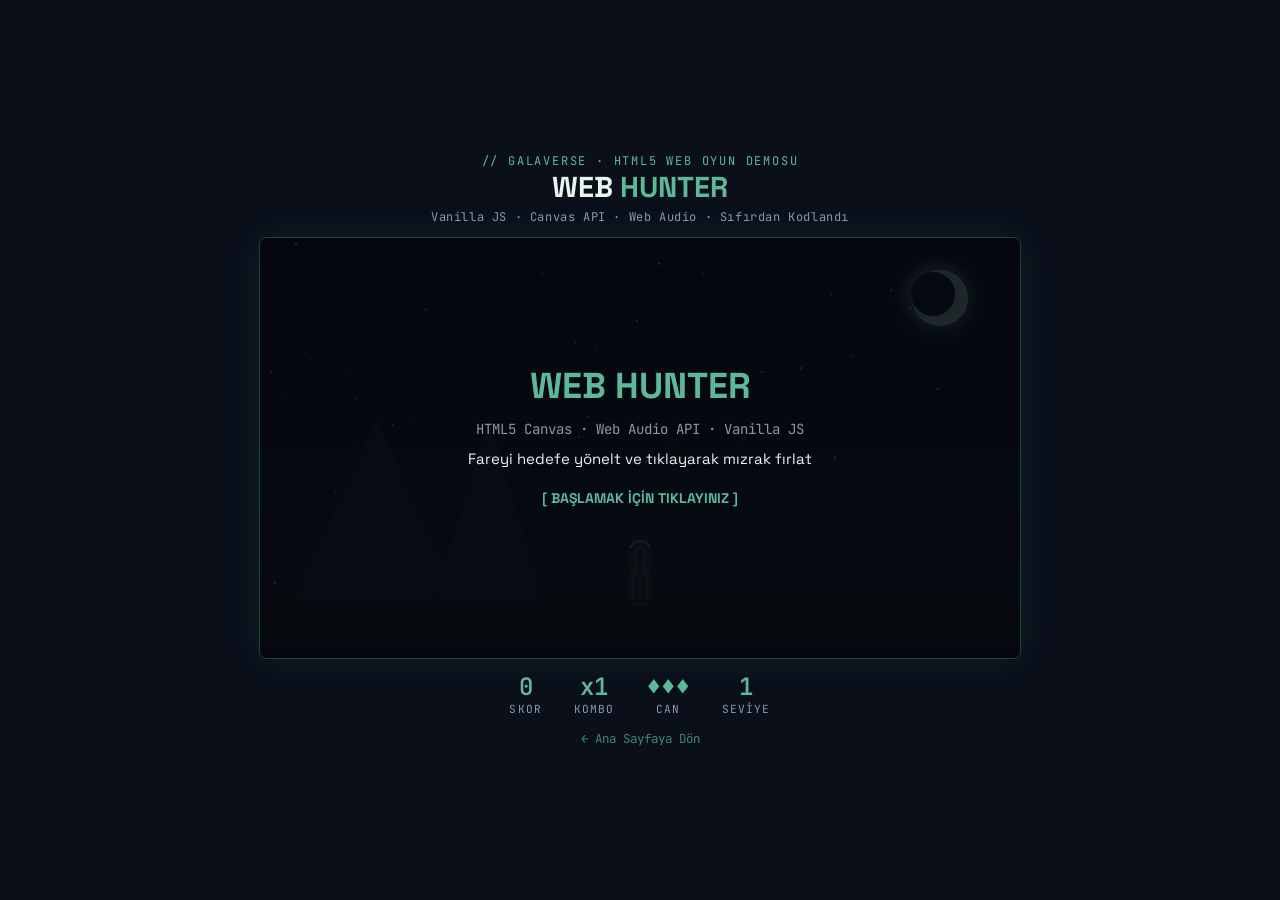
<file: game.html>
<!DOCTYPE html>
<html lang="tr">
<head>
    <meta charset="UTF-8">
    <meta name="viewport" content="width=device-width, initial-scale=1.0">
    <title>HTML5 Oyun Demo — Galaverse Creations</title>
    <link rel="canonical" href="https://galaversecreations.studio/game.html">
    <link rel="preconnect" href="https://fonts.googleapis.com">
    <link href="https://fonts.googleapis.com/css2?family=Space+Grotesk:wght@400;600;700&family=JetBrains+Mono:wght@400;500&display=swap" rel="stylesheet">
    <style>
        * { margin: 0; padding: 0; box-sizing: border-box; }
        body {
            background: #0a0f1a;
            display: flex;
            flex-direction: column;
            align-items: center;
            justify-content: center;
            min-height: 100vh;
            font-family: 'Space Grotesk', sans-serif;
            overflow: hidden;
            color: #e8f4f0;
        }
        .game-header {
            text-align: center;
            margin-bottom: 12px;
        }
        .game-header .label {
            font-family: 'JetBrains Mono', monospace;
            font-size: 0.75rem;
            color: #5db89a;
            letter-spacing: 0.15em;
            text-transform: uppercase;
        }
        .game-header h1 {
            font-size: 1.8rem;
            font-weight: 700;
            color: #e8f4f0;
        }
        .game-header h1 span { color: #5db89a; }
        #gameCanvas {
            border: 1px solid rgba(93,184,154,0.3);
            border-radius: 8px;
            cursor: crosshair;
            display: block;
            box-shadow: 0 0 40px rgba(93,184,154,0.1), inset 0 0 60px rgba(0,0,0,0.4);
        }
        .hud {
            display: flex;
            gap: 32px;
            margin-top: 12px;
            font-family: 'JetBrains Mono', monospace;
            font-size: 0.85rem;
        }
        .hud-item { text-align: center; }
        .hud-item .val {
            font-size: 1.5rem;
            font-weight: 600;
            color: #5db89a;
        }
        .hud-item .lbl {
            font-size: 0.7rem;
            color: #8899aa;
            letter-spacing: 0.1em;
            text-transform: uppercase;
        }
        .back-link {
            margin-top: 14px;
            font-family: 'JetBrains Mono', monospace;
            font-size: 0.78rem;
            color: #5db89a;
            text-decoration: none;
            opacity: 0.7;
            transition: opacity 0.2s;
        }
        .back-link:hover { opacity: 1; }
    </style>
</head>
<body>
<div class="game-header">
    <div class="label">// Galaverse · HTML5 Web Oyun Demosu</div>
    <h1>WEB <span>HUNTER</span></h1>
    <div style="font-size:0.75rem;color:#8899aa;font-family:'JetBrains Mono',monospace;margin-top:4px;letter-spacing:0.05em;">Vanilla JS · Canvas API · Web Audio · Sıfırdan Kodlandı</div>
</div>

<canvas id="gameCanvas" width="760" height="420"></canvas>

<div class="hud">
    <div class="hud-item">
        <div class="val" id="scoreEl">0</div>
        <div class="lbl">Skor</div>
    </div>
    <div class="hud-item">
        <div class="val" id="comboEl">x1</div>
        <div class="lbl">Kombo</div>
    </div>
    <div class="hud-item">
        <div class="val" id="livesEl">♦♦♦</div>
        <div class="lbl">Can</div>
    </div>
    <div class="hud-item">
        <div class="val" id="levelEl">1</div>
        <div class="lbl">Seviye</div>
    </div>
</div>

<a href="index.html" class="back-link">← Ana Sayfaya Dön</a>

<script>
const canvas = document.getElementById('gameCanvas');
const ctx = canvas.getContext('2d');

// --- STATE ---
let score = 0, combo = 1, lives = 3, level = 1, gameState = 'idle'; // Starts at start screen (idle)
let targets = [], spears = [], particles = [], shockwaves = [];
let missTimer = 0, shake = 0, levelUpTimer = 0;
let aimScrollOffset = 0;
let spawnInterval = 90, spawnTimer = 0;
let frameCount = 0;
let mouse = { x: 380, y: 210 };

// --- SOUNDS (AudioContext arcade sweeps) ---
const AC = new (window.AudioContext || window.webkitAudioContext)();

function playShootSound() {
    if (AC.state === 'suspended') AC.resume();
    const o = AC.createOscillator(), g = AC.createGain();
    o.connect(g); g.connect(AC.destination);
    o.type = 'triangle';
    o.frequency.setValueAtTime(380, AC.currentTime);
    o.frequency.exponentialRampToValueAtTime(80, AC.currentTime + 0.12);
    g.gain.setValueAtTime(0.12, AC.currentTime);
    g.gain.exponentialRampToValueAtTime(0.001, AC.currentTime + 0.12);
    o.start(); o.stop(AC.currentTime + 0.12);
}

function playHitSound(isGolden) {
    if (AC.state === 'suspended') AC.resume();
    const o = AC.createOscillator(), g = AC.createGain();
    o.connect(g); g.connect(AC.destination);
    o.type = isGolden ? 'sawtooth' : 'sine';
    o.frequency.setValueAtTime(isGolden ? 800 : 350 + combo * 40, AC.currentTime);
    o.frequency.exponentialRampToValueAtTime(isGolden ? 1600 : 650 + combo * 40, AC.currentTime + 0.18);
    g.gain.setValueAtTime(0.15, AC.currentTime);
    g.gain.exponentialRampToValueAtTime(0.001, AC.currentTime + 0.18);
    o.start(); o.stop(AC.currentTime + 0.18);
}

function playMissSound() {
    if (AC.state === 'suspended') AC.resume();
    const o = AC.createOscillator(), g = AC.createGain();
    o.connect(g); g.connect(AC.destination);
    o.type = 'sawtooth';
    o.frequency.setValueAtTime(140, AC.currentTime);
    o.frequency.exponentialRampToValueAtTime(40, AC.currentTime + 0.35);
    g.gain.setValueAtTime(0.18, AC.currentTime);
    g.gain.exponentialRampToValueAtTime(0.001, AC.currentTime + 0.35);
    o.start(); o.stop(AC.currentTime + 0.35);
}

function playLevelUpSound() {
    if (AC.state === 'suspended') AC.resume();
    const notes = [261.63, 329.63, 392.00, 523.25]; // C4, E4, G4, C5
    notes.forEach((freq, idx) => {
        setTimeout(() => {
            const o = AC.createOscillator(), g = AC.createGain();
            o.connect(g); g.connect(AC.destination);
            o.type = 'sine';
            o.frequency.setValueAtTime(freq, AC.currentTime);
            g.gain.setValueAtTime(0.12, AC.currentTime);
            g.gain.exponentialRampToValueAtTime(0.001, AC.currentTime + 0.15);
            o.start(); o.stop(AC.currentTime + 0.15);
        }, idx * 80);
    });
}

// --- TARGET ---
class Target {
    constructor() {
        this.size = 16 + Math.random() * 18;
        const side = Math.random() < 0.5 ? 'left' : 'right';
        this.x = side === 'left' ? -this.size : canvas.width + this.size;
        this.y = 60 + Math.random() * (canvas.height - 150);
        
        // 15% chance to spawn a rare golden bird target
        this.isGolden = Math.random() < 0.15;
        
        let speed = (1.3 + level * 0.25 + Math.random() * 0.9) * (side === 'left' ? 1 : -1);
        if (this.isGolden) {
            this.size = 14;
            speed *= 1.8;
            this.color = '#f1c40f'; // Gold color
            this.points = 100;
        } else {
            this.color = this.size < 23 ? '#ff6b6b' : this.size < 28 ? '#f5a623' : '#5db89a';
            this.points = this.size < 23 ? 30 : this.size < 28 ? 20 : 10;
        }
        
        this.vx = speed;
        this.vy = (Math.random() - 0.5) * 1.5;
        this.alive = true;
        this.alpha = 1;
        this.wobble = Math.random() * Math.PI * 2;
        this.wobbleSpeed = 0.06 + Math.random() * 0.06;
    }
    update() {
        this.x += this.vx;
        this.y += this.vy;
        this.wobble += this.wobbleSpeed;
        this.y += Math.sin(this.wobble) * 0.5;
        if (this.x < -80 || this.x > canvas.width + 80) this.alive = false;
    }
    draw() {
        ctx.save();
        ctx.globalAlpha = this.alpha;
        ctx.translate(this.x, this.y);
        // glow
        ctx.shadowColor = this.color;
        ctx.shadowBlur = this.isGolden ? 24 : 12;
        // body — bird silhouette
        ctx.fillStyle = this.color;
        ctx.beginPath();
        ctx.ellipse(0, 0, this.size * 0.7, this.size * 0.35, 0, 0, Math.PI * 2);
        ctx.fill();
        // wings
        ctx.beginPath();
        const wFlap = Math.sin(this.wobble * 3.5) * 8;
        ctx.moveTo(-this.size * 0.5, 0);
        ctx.quadraticCurveTo(-this.size * 0.8, -10 + wFlap, -this.size, wFlap * 0.5);
        ctx.quadraticCurveTo(-this.size * 0.8, 5, -this.size * 0.5, 0);
        ctx.fill();
        ctx.beginPath();
        ctx.moveTo(this.size * 0.5, 0);
        ctx.quadraticCurveTo(this.size * 0.8, -10 + wFlap, this.size, wFlap * 0.5);
        ctx.quadraticCurveTo(this.size * 0.8, 5, this.size * 0.5, 0);
        ctx.fill();
        // eye
        ctx.fillStyle = '#0a0f1a';
        ctx.beginPath();
        ctx.arc(this.size * 0.4 * Math.sign(this.vx), -2, 2.5, 0, Math.PI * 2);
        ctx.fill();
        ctx.restore();
    }
}

// --- SPEAR ---
class Spear {
    constructor(x, y, tx, ty) {
        this.x = canvas.width / 2;
        this.y = canvas.height - 30;
        const angle = Math.atan2(ty - this.y, tx - this.x);
        const speed = 14.5;
        this.vx = Math.cos(angle) * speed;
        this.vy = Math.sin(angle) * speed;
        this.angle = angle;
        this.alive = true;
        this.trail = [];
    }
    update() {
        this.trail.push({ x: this.x, y: this.y });
        if (this.trail.length > 8) this.trail.shift();
        this.x += this.vx;
        this.y += this.vy;
        this.vy += 0.18; // gravity
        this.angle = Math.atan2(this.vy, this.vx);
        if (this.x < 0 || this.x > canvas.width || this.y > canvas.height + 20 || this.y < -20) this.alive = false;
    }
    draw() {
        // trail
        for (let i = 0; i < this.trail.length; i++) {
            const a = (i / this.trail.length) * 0.3;
            ctx.save();
            ctx.globalAlpha = a;
            ctx.fillStyle = '#5db89a';
            ctx.beginPath();
            ctx.arc(this.trail[i].x, this.trail[i].y, 2.2, 0, Math.PI * 2);
            ctx.fill();
            ctx.restore();
        }
        ctx.save();
        ctx.translate(this.x, this.y);
        ctx.rotate(this.angle);
        ctx.shadowColor = '#5db89a';
        ctx.shadowBlur = 8;
        // shaft
        ctx.fillStyle = '#c8a97a';
        ctx.fillRect(-18, -2, 36, 4);
        // tip
        ctx.fillStyle = '#e8f4f0';
        ctx.beginPath();
        ctx.moveTo(18, 0);
        ctx.lineTo(10, -4);
        ctx.lineTo(10, 4);
        ctx.closePath();
        ctx.fill();
        // feather
        ctx.fillStyle = '#5db89a';
        ctx.beginPath();
        ctx.moveTo(-18, 0);
        ctx.lineTo(-12, -5);
        ctx.lineTo(-10, 0);
        ctx.lineTo(-12, 5);
        ctx.closePath();
        ctx.fill();
        ctx.restore();
    }
}

// --- SHOCKWAVE ---
class Shockwave {
    constructor(x, y, color) {
        this.x = x; this.y = y; this.color = color;
        this.r = 0; this.maxR = 40; this.alpha = 1;
    }
    update() {
        this.r += 2.5;
        this.alpha = 1 - (this.r / this.maxR);
    }
    draw() {
        ctx.save();
        ctx.globalAlpha = this.alpha;
        ctx.strokeStyle = this.color;
        ctx.lineWidth = 3;
        ctx.beginPath();
        ctx.arc(this.x, this.y, this.r, 0, Math.PI * 2);
        ctx.stroke();
        ctx.restore();
    }
}

// --- PARTICLES ---
function spawnParticles(x, y, color, count = 12) {
    for (let i = 0; i < count; i++) {
        const angle = (Math.PI * 2 / count) * i + Math.random() * 0.5;
        const speed = 2 + Math.random() * 4;
        particles.push({
            x, y,
            vx: Math.cos(angle) * speed,
            vy: Math.sin(angle) * speed - 2,
            alpha: 1,
            color,
            size: 2 + Math.random() * 4,
            life: 1
        });
    }
}

// --- BACKGROUND ---
const stars = Array.from({ length: 80 }, () => ({
    x: Math.random() * 760, y: Math.random() * 420,
    r: Math.random() * 1.5, a: Math.random()
}));
const mountains = [];
for (let i = 0; i < 6; i++) {
    mountains.push({
        x: i * 140 + Math.random() * 60,
        h: 80 + Math.random() * 120,
        w: 100 + Math.random() * 80,
        dark: Math.random() > 0.5
    });
}

function drawBackground() {
    // sky gradient
    const g = ctx.createLinearGradient(0, 0, 0, canvas.height);
    g.addColorStop(0, '#05080f');
    g.addColorStop(0.6, '#0a1225');
    g.addColorStop(1, '#0f1f18');
    ctx.fillStyle = g;
    ctx.fillRect(0, 0, canvas.width, canvas.height);

    // stars
    stars.forEach(s => {
        s.a += 0.01;
        const a = 0.3 + Math.abs(Math.sin(s.a)) * 0.5;
        ctx.globalAlpha = a;
        ctx.fillStyle = '#e8f4f0';
        ctx.beginPath();
        ctx.arc(s.x, s.y, s.r, 0, Math.PI * 2);
        ctx.fill();
    });
    ctx.globalAlpha = 1;

    // moon
    ctx.save();
    ctx.shadowColor = '#5db89a';
    ctx.shadowBlur = 20;
    ctx.fillStyle = '#c8e6dd';
    ctx.beginPath();
    ctx.arc(680, 60, 28, 0, Math.PI * 2);
    ctx.fill();
    ctx.fillStyle = '#0a1225';
    ctx.beginPath();
    ctx.arc(673, 56, 22, 0, Math.PI * 2);
    ctx.fill();
    ctx.restore();

    // mountains
    mountains.forEach(m => {
        ctx.fillStyle = m.dark ? '#0d1a24' : '#111f2e';
        ctx.beginPath();
        ctx.moveTo(m.x, canvas.height - 60);
        ctx.lineTo(m.x + m.w / 2, canvas.height - 60 - m.h);
        ctx.lineTo(m.x + m.w, canvas.height - 60);
        ctx.closePath();
        ctx.fill();
    });

    // ground
    const gnd = ctx.createLinearGradient(0, canvas.height - 60, 0, canvas.height);
    gnd.addColorStop(0, '#0d1f18');
    gnd.addColorStop(1, '#081510');
    ctx.fillStyle = gnd;
    ctx.fillRect(0, canvas.height - 60, canvas.width, 60);

    // player (archer silhouette)
    ctx.save();
    ctx.fillStyle = '#1a2e24';
    ctx.shadowColor = '#5db89a';
    ctx.shadowBlur = 6;
    const px = canvas.width / 2;
    // body
    ctx.fillRect(px - 6, canvas.height - 90, 12, 35);
    // head
    ctx.beginPath();
    ctx.arc(px, canvas.height - 95, 9, 0, Math.PI * 2);
    ctx.fill();
    // arm pointing toward mouse
    const angle = Math.atan2(mouse.y - (canvas.height - 85), mouse.x - px);
    ctx.strokeStyle = '#1a2e24';
    ctx.lineWidth = 6;
    ctx.lineCap = 'round';
    ctx.beginPath();
    ctx.moveTo(px, canvas.height - 85);
    ctx.lineTo(px + Math.cos(angle) * 22, canvas.height - 85 + Math.sin(angle) * 22);
    ctx.stroke();
    // bow
    ctx.strokeStyle = '#5db89a';
    ctx.lineWidth = 2;
    ctx.shadowBlur = 10;
    ctx.beginPath();
    ctx.arc(px + Math.cos(angle) * 22, canvas.height - 85 + Math.sin(angle) * 22, 10, angle - 1.2, angle + 1.2);
    ctx.stroke();
    ctx.restore();
}

// --- AIM LINE ---
function drawAimLine() {
    const px = canvas.width / 2, py = canvas.height - 85;
    ctx.save();
    aimScrollOffset -= 0.65;
    ctx.setLineDash([6, 10]);
    ctx.lineDashOffset = aimScrollOffset;
    ctx.strokeStyle = 'rgba(93,184,154,0.35)';
    ctx.lineWidth = 1.5;
    ctx.beginPath();
    ctx.moveTo(px, py);
    let sx = px, sy = py;
    const angle = Math.atan2(mouse.y - sy, mouse.x - sx);
    const speed = 14;
    let vx = Math.cos(angle) * speed, vy = Math.sin(angle) * speed;
    for (let i = 0; i < 25; i++) {
        ctx.lineTo(sx, sy);
        sx += vx; sy += vy; vy += 0.18;
    }
    ctx.stroke();
    ctx.restore();
}

// --- OVERLAYS ---
function drawHUD() {
    // crosshair
    ctx.save();
    ctx.strokeStyle = 'rgba(93,184,154,0.6)';
    ctx.lineWidth = 1;
    ctx.beginPath();
    ctx.arc(mouse.x, mouse.y, 10, 0, Math.PI * 2);
    ctx.moveTo(mouse.x - 16, mouse.y);
    ctx.lineTo(mouse.x + 16, mouse.y);
    ctx.moveTo(mouse.x, mouse.y - 16);
    ctx.lineTo(mouse.x, mouse.y + 16);
    ctx.stroke();
    ctx.restore();
}

// --- OVERLAY (start/game over) ---
function drawOverlay() {
    ctx.save();
    ctx.fillStyle = 'rgba(5,8,15,0.85)';
    ctx.fillRect(0, 0, canvas.width, canvas.height);

    if (gameState === 'idle') {
        ctx.fillStyle = '#5db89a';
        ctx.font = 'bold 36px "Space Grotesk"';
        ctx.textAlign = 'center';
        ctx.fillText('WEB HUNTER', canvas.width / 2, canvas.height / 2 - 50);
        ctx.fillStyle = '#8899aa';
        ctx.font = '14px "JetBrains Mono"';
        ctx.fillText('HTML5 Canvas · Web Audio API · Vanilla JS', canvas.width / 2, canvas.height / 2 - 14);
        ctx.fillStyle = '#e8f4f0';
        ctx.font = '15px "Space Grotesk"';
        ctx.fillText('Fareyi hedefe yönelt ve tıklayarak mızrak fırlat', canvas.width / 2, canvas.height / 2 + 16);
        ctx.fillStyle = '#5db89a';
        ctx.font = 'bold 14px "Space Grotesk"';
        ctx.fillText('[ BAŞLAMAK İÇİN TIKLAYINIZ ]', canvas.width / 2, canvas.height / 2 + 55);
    }

    if (gameState === 'dead') {
        ctx.fillStyle = '#ff6b6b';
        ctx.font = 'bold 36px "Space Grotesk"';
        ctx.textAlign = 'center';
        ctx.fillText('GAME OVER', canvas.width / 2, canvas.height / 2 - 60);
        ctx.fillStyle = '#e8f4f0';
        ctx.font = '20px "Space Grotesk"';
        ctx.fillText(`Skor: ${score}`, canvas.width / 2, canvas.height / 2 - 20);
        ctx.fillStyle = '#8899aa';
        ctx.font = '14px "JetBrains Mono"';
        ctx.fillText(`Seviye ${level} • En yüksek kombonuz: x${combo}`, canvas.width / 2, canvas.height / 2 + 15);
        ctx.fillStyle = '#5db89a';
        ctx.font = 'bold 14px "Space Grotesk"';
        ctx.fillText('[ YENİDEN OYNAMAK İÇİN TIKLAYINIZ ]', canvas.width / 2, canvas.height / 2 + 60);
    }
    ctx.restore();
}

// --- SCORE POPUPS ---
let popups = [];
function spawnPopup(x, y, text, color) {
    popups.push({ x, y, text, color, alpha: 1, vy: -1.5 });
}
function updatePopups() {
    popups = popups.filter(p => p.alpha > 0);
    popups.forEach(p => {
        p.y += p.vy; p.alpha -= 0.025;
        ctx.save();
        ctx.globalAlpha = p.alpha;
        ctx.fillStyle = p.color;
        ctx.font = 'bold 18px "Space Grotesk"';
        ctx.textAlign = 'center';
        ctx.fillText(p.text, p.x, p.y);
        ctx.restore();
    });
}

// --- GAME LOOP ---
function reset() {
    score = 0; combo = 1; lives = 3; level = 1;
    targets = []; spears = []; particles = []; popups = []; shockwaves = [];
    spawnInterval = 90; spawnTimer = 0; frameCount = 0;
    updateUI();
}

function updateUI() {
    document.getElementById('scoreEl').textContent = score;
    document.getElementById('comboEl').textContent = 'x' + combo;
    document.getElementById('livesEl').textContent = '♦'.repeat(lives) + '◇'.repeat(Math.max(0, 3 - lives));
    document.getElementById('levelEl').textContent = level;
}

function loop() {
    requestAnimationFrame(loop);
    frameCount++;

    ctx.clearRect(0, 0, canvas.width, canvas.height);

    ctx.save();
    if (gameState === 'playing' && shake > 0) {
        ctx.translate((Math.random() - 0.5) * shake, (Math.random() - 0.5) * shake);
        shake *= 0.88;
        if (shake < 0.1) shake = 0;
    }

    drawBackground();

    if (gameState !== 'playing') { 
        ctx.restore();
        drawOverlay(); 
        return; 
    }

    // Level progression check based on time (every 450 frames = 7.5 seconds)
    if (frameCount % 450 === 0) {
        level++;
        levelUpTimer = 75;
        spawnInterval = Math.max(35, spawnInterval - 8);
        playLevelUpSound();
        updateUI();
    }

    // spawn
    spawnTimer++;
    if (spawnTimer >= spawnInterval) {
        spawnTimer = 0;
        targets.push(new Target());
    }

    // update/draw targets
    targets = targets.filter(t => t.alive);
    targets.forEach(t => {
        t.update();
        // missed target — off screen
        if (!t.alive) {
            combo = 1;
            lives--;
            missTimer = 20;
            shake = 12;
            playMissSound();
            updateUI();
            if (lives <= 0) gameState = 'dead';
        }
        t.draw();
    });

    // miss flash
    if (missTimer > 0) {
        missTimer--;
        ctx.save();
        ctx.fillStyle = `rgba(255,80,80,${missTimer / 20 * 0.18})`;
        ctx.fillRect(0, 0, canvas.width, canvas.height);
        ctx.restore();
    }

    // update/draw spears
    spears = spears.filter(s => s.alive);
    spears.forEach(s => {
        s.update();
        s.draw();
        // collision
        targets.forEach(t => {
            if (!t.alive) return;
            const dx = s.x - t.x, dy = s.y - t.y;
            if (Math.sqrt(dx * dx + dy * dy) < t.size * 0.8) {
                t.alive = false;
                s.alive = false;
                spawnParticles(t.x, t.y, t.color, 14);
                shockwaves.push(new Shockwave(t.x, t.y, t.color));
                shake = t.isGolden ? 15 : 6;
                let pts = t.points * combo;
                score += pts;
                if (t.isGolden) {
                    lives = Math.min(3, lives + 1);
                    spawnPopup(t.x, t.y - 20, 'GOLDEN +1 LIFE!', '#f1c40f');
                } else {
                    spawnPopup(t.x, t.y - 20, `+${pts}`, t.color);
                }
                combo = Math.min(combo + 1, 12);
                playHitSound(t.isGolden);
                updateUI();
            }
        });
    });

    // update/draw shockwaves
    shockwaves = shockwaves.filter(sw => sw.alpha > 0);
    shockwaves.forEach(sw => {
        sw.update();
        sw.draw();
    });

    // particles
    particles = particles.filter(p => p.alpha > 0);
    particles.forEach(p => {
        p.x += p.vx; p.y += p.vy; p.vy += 0.1;
        p.alpha -= 0.03;
        ctx.save();
        ctx.globalAlpha = p.alpha;
        ctx.fillStyle = p.color;
        ctx.shadowColor = p.color;
        ctx.shadowBlur = 6;
        ctx.beginPath();
        ctx.arc(p.x, p.y, p.size, 0, Math.PI * 2);
        ctx.fill();
        ctx.restore();
    });

    drawAimLine();
    updatePopups();

    // Draw Level Up Banner
    if (levelUpTimer > 0) {
        levelUpTimer--;
        ctx.save();
        ctx.fillStyle = `rgba(93, 184, 154, ${Math.min(1, levelUpTimer / 15)})`;
        ctx.font = 'bold 28px "Space Grotesk"';
        ctx.textAlign = 'center';
        ctx.shadowColor = '#5db89a';
        ctx.shadowBlur = 15;
        ctx.fillText(`SEVİYE / LEVEL ${level}`, canvas.width / 2, canvas.height / 2 - 80);
        ctx.font = '13px "JetBrains Mono"';
        ctx.fillText('HIZ ARTTI! / SPEED INCREASED!', canvas.width / 2, canvas.height / 2 - 55);
        ctx.restore();
    }

    ctx.restore(); // Restore camera shake

    drawHUD();
}

// --- INPUT ---
canvas.addEventListener('mousemove', e => {
    const r = canvas.getBoundingClientRect();
    mouse.x = e.clientX - r.left;
    mouse.y = e.clientY - r.top;
});

canvas.addEventListener('click', e => {
    if (AC.state === 'suspended') AC.resume();
    if (gameState === 'idle') { gameState = 'playing'; return; }
    if (gameState === 'dead') { reset(); gameState = 'playing'; return; }
    const r = canvas.getBoundingClientRect();
    const mx = e.clientX - r.left, my = e.clientY - r.top;
    spears.push(new Spear(canvas.width / 2, canvas.height - 30, mx, my));
    playShootSound();
});

// --- START ---
loop();
</script>
</body>
</html>
</file>
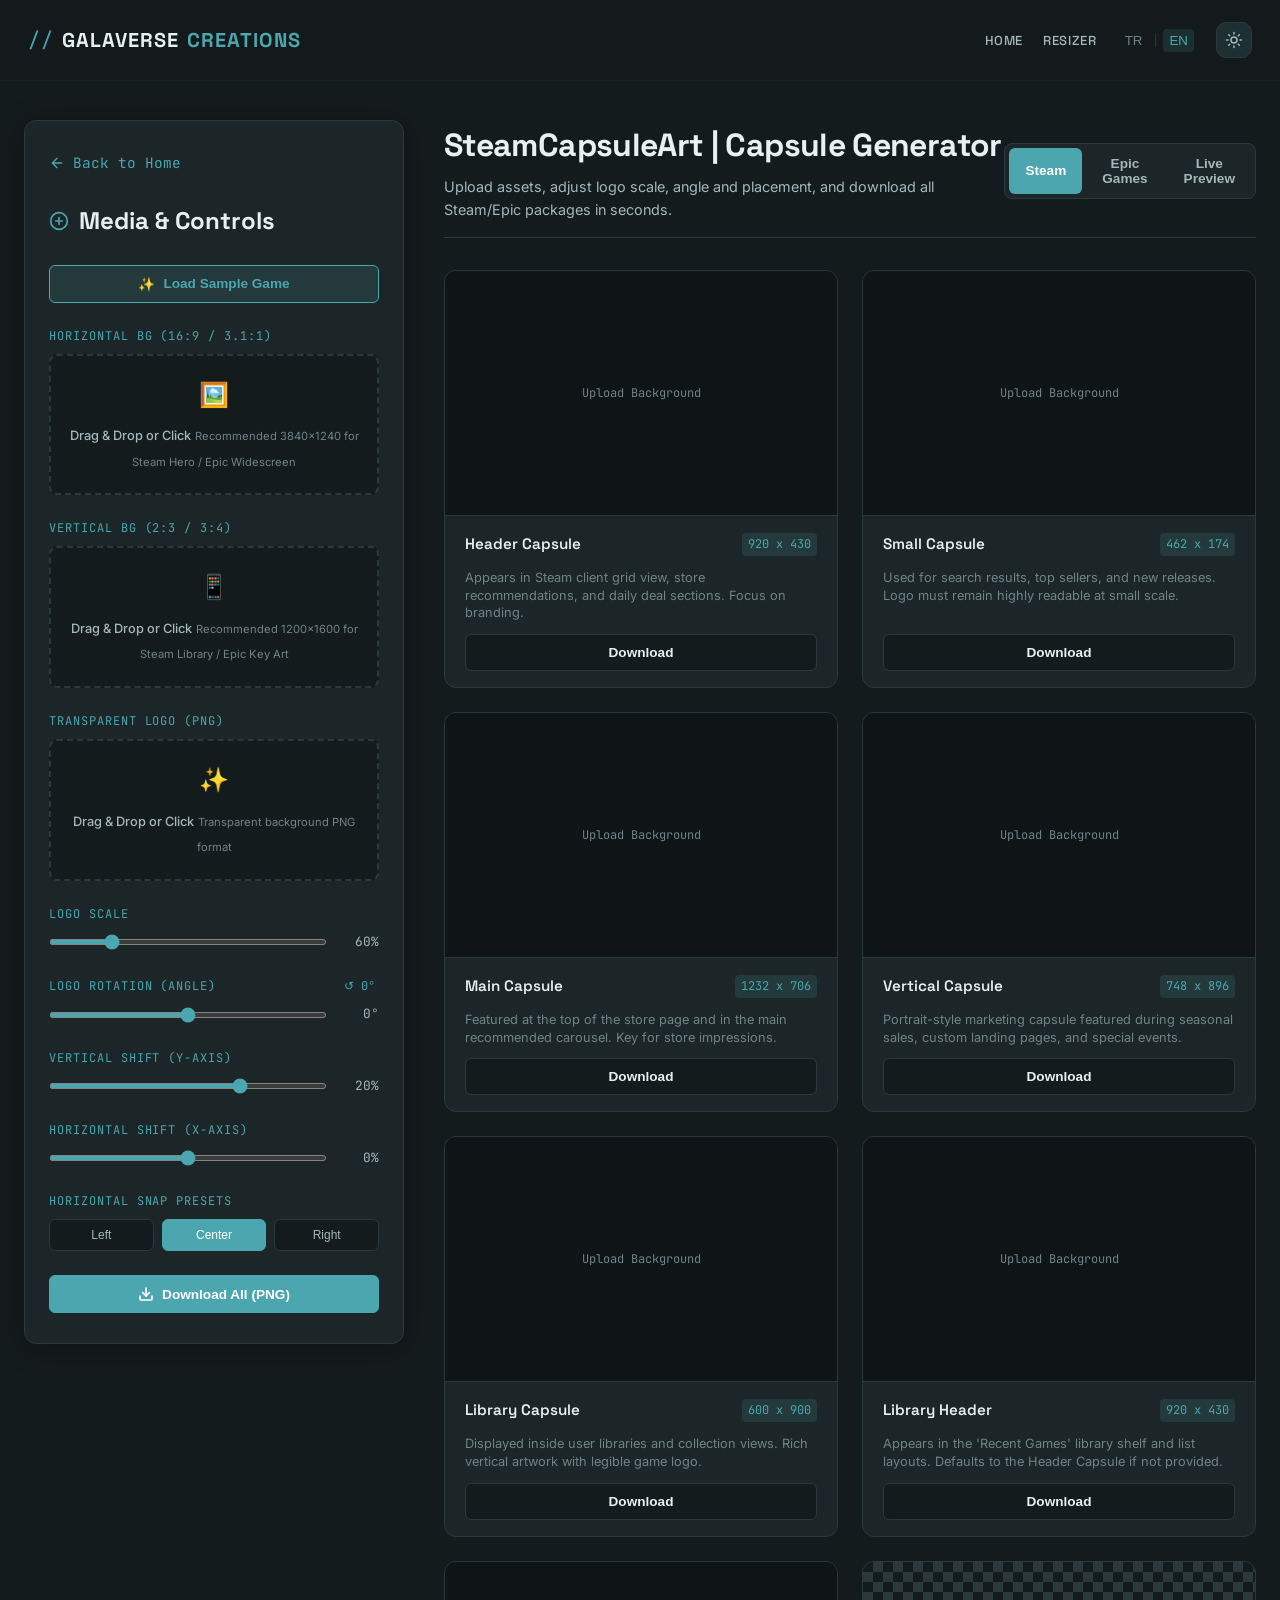
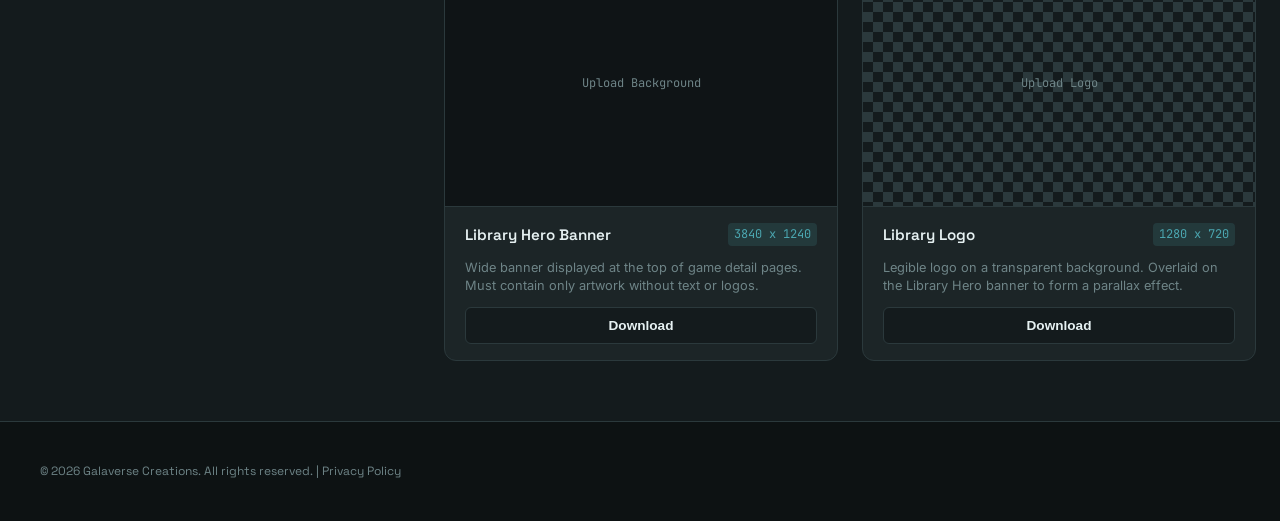
<file: generator.html>
<!DOCTYPE html>
<html lang="en" data-theme="dark">
<head>
    <meta charset="UTF-8">
    <meta name="viewport" content="width=device-width, initial-scale=1.0">
    <title>SteamCapsuleArt | Steam Capsule Generator & Marketing Tool - Galaverse Creations</title>
    <meta name="description" content="SteamCapsuleArt: Free Steam and Epic Games capsule art generator, banner maker, and store mockup tool by Galaverse Creations. Position, scale, rotate your logo, and export all capsule assets.">
    <meta name="keywords" content="steam capsule art, steamcapsuleart, steam capsule generator, steam capsule maker, epic games capsule generator, epic games store key art, egs capsule maker, epic games store assets, epic store banner, steam library hero, steam small capsule, steam store assets, game marketing tool, indie game key art generator, store mockup tool, galaverse creations">
    <link rel="canonical" href="https://galaversecreations.studio/generator.html">
    
    <!-- Open Graph / Social Media -->
    <meta property="og:type" content="website">
    <meta property="og:url" content="https://galaversecreations.studio/generator.html">
    <meta property="og:title" content="SteamCapsuleArt | Free Steam & Epic Games Capsule Generator">
    <meta property="og:description" content="Free tool to generate, scale, rotate and preview Steam and Epic Games Store capsules, library assets, and mockups in seconds.">
    <meta property="og:image" content="https://galaversecreations.studio/images/horizontal.png">

    <!-- Twitter -->
    <meta property="twitter:card" content="summary_large_image">
    <meta property="twitter:title" content="SteamCapsuleArt | Free Steam & Epic Games Capsule Generator">
    <meta property="twitter:description" content="Free Steam & Epic Games capsule maker with rotation, scaling, and live store mockups.">
    <meta property="twitter:image" content="https://galaversecreations.studio/images/horizontal.png">

    <!-- Structured Data (Schema.org) JSON-LD for WebApplication -->
    <script type="application/ld+json">
    {
      "@context": "https://schema.org",
      "@type": "WebApplication",
      "name": "SteamCapsuleArt",
      "alternateName": ["Steam & Epic Games Capsule Art Generator", "SteamCapsuleArt Maker"],
      "url": "https://galaversecreations.studio/generator.html",
      "description": "Free web tool for indie game developers to generate, position, scale, rotate logos, and export complete store capsule sets for Steam and Epic Games Store.",
      "applicationCategory": "DesignApplication",
      "operatingSystem": "All modern browsers",
      "offers": {
        "@type": "Offer",
        "price": "0",
        "priceCurrency": "USD"
      },
      "creator": {
        "@type": "Organization",
        "name": "Galaverse Creations",
        "url": "https://galaversecreations.studio/"
      },
      "featureList": [
        "Steam Main Capsule 460x215 generator",
        "Steam Vertical Library Capsule 600x900 generator",
        "Steam Header Capsule 920x430 generator",
        "Steam Small Capsule 231x87 generator",
        "Steam Library Hero 3840x1240 generator",
        "Epic Games Store key art and portrait/landscape capsule layout previews",
        "360-degree free logo rotation and 250% scaling",
        "Interactive Steam Store & Library live mockup previews",
        "Single-click batch ZIP export"
      ]
    }
    </script>

    <!-- Google Fonts -->
    <link rel="preconnect" href="https://fonts.googleapis.com">
    <link rel="preconnect" href="https://fonts.gstatic.com" crossorigin>
    <link href="https://fonts.googleapis.com/css2?family=Inter:wght@300;400;500;600;700&family=Space+Grotesk:wght@400;500;600;700&family=JetBrains+Mono:wght@400;500&display=swap" rel="stylesheet">
    <!-- CSS Stylesheet -->
    <link rel="stylesheet" href="style.css">
    <!-- Theme Initialization Script to prevent FOUC -->
    <script>
        (function() {
            const savedTheme = localStorage.getItem('galaverse-theme') || 'dark';
            document.documentElement.setAttribute('data-theme', savedTheme);
        })();
    </script>
    <style>
        canvas {
            max-width: 100%;
        }

        .generator-container {
            max-width: 1400px;
            margin: 120px auto 60px auto;
            padding: 0 24px;
            display: grid;
            grid-template-columns: 380px 1fr;
            gap: 40px;
            align-items: start;
        }

        @media (max-width: 1024px) {
            .generator-container {
                grid-template-columns: 1fr;
                margin-top: 100px;
            }
            .control-panel {
                position: static !important;
            }
        }

        /* Sidebar Control Panel */
        .control-panel {
            background: var(--bg-card);
            border: 1px solid var(--border-color);
            border-radius: 12px;
            padding: 30px 24px;
            position: sticky;
            top: 100px;
            box-shadow: 0 4px 20px rgba(0, 0, 0, 0.02);
            transition: var(--transition-smooth);
        }
        [data-theme="dark"] .control-panel {
            box-shadow: 0 4px 30px rgba(0, 0, 0, 0.3);
        }

        .panel-title {
            font-family: var(--font-heading);
            font-size: 1.5rem;
            font-weight: 700;
            margin-bottom: 24px;
            color: var(--text-primary);
            display: flex;
            align-items: center;
            gap: 10px;
        }

        .panel-title svg {
            color: var(--accent);
        }

        .control-group {
            margin-bottom: 24px;
        }

        .control-group label {
            display: block;
            font-size: 0.75rem;
            font-family: var(--font-mono);
            color: var(--accent);
            letter-spacing: .08em;
            text-transform: uppercase;
            margin-bottom: 8px;
        }

        /* Upload Zone */
        .upload-zone {
            border: 2px dashed var(--border-color);
            border-radius: 8px;
            padding: 20px 16px;
            text-align: center;
            background: var(--bg-main);
            cursor: pointer;
            position: relative;
            transition: var(--transition-fast);
        }
        .upload-zone:hover {
            border-color: var(--accent);
            background: var(--bg-card-hover);
        }
        .upload-zone input[type="file"] {
            position: absolute;
            top: 0; left: 0; width: 100%; height: 100%;
            opacity: 0;
            cursor: pointer;
        }
        .upload-icon {
            font-size: 1.5rem;
            margin-bottom: 8px;
            display: block;
        }
        .upload-text {
            font-size: 0.8rem;
            color: var(--text-secondary);
            font-weight: 500;
        }
        .upload-desc {
            font-size: 0.7rem;
            color: var(--text-muted);
            margin-top: 4px;
        }
        .upload-preview-indicator {
            display: none;
            align-items: center;
            justify-content: center;
            gap: 8px;
            color: #2c6e75;
            font-family: var(--font-mono);
            font-size: 0.75rem;
            margin-top: 6px;
        }
        .upload-zone.has-file .upload-preview-indicator {
            display: flex;
        }
        .upload-zone.has-file .upload-icon,
        .upload-zone.has-file .upload-text,
        .upload-zone.has-file .upload-desc {
            display: none;
        }

        /* Sliders */
        .slider-wrapper {
            display: flex;
            align-items: center;
            gap: 12px;
        }
        .slider-wrapper input[type="range"] {
            flex: 1;
            accent-color: var(--accent);
            height: 6px;
            border-radius: 3px;
            background: var(--border-color);
            outline: none;
        }
        .slider-val {
            font-family: var(--font-mono);
            font-size: 0.8rem;
            color: var(--text-secondary);
            min-width: 40px;
            text-align: right;
        }

        /* Preset select buttons */
        .presets-grid {
            display: grid;
            grid-template-columns: repeat(3, 1fr);
            gap: 8px;
        }
        .preset-btn {
            background: var(--bg-main);
            border: 1px solid var(--border-color);
            color: var(--text-secondary);
            padding: 8px;
            font-size: 0.75rem;
            font-weight: 500;
            border-radius: 6px;
            cursor: pointer;
            text-align: center;
            transition: var(--transition-fast);
        }
        .preset-btn:hover {
            border-color: var(--border-color-hover);
            color: var(--text-primary);
        }
        .preset-btn.active {
            background: var(--accent);
            border-color: var(--accent);
            color: #ffffff;
        }

        /* Right Side: Showcase Dashboard */
        .showcase-dashboard {
            display: flex;
            flex-direction: column;
            gap: 32px;
        }

        .showcase-header {
            display: flex;
            justify-content: space-between;
            align-items: center;
            border-bottom: 1px solid var(--border-color);
            padding-bottom: 16px;
        }

        .showcase-title-area h1 {
            font-family: var(--font-heading);
            font-size: 2rem;
            font-weight: 700;
            color: var(--text-primary);
        }
        .showcase-title-area p {
            font-size: 0.9rem;
            color: var(--text-secondary);
            margin-top: 4px;
        }

        .tab-buttons {
            display: flex;
            background: var(--bg-card);
            border: 1px solid var(--border-color);
            padding: 4px;
            border-radius: 8px;
            gap: 4px;
        }
        .tab-btn {
            padding: 8px 16px;
            font-size: 0.85rem;
            font-weight: 600;
            border: none;
            background: transparent;
            color: var(--text-secondary);
            cursor: pointer;
            border-radius: 6px;
            transition: var(--transition-fast);
        }
        .tab-btn.active {
            background: var(--accent);
            color: #ffffff;
        }

        /* Grid of previews */
        .previews-grid {
            display: grid;
            grid-template-columns: repeat(auto-fit, minmax(280px, 1fr));
            gap: 24px;
        }

        .preview-card {
            background: var(--bg-card);
            border: 1px solid var(--border-color);
            border-radius: 12px;
            overflow: hidden;
            display: flex;
            flex-direction: column;
            transition: var(--transition-smooth);
        }
        .preview-card:hover {
            transform: translateY(-4px);
            box-shadow: 0 10px 30px rgba(0,0,0,0.06);
            border-color: var(--border-color-hover);
        }

        .canvas-container {
            background: #0f1416;
            display: flex;
            align-items: center;
            justify-content: center;
            position: relative;
            aspect-ratio: 16/10;
            overflow: hidden;
            border-bottom: 1px solid var(--border-color);
        }

        /* Checkerboard pattern for transparent canvases like the library logo */
        .preview-card[data-preset="steam-library-logo"] .canvas-container {
            background-image: linear-gradient(45deg, var(--border-color) 25%, transparent 25%), 
                              linear-gradient(-45deg, var(--border-color) 25%, transparent 25%), 
                              linear-gradient(45deg, transparent 75%, var(--border-color) 75%), 
                              linear-gradient(-45deg, transparent 75%, var(--border-color) 75%);
            background-size: 20px 20px;
            background-position: 0 0, 0 10px, 10px -10px, -10px 0px;
            background-color: var(--bg-main);
        }

        /* Render responsive representation of high res canvas */
        .canvas-container canvas {
            max-width: 100%;
            max-height: 100%;
            object-fit: contain;
            display: block;
        }

        .card-body {
            padding: 16px 20px;
            display: flex;
            flex-direction: column;
            gap: 12px;
            flex: 1;
        }

        .card-meta {
            display: flex;
            justify-content: space-between;
            align-items: center;
        }

        .card-name {
            font-family: var(--font-heading);
            font-size: 0.95rem;
            font-weight: 600;
            color: var(--text-primary);
        }

        .card-size {
            font-family: var(--font-mono);
            font-size: 0.75rem;
            color: var(--accent);
            background: var(--accent-glow);
            padding: 2px 6px;
            border-radius: 4px;
        }

        .card-desc {
            font-size: 0.8rem;
            color: var(--text-muted);
            line-height: 1.4;
            flex: 1;
        }

        .download-btn {
            background: var(--bg-main);
            color: var(--text-primary);
            border: 1px solid var(--border-color);
            padding: 10px;
            border-radius: 6px;
            font-size: 0.85rem;
            font-weight: 600;
            cursor: pointer;
            display: flex;
            align-items: center;
            justify-content: center;
            gap: 8px;
            transition: var(--transition-fast);
        }
        .download-btn:hover {
            background: var(--accent);
            border-color: var(--accent);
            color: #ffffff;
        }

        /* Quick helper warning for blank states */
        .placeholder-indicator {
            position: absolute;
            text-align: center;
            color: var(--text-muted);
            font-size: 0.75rem;
            font-family: var(--font-mono);
            z-index: 2;
            pointer-events: none;
            padding: 10px;
        }

        /* Back button styling */
        .back-btn-wrapper {
            margin-bottom: 24px;
        }
        .back-home-btn {
            display: inline-flex;
            align-items: center;
            gap: 8px;
            color: var(--accent);
            text-decoration: none;
            font-family: var(--font-mono);
            font-size: 0.9rem;
            transition: var(--transition-fast);
        }
        .back-home-btn:hover {
            color: var(--accent-hover);
            transform: translateX(-4px);
        }

        /* Hide tabs based on tab selection */
        .tab-content {
            display: none;
        }
        .tab-content.active {
            display: block;
        }

        .bulk-actions {
            display: flex;
            gap: 12px;
            margin-top: 10px;
        }

        .btn-primary {
            background: var(--accent);
            color: #ffffff;
            border: 1px solid var(--accent);
        }
        .btn-primary:hover {
            background: var(--accent-hover);
            border-color: var(--accent-hover);
        }

        /* Steam Mockups Styles */
        .mockup-grid {
            display: flex;
            flex-direction: column;
            gap: 32px;
        }

        .mockup-section-title {
            font-family: var(--font-heading);
            font-size: 1.2rem;
            font-weight: 600;
            color: var(--text-primary);
            border-bottom: 1px solid var(--border-color);
            padding-bottom: 8px;
            margin-bottom: 16px;
            margin-top: 16px;
        }

        /* Steam Store Page Sidebar Mockup */
        .steam-store-mockup {
            display: grid;
            grid-template-columns: 320px 1fr;
            background: #1b2838;
            color: #c7d5e0;
            border-radius: 8px;
            overflow: hidden;
            font-family: Arial, Helvetica, sans-serif;
            font-size: 12px;
            border: 1px solid rgba(0, 0, 0, 0.2);
        }

        @media (max-width: 768px) {
            .steam-store-mockup {
                grid-template-columns: 1fr;
            }
        }

        .steam-store-left {
            background: #162231;
            padding: 16px;
            display: flex;
            flex-direction: column;
            gap: 12px;
        }

        .steam-store-right {
            padding: 24px;
            display: flex;
            flex-direction: column;
            justify-content: space-between;
            background: radial-gradient(circle at top right, rgba(102, 192, 244, 0.05) 0%, transparent 60%), #1b2838;
        }

        .steam-store-image-container {
            width: 100%;
            aspect-ratio: 460/215;
            background: #000;
            position: relative;
            border: 1px solid rgba(0,0,0,0.4);
            box-shadow: 0 4px 12px rgba(0,0,0,0.5);
        }

        .steam-store-image-container canvas {
            width: 100%;
            height: 100%;
            object-fit: cover;
        }

        .steam-store-info-row {
            display: flex;
            margin-bottom: 6px;
            line-height: 1.4;
        }

        .steam-store-info-label {
            width: 110px;
            color: #556772;
            text-transform: uppercase;
            font-size: 10px;
            font-weight: bold;
        }

        .steam-store-info-value {
            color: #66c0f4;
            cursor: pointer;
        }
        .steam-store-info-value:hover {
            color: #fff;
        }

        .steam-store-info-value.date {
            color: #8f98a0;
            cursor: default;
        }

        .steam-store-tags {
            display: flex;
            flex-wrap: wrap;
            gap: 4px;
            margin-top: 10px;
        }

        .steam-store-tag {
            background: rgba(103, 193, 245, 0.1);
            color: #67c1f5;
            padding: 4px 8px;
            border-radius: 2px;
            font-size: 11px;
            cursor: pointer;
        }
        .steam-store-tag:hover {
            background: rgba(103, 193, 245, 0.2);
            color: #fff;
        }

        /* Steam Purchase Mockup Area */
        .steam-purchase-box {
            background: linear-gradient(135deg, #182637 0%, #14202e 100%);
            border-radius: 4px;
            padding: 16px;
            margin-top: 16px;
            display: flex;
            justify-content: space-between;
            align-items: center;
            border: 1px solid rgba(255,255,255,0.03);
        }

        .steam-purchase-title {
            font-size: 16px;
            font-weight: bold;
            color: #fff;
        }

        .steam-purchase-action {
            display: flex;
            background: #000;
            padding: 2px;
            border-radius: 3px;
            align-items: center;
        }

        .steam-purchase-price {
            padding: 0 12px;
            color: #c7d5e0;
            font-size: 13px;
            flex-shrink: 0;
        }

        .steam-purchase-btn {
            background: linear-gradient( to bottom, #75b022 5%, #588a1b 95%);
            color: #d2efa9;
            padding: 8px 16px;
            border: none;
            border-radius: 2px;
            font-weight: bold;
            cursor: pointer;
            text-shadow: 0px 1px 0px rgba( 0, 0, 0, 0.3 );
            white-space: nowrap;
            flex-shrink: 0;
        }
        .steam-purchase-btn:hover {
            background: linear-gradient( to bottom, #8ed629 5%, #69a520 95%);
            color: #fff;
        }

        /* Steam Search Mockup */
        .steam-search-mockup {
            display: flex;
            flex-direction: column;
            background: #17202d;
            border-radius: 6px;
            overflow: hidden;
            padding: 8px;
            gap: 4px;
        }

        .steam-search-row {
            display: flex;
            align-items: center;
            background: rgba(0, 0, 0, 0.2);
            height: 48px;
            padding: 0 12px 0 0;
            font-family: Arial, Helvetica, sans-serif;
            font-size: 12px;
            color: #c7d5e0;
            cursor: pointer;
            transition: background 0.1s;
            border-left: 4px solid transparent;
        }
        .steam-search-row:hover {
            background: rgba(255, 255, 255, 0.05);
            border-left-color: #66c0f4;
        }

        .steam-search-img {
            width: 120px;
            height: 100%;
            background: #000;
        }
        .steam-search-img canvas {
            width: 100%;
            height: 100%;
            object-fit: cover;
        }

        .steam-search-title-col {
            flex: 1;
            padding-left: 12px;
            font-size: 14px;
            font-weight: 500;
            color: #c7d5e0;
        }

        .steam-search-released {
            width: 120px;
            color: #4c6c8c;
            text-align: right;
        }

        .steam-search-reviews {
            width: 60px;
            display: flex;
            justify-content: center;
            align-items: center;
        }

        .steam-review-icon {
            width: 16px;
            height: 16px;
            background: #66c0f4;
            border-radius: 2px;
            display: flex;
            align-items: center;
            justify-content: center;
            color: #17202d;
            font-weight: bold;
            font-size: 9px;
        }

        .steam-search-price-col {
            width: 120px;
            display: flex;
            justify-content: flex-end;
            align-items: center;
            gap: 8px;
        }

        .steam-discount-tag {
            background: #4c6b22;
            color: #a4d007;
            padding: 3px 6px;
            font-weight: bold;
            font-size: 11px;
            border-radius: 2px;
        }

        .steam-price-strike {
            text-decoration: line-through;
            color: #56687a;
            font-size: 11px;
        }

        .steam-price-final {
            color: #a4d007;
            font-weight: bold;
        }

        /* Steam Library Hero Layout */
        .steam-library-hero-mockup {
            position: relative;
            width: 100%;
            aspect-ratio: 3840/1240;
            background: #0b0e0f;
            border-radius: 8px;
            overflow: hidden;
            border: 1px solid rgba(0, 0, 0, 0.4);
            box-shadow: 0 4px 12px rgba(0,0,0,0.3);
        }

        .steam-library-hero-mockup canvas.bg-canvas {
            width: 100%;
            height: 100%;
            object-fit: cover;
        }

        .steam-library-logo-overlay {
            position: absolute;
            bottom: 12%;
            left: 6%;
            width: 26%;
            aspect-ratio: 16/9;
            z-index: 5;
            filter: drop-shadow(0 8px 16px rgba(0,0,0,0.6));
        }

        .steam-library-logo-overlay canvas {
            width: 100%;
            height: 100%;
            object-fit: contain;
        }

        /* Library Play Bar Mockup */
        .steam-library-playbar {
            background: #282e38;
            height: 64px;
            border-radius: 0 0 8px 8px;
            margin-top: -4px;
            border: 1px solid rgba(255,255,255,0.05);
            display: flex;
            align-items: center;
            padding: 0 24px;
            justify-content: space-between;
        }

        .steam-library-play-btn {
            background: linear-gradient( to right, #a4d007 0%, #75b022 100%);
            color: #fff;
            font-family: sans-serif;
            font-size: 14px;
            font-weight: bold;
            border: none;
            padding: 10px 48px;
            border-radius: 4px;
            text-transform: uppercase;
            cursor: pointer;
            box-shadow: 0 4px 10px rgba(117,176,34,0.3);
        }
        .steam-library-play-btn:hover {
            background: linear-gradient( to right, #bbf009 0%, #8ed629 100%);
        }

        .steam-library-stats {
            display: flex;
            gap: 32px;
            color: #8f98a0;
            font-family: sans-serif;
            font-size: 11px;
        }

        .steam-library-stat-label {
            text-transform: uppercase;
            font-size: 9px;
            letter-spacing: 0.05em;
            margin-bottom: 2px;
        }

        .steam-library-stat-val {
            color: #c7d5e0;
            font-size: 13px;
            font-weight: 500;
        }

        /* Steam Library Grid mockup */
        .steam-library-grid-mockup {
            display: grid;
            grid-template-columns: repeat(4, 1fr);
            gap: 16px;
            background: #1c2633;
            padding: 24px;
            border-radius: 8px;
            border: 1px solid rgba(0,0,0,0.2);
        }

        @media (max-width: 768px) {
            .steam-library-grid-mockup {
                grid-template-columns: repeat(2, 1fr);
            }
        }

        .library-grid-item {
            aspect-ratio: 600/900;
            background: #0f1416;
            border-radius: 4px;
            overflow: hidden;
            border: 1px solid rgba(255,255,255,0.05);
            box-shadow: 0 4px 10px rgba(0,0,0,0.3);
            transition: transform 0.2s, box-shadow 0.2s;
            position: relative;
            cursor: pointer;
        }
        .library-grid-item:hover {
            transform: scale(1.03);
            box-shadow: 0 8px 20px rgba(0,0,0,0.5);
            border-color: #66c0f4;
        }

        .library-grid-item canvas {
            width: 100%;
            height: 100%;
            object-fit: cover;
        }

        .library-grid-item.dummy {
            background-size: cover;
            background-position: center;
        }

        .library-grid-item-name {
            position: absolute;
            bottom: 0;
            left: 0;
            width: 100%;
            background: linear-gradient(transparent, rgba(0,0,0,0.8));
            color: #fff;
            padding: 20px 10px 10px 10px;
            font-size: 12px;
            font-family: sans-serif;
            font-weight: 600;
        }

        .mockup-columns-container {
            display: grid;
            grid-template-columns: 1.2fr 0.8fr;
            gap: 24px;
        }
        @media (max-width: 992px) {
            .mockup-columns-container {
                grid-template-columns: 1fr;
            }
        }
        @media (max-width: 768px) {
            .generator-container {
                grid-template-columns: 1fr;
                gap: 24px;
                padding: 0 16px;
                margin-top: 90px;
            }
            .control-panel {
                padding: 20px 16px;
            }
            .showcase-header {
                flex-direction: column;
                align-items: stretch;
                gap: 16px;
            }
            .showcase-title-area {
                text-align: center;
            }
            .showcase-title-area h1 {
                font-size: 1.6rem;
            }
            .tab-buttons {
                justify-content: center;
                flex-wrap: wrap;
                width: 100%;
                gap: 8px;
            }
            .tab-btn {
                flex: 1 1 auto;
                padding: 8px 10px;
                font-size: 0.75rem;
                text-align: center;
            }
            .steam-store-mockup {
                grid-template-columns: 1fr;
                max-width: 100%;
            }
            .steam-store-right,
            .steam-store-left {
                min-width: 0;
            }
            .steam-purchase-box {
                flex-direction: column;
                gap: 12px;
                align-items: stretch;
                text-align: center;
            }
            .steam-purchase-action {
                justify-content: space-between;
            }
            .steam-purchase-action a {
                display: block;
                flex-shrink: 0;
            }
            .steam-library-playbar {
                height: auto;
                flex-direction: column;
                padding: 16px;
                gap: 16px;
                align-items: stretch;
            }
            .steam-library-stats {
                gap: 16px;
                justify-content: space-between;
            }
            .steam-search-released,
            .steam-search-reviews {
                display: none;
            }
            .steam-search-price-col {
                width: 70px;
            }
            .steam-search-img {
                width: 80px;
            }
            .steam-search-title-col {
                font-size: 12px;
                padding-left: 8px;
            }
            .steam-library-grid-mockup {
                padding: 12px;
                gap: 8px;
            }
        }
    </style>
</head>
<body>

    <!-- Sticky Navbar -->
    <nav class="navbar" id="navbar">
        <div class="nav-container">
            <a href="index.html" class="logo">
                <span class="logo-symbol">//</span> GALAVERSE <span class="accent-text">CREATIONS</span>
            </a>
            
            <div class="nav-right">
                <ul class="nav-links" id="nav-links">
                    <li><a href="index.html" class="nav-link" data-tr="Ana Sayfa" data-en="Home">Ana Sayfa</a></li>
                    <li><a href="resizer.html" class="nav-link" data-tr="Boyutlandırıcı" data-en="Resizer">Boyutlandırıcı</a></li>
                </ul>

                <!-- Language Switcher -->
                <div class="lang-switch">
                    <button class="lang-btn" data-lang="tr">TR</button>
                    <span class="lang-separator">|</span>
                    <button class="lang-btn" data-lang="en">EN</button>
                </div>

                <!-- Theme Switcher -->
                <button class="theme-toggle" id="theme-toggle" aria-label="Tema Değiştir">
                    <svg class="theme-icon sun" width="18" height="18" viewBox="0 0 24 24" fill="none" stroke="currentColor" stroke-width="2" stroke-linecap="round" stroke-linejoin="round">
                        <circle cx="12" cy="12" r="4"></circle>
                        <path d="M12 2v2M12 20v2M4.93 4.93l1.41 1.41M17.66 17.66l1.41 1.41M2 12h2M20 12h2M6.34 17.66l-1.41 1.41M19.07 4.93l-1.41 1.41"></path>
                    </svg>
                    <svg class="theme-icon moon" width="18" height="18" viewBox="0 0 24 24" fill="none" stroke="currentColor" stroke-width="2" stroke-linecap="round" stroke-linejoin="round">
                        <path d="M12 3a6 6 0 0 0 9 9 9 9 0 1 1-9-9Z"></path>
                    </svg>
                </button>

                <button class="menu-toggle" id="menu-toggle" aria-label="Menüyü Aç">
                    <span class="bar"></span>
                    <span class="bar"></span>
                    <span class="bar"></span>
                </button>
            </div>
        </div>
    </nav>

    <!-- Main Workspace -->
    <main class="generator-container">
        
        <!-- Left: Upload & Config Controls -->
        <div class="control-panel">
            <div class="back-btn-wrapper">
                <a href="index.html" class="back-home-btn">
                    <svg width="16" height="16" viewBox="0 0 24 24" fill="none" stroke="currentColor" stroke-width="2" stroke-linecap="round" stroke-linejoin="round">
                        <line x1="19" y1="12" x2="5" y2="12"></line>
                        <polyline points="12 19 5 12 12 5"></polyline>
                    </svg>
                    <span data-tr="Ana Sayfaya Dön" data-en="Back to Home">Ana Sayfaya Dön</span>
                </a>
            </div>

            <div class="panel-title">
                <svg width="20" height="20" viewBox="0 0 24 24" fill="none" stroke="currentColor" stroke-width="2" stroke-linecap="round" stroke-linejoin="round"><path d="M12 22c5.523 0 10-4.477 10-10S17.523 2 12 2 2 6.477 2 12s4.477 10 10 10z"/><path d="M12 8v8"/><path d="M8 12h8"/></svg>
                <span data-tr="Medya & Kontroller" data-en="Media & Controls">Medya & Kontroller</span>
            </div>

            <!-- Demo Load Button -->
            <div class="control-group" style="margin-bottom: 24px;">
                <button type="button" class="download-btn" id="btn-load-demo" style="width: 100%; border-color: var(--accent); color: var(--accent); background: var(--accent-glow); display: flex; align-items: center; justify-content: center; gap: 8px;">
                    ✨ <span data-tr="Örnek Oyun Yükle" data-en="Load Sample Game">Örnek Oyun Yükle</span>
                </button>
            </div>

            <!-- Upload 1: Widescreen Background -->
            <div class="control-group">
                <label data-tr="Yatay Arka Plan (16:9 / 3.1:1)" data-en="Horizontal BG (16:9 / 3.1:1)">Yatay Arka Plan (16:9 / 3.1:1)</label>
                <div class="upload-zone" id="zone-horizontal">
                    <span class="upload-icon">🖼️</span>
                    <span class="upload-text" data-tr="Görsel Sürükle veya Seç" data-en="Drag & Drop or Click">Görsel Sürükle veya Seç</span>
                    <span class="upload-desc" data-tr="Steam Kahramanı / Epic için önerilen 3840x1240" data-en="Recommended 3840x1240 for Steam Hero / Epic Widescreen">Önerilen: 3840x1240</span>
                    <div class="upload-preview-indicator">
                        <span>✓</span> <span class="file-name-span">yatay_bg.jpg</span>
                    </div>
                    <input type="file" id="input-horizontal" accept="image/*">
                </div>
            </div>

            <!-- Upload 2: Vertical Background -->
            <div class="control-group">
                <label data-tr="Dikey Arka Plan (2:3 / 3:4)" data-en="Vertical BG (2:3 / 3:4)">Dikey Arka Plan (2:3 / 3:4)</label>
                <div class="upload-zone" id="zone-vertical">
                    <span class="upload-icon">📱</span>
                    <span class="upload-text" data-tr="Görsel Sürükle veya Seç" data-en="Drag & Drop or Click">Görsel Sürükle veya Seç</span>
                    <span class="upload-desc" data-tr="Steam Kütüphane / Epic Dikey için önerilen 1200x1600" data-en="Recommended 1200x1600 for Steam Library / Epic Key Art">Önerilen: 1200x1600</span>
                    <div class="upload-preview-indicator">
                        <span>✓</span> <span class="file-name-span">dikey_bg.jpg</span>
                    </div>
                    <input type="file" id="input-vertical" accept="image/*">
                </div>
            </div>

            <!-- Upload 3: Logo -->
            <div class="control-group">
                <label data-tr="Şeffaf Logo (PNG)" data-en="Transparent Logo (PNG)">Şeffaf Logo (PNG)</label>
                <div class="upload-zone" id="zone-logo">
                    <span class="upload-icon">✨</span>
                    <span class="upload-text" data-tr="Logoyu Sürükle veya Seç" data-en="Drag & Drop or Click">Logoyu Sürükle veya Seç</span>
                    <span class="upload-desc" data-tr="Şeffaf arka planlı PNG formatı" data-en="Transparent background PNG format">Şeffaf arka planlı PNG</span>
                    <div class="upload-preview-indicator">
                        <span>✓</span> <span class="file-name-span">logo.png</span>
                    </div>
                    <input type="file" id="input-logo" accept="image/*">
                </div>
            </div>

            <!-- Customizer Controls -->
            <div class="control-group">
                <label data-tr="Logo Boyutu" data-en="Logo Scale">Logo Boyutu</label>
                <div class="slider-wrapper">
                    <input type="range" id="logo-scale" min="10" max="250" value="60">
                    <span class="slider-val" id="scale-val">60%</span>
                </div>
            </div>

            <div class="control-group">
                <div style="display: flex; justify-content: space-between; align-items: center; margin-bottom: 8px;">
                    <label data-tr="Logo Döndürme (Açı)" data-en="Logo Rotation (Angle)" style="margin-bottom: 0;">Logo Döndürme (Açı)</label>
                    <button type="button" id="btn-reset-rotation" style="background: none; border: none; color: var(--accent); font-size: 0.75rem; cursor: pointer; font-family: var(--font-mono); padding: 2px 4px;" title="0° Sıfırla">↺ 0°</button>
                </div>
                <div class="slider-wrapper">
                    <input type="range" id="logo-rotation" min="-180" max="180" value="0" step="1">
                    <span class="slider-val" id="rotation-val">0°</span>
                </div>
            </div>

            <div class="control-group">
                <label data-tr="Dikey Hizalama (Y-Ekseni)" data-en="Vertical Shift (Y-Axis)">Dikey Hizalama (Y-Ekseni)</label>
                <div class="slider-wrapper">
                    <input type="range" id="logo-y-offset" min="-50" max="50" value="20">
                    <span class="slider-val" id="offset-val">20%</span>
                </div>
            </div>

            <div class="control-group">
                <label data-tr="Yatay Hizalama (X-Ekseni)" data-en="Horizontal Shift (X-Axis)">Yatay Hizalama (X-Ekseni)</label>
                <div class="slider-wrapper">
                    <input type="range" id="logo-x-offset" min="-50" max="50" value="0">
                    <span class="slider-val" id="x-offset-val">0%</span>
                </div>
            </div>

            <div class="control-group">
                <label data-tr="Yatay Konumlandırma Şablonu" data-en="Horizontal Snap Presets">Yatay Konumlandırma Şablonu</label>
                <div class="presets-grid">
                    <button class="preset-btn" data-align="left" data-tr="Sol" data-en="Left">Sol</button>
                    <button class="preset-btn active" data-align="center" data-tr="Orta" data-en="Center">Orta</button>
                    <button class="preset-btn" data-align="right" data-tr="Sağ" data-en="Right">Sağ</button>
                </div>
            </div>

            <!-- Bulk Downloader -->
            <div class="bulk-actions">
                <button type="button" class="download-btn btn-primary" id="btn-download-all" style="width: 100%;" disabled>
                    <svg width="16" height="16" viewBox="0 0 24 24" fill="none" stroke="currentColor" stroke-width="2.5" stroke-linecap="round" stroke-linejoin="round"><path d="M21 15v4a2 2 0 0 1-2 2H5a2 2 0 0 1-2-2v-4"/><polyline points="7 10 12 15 17 10"/><line x1="12" y1="15" x2="12" y2="3"/></svg>
                    <span data-tr="Tümünü İndir (PNG)" data-en="Download All (PNG)">Tümünü İndir (PNG)</span>
                </button>
            </div>
        </div>

        <!-- Right: Real-time Previews -->
        <div class="showcase-dashboard">
            <div class="showcase-header">
                <div class="showcase-title-area">
                    <h1 data-tr="SteamCapsuleArt | Kapsül Oluşturucu" data-en="SteamCapsuleArt | Capsule Generator">SteamCapsuleArt | Kapsül Oluşturucu</h1>
                    <p data-tr="Görsellerinizi yükleyin, logo boyutunu, açısını ve pozisyonunu ayarlayın; saniyeler içinde tüm Steam/Epic mağaza paketlerini indirin." data-en="Upload assets, adjust logo scale, angle and placement, and download all Steam/Epic packages in seconds.">Görsellerinizi yükleyin, logo boyutunu, açısını ve pozisyonunu ayarlayın.</p>
                </div>

                <div class="tab-buttons">
                    <button class="tab-btn active" data-target="steam-tab">Steam</button>
                    <button class="tab-btn" data-target="epic-tab">Epic Games</button>
                    <button class="tab-btn" data-target="preview-tab" data-tr="Canlı Önizleme" data-en="Live Preview">Canlı Önizleme</button>
                </div>
            </div>

            <!-- STEAM TAB CONTENT -->
            <div id="steam-tab" class="tab-content active">
                <div class="previews-grid">
                    
                    <!-- Preset 1: Başlık Kapsülü (Header Capsule) -->
                    <div class="preview-card" data-preset="steam-header">
                        <div class="canvas-container">
                            <span class="placeholder-indicator" data-tr="Arka Plan Yükleyin" data-en="Upload Background">Arka Plan Yükleyin</span>
                            <canvas width="920" height="430"></canvas>
                        </div>
                        <div class="card-body">
                            <div class="card-meta">
                                <span class="card-name" data-tr="Başlık Kapsülü" data-en="Header Capsule">Başlık Kapsülü</span>
                                <span class="card-size">920 x 430</span>
                            </div>
                            <p class="card-desc" data-tr="Steam istemcisi tablo görünümü, mağaza tavsiyeleri ve günlük indirimler kısımlarında kullanılan popüler yatay görsel." data-en="Appears in Steam client grid view, store recommendations, and daily deal sections. Focus on branding."></p>
                            <button type="button" class="download-btn" disabled>
                                <span data-tr="İndir" data-en="Download">İndir</span>
                            </button>
                        </div>
                    </div>

                    <!-- Preset 2: Küçük Kapsül (Small Capsule) -->
                    <div class="preview-card" data-preset="steam-small">
                        <div class="canvas-container">
                            <span class="placeholder-indicator" data-tr="Arka Plan Yükleyin" data-en="Upload Background">Arka Plan Yükleyin</span>
                            <canvas width="462" height="174"></canvas>
                        </div>
                        <div class="card-body">
                            <div class="card-meta">
                                <span class="card-name" data-tr="Küçük Kapsül" data-en="Small Capsule">Küçük Kapsül</span>
                                <span class="card-size">462 x 174</span>
                            </div>
                            <p class="card-desc" data-tr="Arama sonuçları, en çok satanlar ve yeni çıkanlar listelerinde kullanılan küçük ama en çok görünen kapsül. Logo net olmalıdır." data-en="Used for search results, top sellers, and new releases. Logo must remain highly readable at small scale."></p>
                            <button type="button" class="download-btn" disabled>
                                <span data-tr="İndir" data-en="Download">İndir</span>
                            </button>
                        </div>
                    </div>

                    <!-- Preset 3: Ana Kapsül (Main Capsule) -->
                    <div class="preview-card" data-preset="steam-main">
                        <div class="canvas-container">
                            <span class="placeholder-indicator" data-tr="Arka Plan Yükleyin" data-en="Upload Background">Arka Plan Yükleyin</span>
                            <canvas width="1232" height="706"></canvas>
                        </div>
                        <div class="card-body">
                            <div class="card-meta">
                                <span class="card-name" data-tr="Ana Kapsül" data-en="Main Capsule">Ana Kapsül</span>
                                <span class="card-size">1232 x 706</span>
                            </div>
                            <p class="card-desc" data-tr="Steam ana sayfasının en üstündeki öne çıkanlar karuselinde ve oyun sayfasının en üstünde yer alan ana vitrin görseli." data-en="Featured at the top of the store page and in the main recommended carousel. Key for store impressions."></p>
                            <button type="button" class="download-btn" disabled>
                                <span data-tr="İndir" data-en="Download">İndir</span>
                            </button>
                        </div>
                    </div>

                    <!-- Preset 4: Dikey Kapsül (Vertical Capsule) -->
                    <div class="preview-card" data-preset="steam-vertical-capsule">
                        <div class="canvas-container">
                            <span class="placeholder-indicator" data-tr="Arka Plan Yükleyin" data-en="Upload Background">Arka Plan Yükleyin</span>
                            <canvas width="748" height="896"></canvas>
                        </div>
                        <div class="card-body">
                            <div class="card-meta">
                                <span class="card-name" data-tr="Dikey Kapsül" data-en="Vertical Capsule">Dikey Kapsül</span>
                                <span class="card-size">748 x 896</span>
                            </div>
                            <p class="card-desc" data-tr="Mevsimsel indirimler, ana sayfanın en üstü ve yeni indirim sayfalarında gösterilen dikey tanıtım görseli." data-en="Portrait-style marketing capsule featured during seasonal sales, custom landing pages, and special events."></p>
                            <button type="button" class="download-btn" disabled>
                                <span data-tr="İndir" data-en="Download">İndir</span>
                            </button>
                        </div>
                    </div>

                    <!-- Preset 5: Kütüphane Kapsülü (Library Capsule) -->
                    <div class="preview-card" data-preset="steam-library-capsule">
                        <div class="canvas-container">
                            <span class="placeholder-indicator" data-tr="Arka Plan Yükleyin" data-en="Upload Background">Arka Plan Yükleyin</span>
                            <canvas width="600" height="900"></canvas>
                        </div>
                        <div class="card-body">
                            <div class="card-meta">
                                <span class="card-name" data-tr="Kütüphane Kapsülü" data-en="Library Capsule">Kütüphane Kapsülü</span>
                                <span class="card-size">600 x 900</span>
                            </div>
                            <p class="card-desc" data-tr="Oyuncuların kütüphanesinde sergilenen dikey 2:3 kapak görseli. Logo, arka plan üzerinde kolayca okunmalıdır." data-en="Displayed inside user libraries and collection views. Rich vertical artwork with legible game logo."></p>
                            <button type="button" class="download-btn" disabled>
                                <span data-tr="İndir" data-en="Download">İndir</span>
                            </button>
                        </div>
                    </div>

                    <!-- Preset 6: Kütüphane Başlığı (Library Header) -->
                    <div class="preview-card" data-preset="steam-library-header">
                        <div class="canvas-container">
                            <span class="placeholder-indicator" data-tr="Arka Plan Yükleyin" data-en="Upload Background">Arka Plan Yükleyin</span>
                            <canvas width="920" height="430"></canvas>
                        </div>
                        <div class="card-body">
                            <div class="card-meta">
                                <span class="card-name" data-tr="Kütüphane Başlığı" data-en="Library Header">Kütüphane Başlığı</span>
                                <span class="card-size">920 x 430</span>
                            </div>
                            <p class="card-desc" data-tr="Kütüphanedeki 'Son Oyunlar' rafı ve çeşitli yerlerde gösterilen yatay görsel. Belirlenmezse başlık kapsülü kullanılır." data-en="Appears in the 'Recent Games' library shelf and list layouts. Defaults to the Header Capsule if not provided."></p>
                            <button type="button" class="download-btn" disabled>
                                <span data-tr="İndir" data-en="Download">İndir</span>
                            </button>
                        </div>
                    </div>

                    <!-- Preset 7: Kütüphane Kahraman Görseli (Library Hero) -->
                    <div class="preview-card" data-preset="steam-library-hero">
                        <div class="canvas-container">
                            <span class="placeholder-indicator" data-tr="Arka Plan Yükleyin" data-en="Upload Background">Arka Plan Yükleyin</span>
                            <canvas width="3840" height="1240"></canvas>
                        </div>
                        <div class="card-body">
                            <div class="card-meta">
                                <span class="card-name" data-tr="Kütüphane Kahramanı" data-en="Library Hero Banner">Kütüphane Kahramanı</span>
                                <span class="card-size">3840 x 1240</span>
                            </div>
                            <p class="card-desc" data-tr="Oyunun kütüphane detay sayfasının üstündeki geniş afiş. Üzerine logo bindirileceği için metin/logo içermemelidir." data-en="Wide banner displayed at the top of game detail pages. Must contain only artwork without text or logos."></p>
                            <button type="button" class="download-btn" disabled>
                                <span data-tr="İndir" data-en="Download">İndir</span>
                            </button>
                        </div>
                    </div>

                    <!-- Preset 8: Kütüphane Logosu (Library Logo) -->
                    <div class="preview-card" data-preset="steam-library-logo">
                        <div class="canvas-container">
                            <span class="placeholder-indicator" data-tr="Logo Yükleyin" data-en="Upload Logo">Logo Yükleyin</span>
                            <canvas width="1280" height="720"></canvas>
                        </div>
                        <div class="card-body">
                            <div class="card-meta">
                                <span class="card-name" data-tr="Kütüphane Logosu" data-en="Library Logo">Kütüphane Logosu</span>
                                <span class="card-size">1280 x 720</span>
                            </div>
                            <p class="card-desc" data-tr="Şeffaf arka planlı PNG logo. Kütüphane kahraman görselinin üzerine yerleştirilerek paralaks etkisi yaratır." data-en="Legible logo on a transparent background. Overlaid on the Library Hero banner to form a parallax effect."></p>
                            <button type="button" class="download-btn" disabled>
                                <span data-tr="İndir" data-en="Download">İndir</span>
                            </button>
                        </div>
                    </div>

                </div>
            </div>

            <!-- EPIC GAMES TAB CONTENT -->
            <div id="epic-tab" class="tab-content">
                <div class="previews-grid">
                    
                    <!-- Preset 6: Epic Landscape Art -->
                    <div class="preview-card" data-preset="epic-landscape">
                        <div class="canvas-container">
                            <span class="placeholder-indicator" data-tr="Arka Plan Yükleyin" data-en="Upload Background">Arka Plan Yükleyin</span>
                            <canvas width="1920" height="1080"></canvas>
                        </div>
                        <div class="card-body">
                            <div class="card-meta">
                                <span class="card-name">Offer Landscape Art</span>
                                <span class="card-size">1920 x 1080</span>
                            </div>
                            <p class="card-desc" data-tr="Epic Store vitrininde ve geniş lansman bannerlarında kullanılan standart 16:9 görsel." data-en="The standard 16:9 visual format for product offers, storefront layouts, and hero promotions."></p>
                            <button type="button" class="download-btn" disabled>
                                <span data-tr="İndir" data-en="Download">İndir</span>
                            </button>
                        </div>
                    </div>

                    <!-- Preset 7: Epic Key Art (3:4) -->
                    <div class="preview-card" data-preset="epic-keyart">
                        <div class="canvas-container">
                            <span class="placeholder-indicator" data-tr="Arka Plan Yükleyin" data-en="Upload Background">Arka Plan Yükleyin</span>
                            <canvas width="1200" height="1600"></canvas>
                        </div>
                        <div class="card-body">
                            <div class="card-meta">
                                <span class="card-name">Store Key Art</span>
                                <span class="card-size">1200 x 1600</span>
                            </div>
                            <p class="card-desc" data-tr="Epic Store'daki ana mağaza listelerinde gösterilen dikey 3:4 oranlı kapak resmi." data-en="Primary vertical 3:4 key art used inside Epic Games Store listings and library layouts."></p>
                            <button type="button" class="download-btn" disabled>
                                <span data-tr="İndir" data-en="Download">İndir</span>
                            </button>
                        </div>
                    </div>

                </div>
            </div>

            <!-- PREVIEW TAB CONTENT -->
            <div id="preview-tab" class="tab-content">
                <div class="mockup-grid">
                    
                    <!-- 1. Steam Store Page Sidebar Mockup -->
                    <div>
                        <div class="mockup-section-title" data-tr="Steam Mağaza Sayfası Önizlemesi" data-en="Steam Store Page Preview">Steam Mağaza Sayfası Önizlemesi</div>
                        <div class="steam-store-mockup">
                            <div class="steam-store-right">
                                <div class="steam-store-image-container">
                                    <canvas width="920" height="430" class="mockup-canvas" data-source="steam-header"></canvas>
                                </div>
                                
                                <div style="margin-top: 16px; flex-grow: 1; display: flex; flex-direction: column; justify-content: space-between;">
                                    <div>
                                        <p style="color: #acb2b8; line-height: 1.4; margin-bottom: 12px; font-size: 11.5px;" data-tr="Gizemli ve tekinsiz bir dünyada ipuçlarını takip edin, gerçeği ortaya çıkarın. Galaverse stüdyosunun en yeni atmosferik yapımı." data-en="Follow the clues in a mysterious and uncanny world to uncover the truth. The latest atmospheric production from Galaverse Creations.">Gizemli ve tekinsiz bir dünyada ipuçlarını takip edin, gerçeği ortaya çıkarın.</p>
                                        
                                        <div class="steam-store-info-row">
                                            <div class="steam-store-info-label" data-tr="Tüm İncelemeler:" data-en="All Reviews:">Tüm İncelemeler:</div>
                                            <div class="steam-store-info-value" data-tr="Çok Olumlu (1,240)" data-en="Very Positive (1,240)">Çok Olumlu (1,240)</div>
                                        </div>
                                        
                                        <div class="steam-store-info-row">
                                            <div class="steam-store-info-label" data-tr="Yayın Tarihi:" data-en="Release Date:">Yayın Tarihi:</div>
                                            <div class="steam-store-info-value date" data-tr="Yakında" data-en="Coming Soon">Yakında</div>
                                        </div>
                                        
                                        <div class="steam-store-info-row">
                                            <div class="steam-store-info-label" data-tr="Geliştirici:" data-en="Developer:">Geliştirici:</div>
                                            <div class="steam-store-info-value">
                                                <a href="https://store.steampowered.com/curator/45745379" target="_blank" rel="noopener noreferrer" style="color: inherit; text-decoration: none;">Galaverse Creations</a>
                                            </div>
                                        </div>
                                        
                                        <div class="steam-store-info-row">
                                            <div class="steam-store-info-label" data-tr="Yayıncı:" data-en="Publisher:">Yayıncı:</div>
                                            <div class="steam-store-info-value">
                                                <a href="https://store.steampowered.com/curator/45745379" target="_blank" rel="noopener noreferrer" style="color: inherit; text-decoration: none;">Galaverse Creations</a>
                                            </div>
                                        </div>
                                    </div>
                                    
                                    <div>
                                        <div class="steam-store-tags">
                                            <span class="steam-store-tag" data-tr="Macera" data-en="Adventure">Macera</span>
                                            <span class="steam-store-tag" data-tr="Bağımsız" data-en="Indie">Bağımsız</span>
                                            <span class="steam-store-tag" data-tr="Atmosferik" data-en="Atmospheric">Atmosferik</span>
                                            <span class="steam-store-tag" data-tr="Gizem" data-en="Mystery">Gizem</span>
                                        </div>
                                    </div>
                                </div>
                            </div>
                            
                            <div class="steam-store-left">
                                <h2 style="color: #fff; font-size: 22px; font-weight: normal; margin-bottom: 12px; font-family: sans-serif;" data-tr="GALAVERSE OYUNU" data-en="GALAVERSE GAME">GALAVERSE OYUNU</h2>
                                <p style="font-size: 11px; color: #56687a;" data-tr="Bu oyun için popüler kullanıcı etiketleri:" data-en="Popular user-defined tags for this product:">Bu oyun için popüler kullanıcı etiketleri:</p>
                                <div class="steam-store-tags" style="flex-direction: column; gap: 6px;">
                                    <span class="steam-store-tag" style="text-align: left; background: rgba(255,255,255,0.05); color: #67c1f5;">Puzzle</span>
                                    <span class="steam-store-tag" style="text-align: left; background: rgba(255,255,255,0.05); color: #67c1f5;">Psychological Horror</span>
                                    <span class="steam-store-tag" style="text-align: left; background: rgba(255,255,255,0.05); color: #67c1f5;">Detective</span>
                                    <span class="steam-store-tag" style="text-align: left; background: rgba(255,255,255,0.05); color: #67c1f5;">Singleplayer</span>
                                </div>
                            </div>
                        </div>
                        
                        <div class="steam-purchase-box">
                            <div class="steam-purchase-title" data-tr="Galaverse Oyunu Satın Alın" data-en="Buy Galaverse Game">Galaverse Oyunu Satın Alın</div>
                            <div class="steam-purchase-action">
                                <div class="steam-purchase-price">$3.99</div>
                                <a href="https://store.steampowered.com/app/4181340/The_Anomaly_Detective/" target="_blank" rel="noopener noreferrer" style="text-decoration: none;">
                                    <button type="button" class="steam-purchase-btn" data-tr="Sepete Ekle" data-en="Add to Cart">Sepete Ekle</button>
                                </a>
                            </div>
                        </div>
                    </div>
                    
                    <!-- 2. Steam Library Hero Banner & Logo Overlay -->
                    <div>
                        <div class="mockup-section-title" data-tr="Steam Kütüphane Detay Sayfası Önizlemesi (Kahraman Görsel + Logo)" data-en="Steam Library Game Page Preview (Hero Banner + Logo Overlay)">Steam Kütüphane Detay Sayfası Önizlemesi (Kahraman Görsel + Logo)</div>
                        <div class="steam-library-hero-mockup">
                            <canvas width="3840" height="1240" class="bg-canvas mockup-canvas" data-source="steam-library-hero"></canvas>
                            <div class="steam-library-logo-overlay">
                                <canvas width="1280" height="720" class="mockup-canvas" data-source="steam-library-logo"></canvas>
                            </div>
                        </div>
                        <div class="steam-library-playbar">
                            <button type="button" class="steam-library-play-btn" data-tr="Oyna" data-en="Play">Oyna</button>
                            <div class="steam-library-stats">
                                <div>
                                    <div class="steam-library-stat-label" data-tr="Son Oynama" data-en="Last Played">Son Oynama</div>
                                    <div class="steam-library-stat-val" data-tr="Bugün" data-en="Today">Bugün</div>
                                </div>
                                <div>
                                    <div class="steam-library-stat-label" data-tr="Oynama Süresi" data-en="Play Time">Oynama Süresi</div>
                                    <div class="steam-library-stat-val" data-tr="42 saat" data-en="42 hours">42 saat</div>
                                </div>
                                <div>
                                    <div class="steam-library-stat-label" data-tr="Başarımlar" data-en="Achievements">Başarımlar</div>
                                    <div class="steam-library-stat-val">18 / 32</div>
                                </div>
                            </div>
                        </div>
                    </div>
                    
                    <!-- 3. Steam Search Results Mockup & Library Grid Mockup (Side-by-Side) -->
                    <div class="mockup-columns-container">
                        <div>
                            <div class="mockup-section-title" data-tr="Steam Arama Sonucu Görünümü" data-en="Steam Search Result View">Steam Arama Sonucu Görünümü</div>
                            <div class="steam-search-mockup">
                                <div class="steam-search-row">
                                    <div class="steam-search-img">
                                        <canvas width="462" height="174" class="mockup-canvas" data-source="steam-small"></canvas>
                                    </div>
                                    <div class="steam-search-title-col">Galaverse Game</div>
                                    <div class="steam-search-reviews">
                                        <span class="steam-review-icon">👍</span>
                                    </div>
                                    <div class="steam-search-released">12 Oca 2026</div>
                                    <div class="steam-search-price-col">
                                        <span>$3.99</span>
                                    </div>
                                </div>
                                <!-- Some dummy search rows to make it look realistic -->
                                <div class="steam-search-row" style="opacity: 0.6;">
                                    <div class="steam-search-img" style="background-image: url('images/anomaly_detective.jpg'); background-size: cover; background-position: center;"></div>
                                    <div class="steam-search-title-col">The Anomaly Detective</div>
                                    <div class="steam-search-reviews">
                                        <span class="steam-review-icon">👍</span>
                                    </div>
                                    <div class="steam-search-released">2024</div>
                                    <div class="steam-search-price-col">
                                        <span>$3.99</span>
                                    </div>
                                </div>
                                <div class="steam-search-row" style="opacity: 0.6;">
                                    <div class="steam-search-img" style="background-image: url('images/spear_of_the_sky.jpg'); background-size: cover; background-position: center;"></div>
                                    <div class="steam-search-title-col">Spear of the Sky</div>
                                    <div class="steam-search-reviews">
                                        <span class="steam-review-icon">👍</span>
                                    </div>
                                    <div class="steam-search-released">2025</div>
                                    <div class="steam-search-price-col">
                                        <span data-tr="Ücretsiz" data-en="Free">Ücretsiz</span>
                                    </div>
                                </div>
                            </div>
                        </div>
                        
                        <div>
                            <div class="mockup-section-title" data-tr="Kütüphane Grid Görünümü" data-en="Library Grid View">Kütüphane Grid Görünümü</div>
                            <div class="steam-library-grid-mockup">
                                <div class="library-grid-item">
                                    <canvas width="600" height="900" class="mockup-canvas" data-source="steam-library-capsule"></canvas>
                                </div>
                                <div class="library-grid-item dummy" style="background-image: url('images/anomaly_detective.jpg'); opacity: 0.6;">
                                    <div class="library-grid-item-name">The Anomaly Detective</div>
                                </div>
                                <div class="library-grid-item dummy" style="background-image: url('images/lunhowl.jpg'); opacity: 0.6;">
                                    <div class="library-grid-item-name">Lunhowl</div>
                                </div>
                                <div class="library-grid-item dummy" style="background-image: url('images/spear_of_the_sky.jpg'); opacity: 0.6;">
                                    <div class="library-grid-item-name">Spear of the Sky</div>
                                </div>
                            </div>
                        </div>
                    </div>
                    
                </div>
            </div>

        </div>

    </main>

    <!-- Footer -->
    <footer class="footer">
        <div class="footer-container">
            <p class="footer-copy">
                <span data-tr="© 2026 Galaverse Creations. Tüm hakları saklıdır." data-en="© 2026 Galaverse Creations. All rights reserved.">© 2026 Galaverse Creations. Tüm hakları saklıdır.</span> | 
                <a href="privacy.html" class="privacy-link" data-tr="Gizlilik Politikası" data-en="Privacy Policy">Gizlilik Politikası</a>
            </p>
        </div>
    </footer>

    <!-- App Script -->
    <script>
        document.addEventListener('DOMContentLoaded', () => {
            // Theme toggle handler
            const themeToggleBtn = document.getElementById('theme-toggle');
            themeToggleBtn.addEventListener('click', () => {
                const currentTheme = document.documentElement.getAttribute('data-theme') || 'light';
                const newTheme = currentTheme === 'dark' ? 'light' : 'dark';
                document.documentElement.setAttribute('data-theme', newTheme);
                localStorage.setItem('galaverse-theme', newTheme);
            });

            // Language Switcher Logic
            let currentLang = localStorage.getItem('galaverse-lang') || 'tr';
            function setLanguage(lang) {
                currentLang = lang;
                localStorage.setItem('galaverse-lang', lang);
                document.documentElement.setAttribute('lang', lang);
                
                // Update language switcher buttons active class
                document.querySelectorAll('.lang-btn').forEach(btn => {
                    if (btn.getAttribute('data-lang') === lang) {
                        btn.classList.add('active');
                    } else {
                        btn.classList.remove('active');
                    }
                });

                // Update text content with data attributes
                document.querySelectorAll('[data-tr], [data-en]').forEach(element => {
                    const text = element.getAttribute(`data-${lang}`);
                    if (text) {
                        element.textContent = text;
                    }
                });
            }
            document.querySelectorAll('.lang-switch .lang-btn').forEach(btn => {
                btn.addEventListener('click', (e) => {
                    const selectedLang = e.currentTarget.getAttribute('data-lang');
                    setLanguage(selectedLang);
                });
            });
            setLanguage(currentLang);

            // Mobile Menu Toggle
            const menuToggle = document.getElementById('menu-toggle');
            const navLinksContainer = document.getElementById('nav-links');
            const navLinks = document.querySelectorAll('.nav-link');

            if (menuToggle && navLinksContainer) {
                menuToggle.addEventListener('click', () => {
                    menuToggle.classList.toggle('active');
                    navLinksContainer.classList.toggle('active');
                });

                navLinks.forEach(link => {
                    link.addEventListener('click', () => {
                        menuToggle.classList.remove('active');
                        navLinksContainer.classList.remove('active');
                    });
                });
            }

            // Tab Buttons Logic
            document.querySelectorAll('.tab-btn').forEach(btn => {
                btn.addEventListener('click', (e) => {
                    document.querySelectorAll('.tab-btn').forEach(b => b.classList.remove('active'));
                    document.querySelectorAll('.tab-content').forEach(c => c.classList.remove('active'));
                    
                    e.currentTarget.classList.add('active');
                    const target = e.currentTarget.getAttribute('data-target');
                    document.getElementById(target).classList.add('active');
                });
            });

            // Image variables
            let horizontalImg = null;
            let verticalImg = null;
            let logoImg = null;

            // Positioning & Customization parameters
            let logoScale = 60; // percentage
            let logoRotation = 0; // degrees (-180 to +180)
            let logoYOffset = 20; // percentage offset from center
            let logoXOffset = 0; // percentage offset from center

            // Cache canvas contexts & card download buttons
            const cards = document.querySelectorAll('.preview-card');
            const downloadAllBtn = document.getElementById('btn-download-all');

            // Set up inputs listeners
            setupUploadZone('zone-horizontal', 'input-horizontal', (img) => {
                horizontalImg = img;
                renderAll();
            });
            setupUploadZone('zone-vertical', 'input-vertical', (img) => {
                verticalImg = img;
                renderAll();
            });
            setupUploadZone('zone-logo', 'input-logo', (img) => {
                logoImg = img;
                renderAll();
            });

            // Sliders configuration
            const scaleSlider = document.getElementById('logo-scale');
            const scaleValSpan = document.getElementById('scale-val');
            scaleSlider.addEventListener('input', (e) => {
                logoScale = parseInt(e.target.value, 10);
                scaleValSpan.textContent = logoScale + '%';
                renderAll();
            });

            const rotationSlider = document.getElementById('logo-rotation');
            const rotationValSpan = document.getElementById('rotation-val');
            const resetRotationBtn = document.getElementById('btn-reset-rotation');
            if (rotationSlider) {
                rotationSlider.addEventListener('input', (e) => {
                    logoRotation = parseInt(e.target.value, 10) || 0;
                    rotationValSpan.textContent = (logoRotation > 0 ? '+' : '') + logoRotation + '°';
                    renderAll();
                });
            }
            if (resetRotationBtn) {
                resetRotationBtn.addEventListener('click', () => {
                    logoRotation = 0;
                    if (rotationSlider) rotationSlider.value = 0;
                    if (rotationValSpan) rotationValSpan.textContent = '0°';
                    renderAll();
                });
            }

            const offsetSlider = document.getElementById('logo-y-offset');
            const offsetValSpan = document.getElementById('offset-val');
            offsetSlider.addEventListener('input', (e) => {
                logoYOffset = parseInt(e.target.value, 10);
                offsetValSpan.textContent = (logoYOffset > 0 ? '+' : '') + logoYOffset + '%';
                renderAll();
            });

            const xOffsetSlider = document.getElementById('logo-x-offset');
            const xOffsetValSpan = document.getElementById('x-offset-val');
            xOffsetSlider.addEventListener('input', (e) => {
                logoXOffset = parseInt(e.target.value, 10);
                xOffsetValSpan.textContent = (logoXOffset > 0 ? '+' : '') + logoXOffset + '%';
                
                // Sync preset buttons active state
                document.querySelectorAll('.presets-grid .preset-btn').forEach(btn => {
                    const align = btn.getAttribute('data-align');
                    if (align === 'left' && logoXOffset === -35) {
                        btn.classList.add('active');
                    } else if (align === 'center' && logoXOffset === 0) {
                        btn.classList.add('active');
                    } else if (align === 'right' && logoXOffset === 35) {
                        btn.classList.add('active');
                    } else {
                        btn.classList.remove('active');
                    }
                });
                renderAll();
            });

            // Alignment presets
            document.querySelectorAll('.presets-grid .preset-btn').forEach(btn => {
                btn.addEventListener('click', (e) => {
                    document.querySelectorAll('.presets-grid .preset-btn').forEach(b => b.classList.remove('active'));
                    e.currentTarget.classList.add('active');
                    const align = e.currentTarget.getAttribute('data-align');
                    if (align === 'left') {
                        logoXOffset = -35;
                    } else if (align === 'right') {
                        logoXOffset = 35;
                    } else {
                        logoXOffset = 0;
                    }
                    xOffsetSlider.value = logoXOffset;
                    xOffsetValSpan.textContent = (logoXOffset > 0 ? '+' : '') + logoXOffset + '%';
                    renderAll();
                });
            });

            // Setup single drag-and-drop zone
            function setupUploadZone(zoneId, inputId, onLoadCallback) {
                const zone = document.getElementById(zoneId);
                const input = document.getElementById(inputId);
                const nameSpan = zone.querySelector('.file-name-span');

                zone.addEventListener('click', () => input.click());
                input.addEventListener('change', (e) => handleFile(e.target.files[0]));

                zone.addEventListener('dragover', (e) => {
                    e.preventDefault();
                    zone.style.borderColor = 'var(--accent)';
                });
                zone.addEventListener('dragleave', () => {
                    zone.style.borderColor = 'var(--border-color)';
                });
                zone.addEventListener('drop', (e) => {
                    e.preventDefault();
                    zone.style.borderColor = 'var(--border-color)';
                    handleFile(e.dataTransfer.files[0]);
                });

                function handleFile(file) {
                    if (!file || !file.type.startsWith('image/')) return;
                    
                    const reader = new FileReader();
                    reader.onload = (event) => {
                        const img = new Image();
                        img.onload = () => {
                            zone.classList.add('has-file');
                            if (nameSpan) nameSpan.textContent = file.name;
                            onLoadCallback(img);
                        };
                        img.src = event.target.result;
                    };
                    reader.readAsDataURL(file);
                }
            }

            // Draw a specific preview card
            function renderCard(card) {
                const canvas = card.querySelector('canvas');
                const ctx = canvas.getContext('2d');
                const preset = card.getAttribute('data-preset');
                const isVerticalPreset = preset === 'steam-vertical-capsule' || preset === 'steam-library-capsule' || preset === 'epic-keyart';
                
                // Choose base background
                let bgSource = isVerticalPreset ? verticalImg : horizontalImg;
                
                // Fallback cropping if one background is missing but the other is present
                if (!bgSource) {
                    bgSource = isVerticalPreset ? horizontalImg : verticalImg;
                }

                // Clear / Draw background
                if (preset === 'steam-library-logo') {
                    ctx.clearRect(0, 0, canvas.width, canvas.height);
                    if (logoImg) {
                        card.querySelector('.placeholder-indicator').style.display = 'none';
                    } else {
                        card.querySelector('.placeholder-indicator').style.display = 'block';
                    }
                } else {
                    ctx.fillStyle = '#0f1416';
                    ctx.fillRect(0, 0, canvas.width, canvas.height);

                    if (bgSource) {
                        // Hide placeholder message
                        card.querySelector('.placeholder-indicator').style.display = 'none';

                        // Draw cover background image preserving aspect ratio (Object-fit: cover implementation on canvas)
                        const canvasRatio = canvas.width / canvas.height;
                        const imgRatio = bgSource.width / bgSource.height;
                        let drawWidth, drawHeight, drawX, drawY;

                        if (imgRatio > canvasRatio) {
                            // Image is wider than canvas
                            drawHeight = bgSource.height;
                            drawWidth = bgSource.height * canvasRatio;
                            drawX = (bgSource.width - drawWidth) / 2;
                            drawY = 0;
                        } else {
                            // Image is taller than canvas
                            drawWidth = bgSource.width;
                            drawHeight = bgSource.width / canvasRatio;
                            drawX = 0;
                            drawY = (bgSource.height - drawHeight) / 2;
                        }

                        ctx.drawImage(bgSource, drawX, drawY, drawWidth, drawHeight, 0, 0, canvas.width, canvas.height);
                    } else {
                        card.querySelector('.placeholder-indicator').style.display = 'block';
                    }
                }

                // Draw Overlay Logo if loaded and NOT the library hero
                if (logoImg && preset !== 'steam-library-hero') {
                    // Decide logo size based on target scale slider
                    const maxLogoWidth = canvas.width * (logoScale / 100);
                    const maxLogoHeight = canvas.height * (logoScale / 100);
                    
                    const logoRatio = logoImg.width / logoImg.height;
                    let targetWidth = maxLogoWidth;
                    let targetHeight = maxLogoWidth / logoRatio;

                    if (targetHeight > maxLogoHeight) {
                        targetHeight = maxLogoHeight;
                        targetWidth = maxLogoHeight * logoRatio;
                    }

                    // Calculate center position with offsets
                    const centerY = canvas.height / 2;
                    const shiftY = (logoYOffset / 100) * canvas.height;
                    const targetCenterY = centerY + shiftY;

                    const centerX = canvas.width / 2;
                    const shiftX = (logoXOffset / 100) * canvas.width;
                    const targetCenterX = centerX + shiftX;

                    ctx.save();
                    ctx.translate(targetCenterX, targetCenterY);
                    if (logoRotation !== 0) {
                        ctx.rotate((logoRotation * Math.PI) / 180);
                    }
                    ctx.drawImage(logoImg, -targetWidth / 2, -targetHeight / 2, targetWidth, targetHeight);
                    ctx.restore();
                }

                // Enable/disable download button
                const btn = card.querySelector('.download-btn');
                let canDownload = false;
                if (preset === 'steam-library-logo') {
                    canDownload = !!logoImg;
                } else {
                    canDownload = !!bgSource;
                }

                if (canDownload) {
                    btn.removeAttribute('disabled');
                } else {
                    btn.setAttribute('disabled', 'true');
                }
            }

            // Render mockup canvases by copying from main canvases
            function renderMockups() {
                const mockupCanvases = document.querySelectorAll('.mockup-canvas');
                mockupCanvases.forEach(mockCanvas => {
                    const sourcePreset = mockCanvas.getAttribute('data-source');
                    const sourceCard = document.querySelector(`.preview-card[data-preset="${sourcePreset}"]`);
                    if (sourceCard) {
                        const sourceCanvas = sourceCard.querySelector('canvas');
                        const destCtx = mockCanvas.getContext('2d');
                        
                        // Set mockup canvas internal dimensions to match source resolution (prevent blurriness)
                        if (mockCanvas.width !== sourceCanvas.width || mockCanvas.height !== sourceCanvas.height) {
                            mockCanvas.width = sourceCanvas.width;
                            mockCanvas.height = sourceCanvas.height;
                        }
                        
                        destCtx.clearRect(0, 0, mockCanvas.width, mockCanvas.height);
                        destCtx.drawImage(sourceCanvas, 0, 0);
                    }
                });
            }

            // Loop to redraw all cards
            function renderAll() {
                cards.forEach(card => renderCard(card));
                renderMockups();
                
                // Enable bulk download if at least one background is uploaded OR logo is uploaded
                if (horizontalImg || verticalImg || logoImg) {
                    downloadAllBtn.removeAttribute('disabled');
                } else {
                    downloadAllBtn.setAttribute('disabled', 'true');
                }
            }

            // Bind Load Demo Button click
            const loadDemoBtn = document.getElementById('btn-load-demo');
            if (loadDemoBtn) {
                loadDemoBtn.addEventListener('click', () => {
                    loadDemoBtn.setAttribute('disabled', 'true');
                    const prevText = loadDemoBtn.innerHTML;
                    loadDemoBtn.innerHTML = '⚡ <span data-tr="Yükleniyor..." data-en="Loading...">Yükleniyor...</span>';
                    setLanguage(currentLang);
                    
                    let loadedCount = 0;
                    const totalToLoad = 3;
                    
                    function checkAllLoaded() {
                        loadedCount++;
                        if (loadedCount === totalToLoad) {
                            loadDemoBtn.removeAttribute('disabled');
                            loadDemoBtn.innerHTML = '✨ <span data-tr="Örnek Oyun Yüklendi" data-en="Sample Game Loaded">Örnek Oyun Yüklendi</span>';
                            setLanguage(currentLang);
                            
                            setTimeout(() => {
                                loadDemoBtn.innerHTML = '✨ <span data-tr="Örnek Oyun Yükle" data-en="Load Sample Game">Örnek Oyun Yükle</span>';
                                setLanguage(currentLang);
                            }, 2000);
                            
                            renderAll();
                        }
                    }

                    // Load horizontal BG
                    const hImg = new Image();
                    hImg.onload = () => {
                        horizontalImg = hImg;
                        const zone = document.getElementById('zone-horizontal');
                        zone.classList.add('has-file');
                        zone.querySelector('.file-name-span').textContent = 'horizontal.png';
                        checkAllLoaded();
                    };
                    hImg.onerror = () => {
                        console.error('Horizontal image could not be loaded.');
                        checkAllLoaded(); // Still count it to prevent hang
                    };
                    hImg.src = 'images/horizontal.png';

                    // Load vertical BG
                    const vImg = new Image();
                    vImg.onload = () => {
                        verticalImg = vImg;
                        const zone = document.getElementById('zone-vertical');
                        zone.classList.add('has-file');
                        zone.querySelector('.file-name-span').textContent = 'vertical.png';
                        checkAllLoaded();
                    };
                    vImg.onerror = () => {
                        console.error('Vertical image could not be loaded.');
                        checkAllLoaded();
                    };
                    vImg.src = 'images/vertical.png';

                    // Load logo
                    const lImg = new Image();
                    lImg.onload = () => {
                        logoImg = lImg;
                        const zone = document.getElementById('zone-logo');
                        zone.classList.add('has-file');
                        zone.querySelector('.file-name-span').textContent = 'logo.png';
                        checkAllLoaded();
                    };
                    lImg.onerror = () => {
                        console.error('Logo image could not be loaded.');
                        checkAllLoaded();
                    };
                    lImg.src = 'images/logo.png';
                });
            }

            // Bind single download buttons clicks
            cards.forEach(card => {
                const btn = card.querySelector('.download-btn');
                const canvas = card.querySelector('canvas');
                const preset = card.getAttribute('data-preset');

                btn.addEventListener('click', () => {
                    const link = document.createElement('a');
                    link.download = `galaverse-${preset}.png`;
                    link.href = canvas.toDataURL('image/png');
                    link.click();
                });
            });

            // Bind Bulk Download All click
            downloadAllBtn.addEventListener('click', () => {
                let downloadIndex = 0;
                cards.forEach(card => {
                    const canvas = card.querySelector('canvas');
                    const preset = card.getAttribute('data-preset');
                    const btn = card.querySelector('.download-btn');
                    
                    if (!btn.disabled) {
                        const currentIdx = downloadIndex++;
                        const link = document.createElement('a');
                        link.download = `galaverse-${preset}.png`;
                        link.href = canvas.toDataURL('image/png');
                        // Staggered delay to prevent browser block on multiple downloads
                        setTimeout(() => {
                            link.click();
                        }, currentIdx * 150);
                    }
                });
            });
        });
    </script>
</body>
</html>
</file>
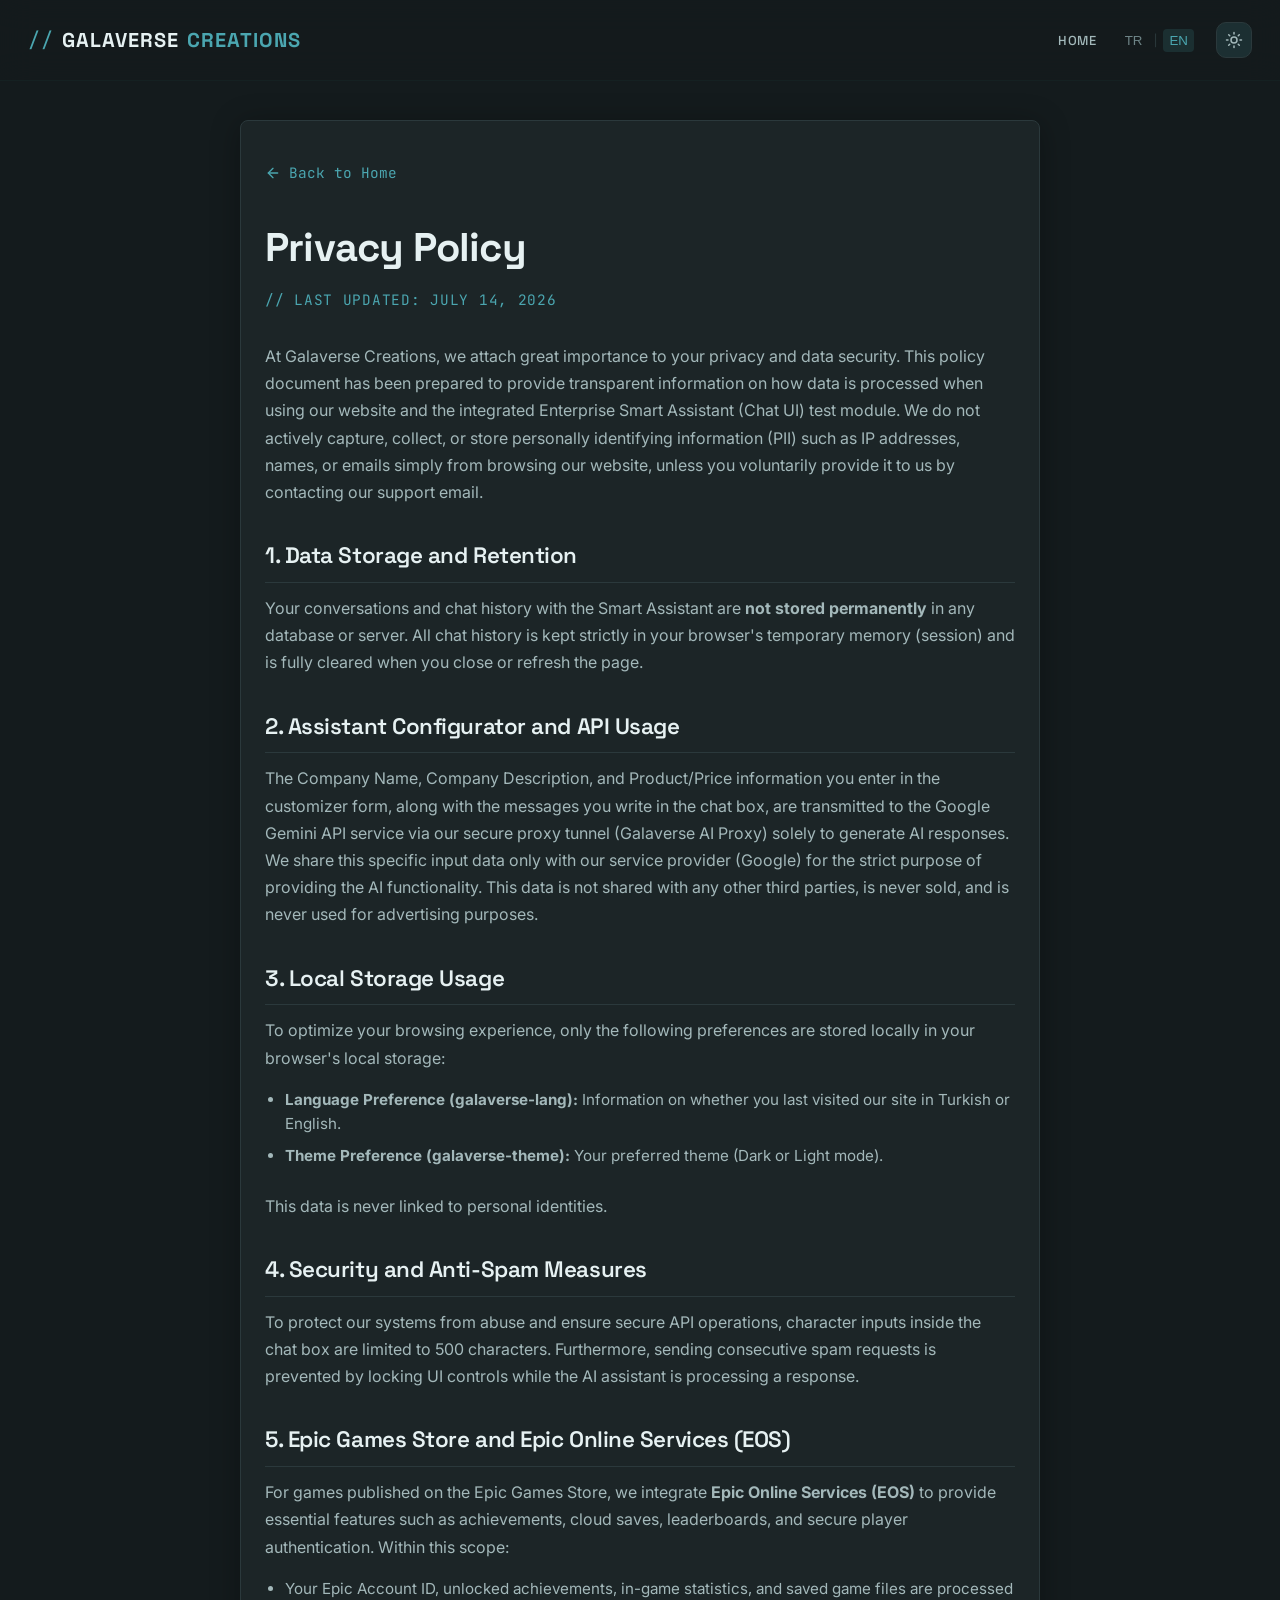
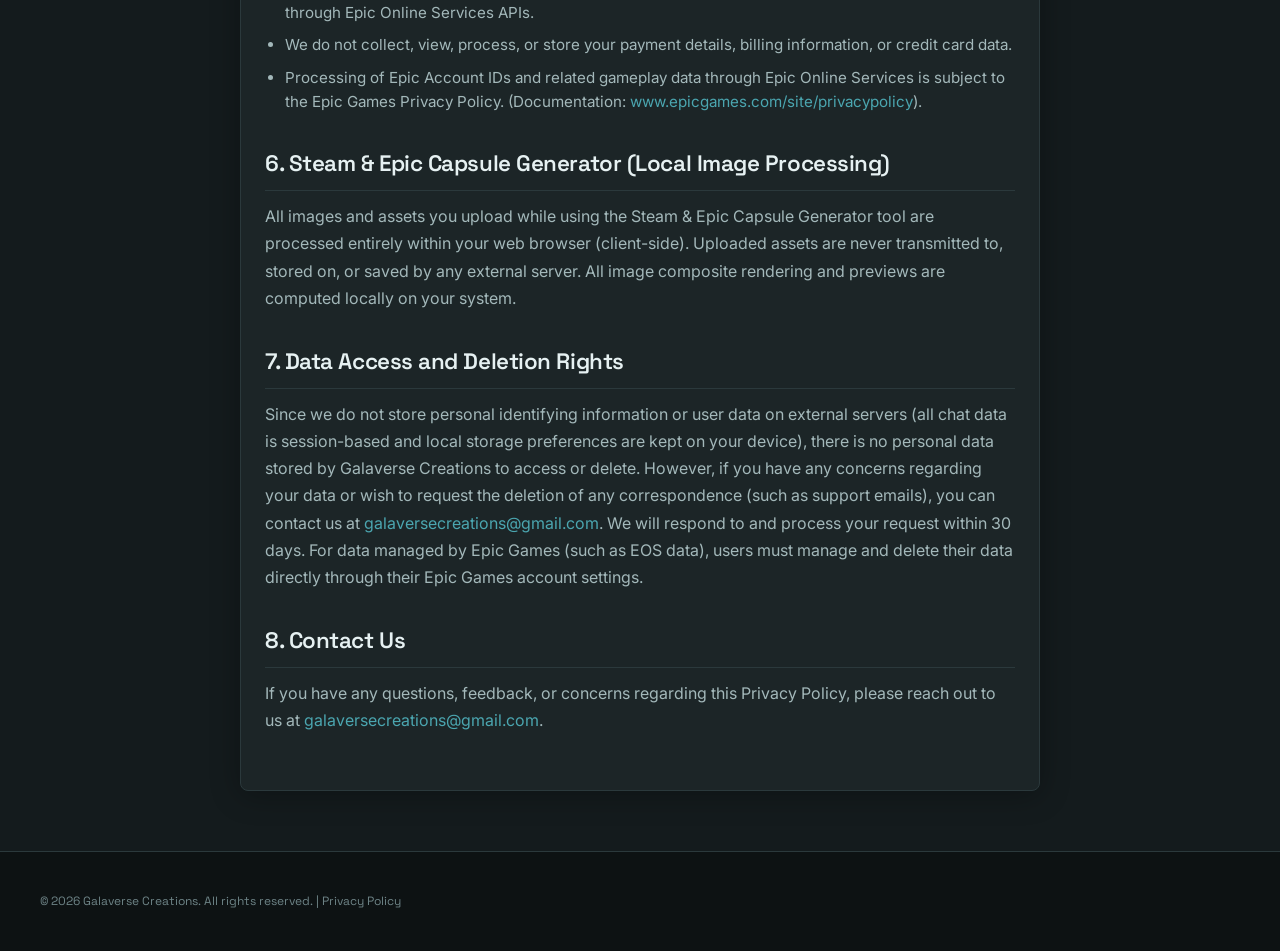
<file: privacy.html>
<!DOCTYPE html>
<html lang="en" data-theme="dark">
<head>
    <meta charset="UTF-8">
    <meta name="viewport" content="width=device-width, initial-scale=1.0">
    <title>Gizlilik Politikası | Galaverse Creations</title>
    <meta name="description" content="Galaverse Creations Gizlilik Politikası. Akıllı Asistan veri işleme ve kullanıcı verilerinin korunması detayları.">
    <link rel="canonical" href="https://galaversecreations.studio/privacy.html">
    <!-- Google Fonts -->
    <link rel="preconnect" href="https://fonts.googleapis.com">
    <link rel="preconnect" href="https://fonts.gstatic.com" crossorigin>
    <link href="https://fonts.googleapis.com/css2?family=Inter:wght@300;400;500;600;700&family=Space+Grotesk:wght@400;500;600;700&family=JetBrains+Mono:wght@400;500&display=swap" rel="stylesheet">
    <!-- CSS Stylesheet -->
    <link rel="stylesheet" href="style.css">
    <!-- Theme Initialization Script to prevent FOUC -->
    <script>
        (function() {
            const savedTheme = localStorage.getItem('galaverse-theme') || 'dark';
            document.documentElement.setAttribute('data-theme', savedTheme);
        })();
    </script>
    <style>
        .privacy-container {
            max-width: 800px;
            margin: 120px auto 60px auto;
            padding: 40px 24px;
            background: var(--bg-card);
            border: 1px solid var(--border-color);
            border-radius: 8px;
            box-shadow: 0 4px 20px rgba(0, 0, 0, 0.02);
            transition: var(--transition-smooth);
        }
        [data-theme="dark"] .privacy-container {
            box-shadow: 0 4px 30px rgba(0, 0, 0, 0.3);
        }
        .privacy-title {
            font-family: var(--font-heading);
            font-size: 2.5rem;
            font-weight: 700;
            margin-bottom: 8px;
            color: var(--text-primary);
        }
        .privacy-subtitle {
            font-family: var(--font-mono);
            font-size: 0.9rem;
            color: var(--accent);
            text-transform: uppercase;
            letter-spacing: 0.05em;
            margin-bottom: 32px;
            display: block;
        }
        .privacy-content h3 {
            font-family: var(--font-heading);
            font-size: 1.4rem;
            font-weight: 600;
            margin-top: 32px;
            margin-bottom: 12px;
            color: var(--text-primary);
            border-bottom: 1px solid var(--border-color);
            padding-bottom: 8px;
        }
        .privacy-content p {
            color: var(--text-secondary);
            margin-bottom: 16px;
            font-size: 1rem;
            line-height: 1.7;
        }
        .privacy-content ul {
            margin-bottom: 24px;
            padding-left: 20px;
            color: var(--text-secondary);
        }
        .privacy-content li {
            margin-bottom: 8px;
            font-size: 0.95rem;
            line-height: 1.6;
        }
        .back-home-btn {
            display: inline-flex;
            align-items: center;
            gap: 8px;
            color: var(--accent);
            text-decoration: none;
            font-family: var(--font-mono);
            font-size: 0.9rem;
            margin-bottom: 32px;
            transition: var(--transition-fast);
        }
        .back-home-btn:hover {
            color: var(--accent-hover);
            transform: translateX(-4px);
        }
        [data-lang-content] {
            display: none;
        }
        body.lang-tr [data-lang-content="tr"] {
            display: block;
        }
        body.lang-en [data-lang-content="en"] {
            display: block;
        }
        @media (max-width: 768px) {
            .privacy-container {
                margin: 90px 16px 40px 16px;
                padding: 24px 16px;
            }
            .privacy-title {
                font-size: 1.8rem;
            }
        }
    </style>
</head>
<body class="lang-tr">

    <!-- Sticky Navbar -->
    <nav class="navbar" id="navbar">
        <div class="nav-container">
            <a href="index.html" class="logo">
                <span class="logo-symbol">//</span> GALAVERSE <span class="accent-text">CREATIONS</span>
            </a>
            
            <div class="nav-right">
                <ul class="nav-links" id="nav-links">
                    <li><a href="index.html" class="nav-link" data-tr="Ana Sayfa" data-en="Home">Ana Sayfa</a></li>
                </ul>

                <!-- Language Switcher -->
                <div class="lang-switch">
                    <button class="lang-btn active" data-lang="tr">TR</button>
                    <span class="lang-separator">|</span>
                    <button class="lang-btn" data-lang="en">EN</button>
                </div>

                <!-- Theme Switcher -->
                <button class="theme-toggle" id="theme-toggle" aria-label="Tema Değiştir">
                    <svg class="theme-icon sun" width="18" height="18" viewBox="0 0 24 24" fill="none" stroke="currentColor" stroke-width="2" stroke-linecap="round" stroke-linejoin="round">
                        <circle cx="12" cy="12" r="4"></circle>
                        <path d="M12 2v2M12 20v2M4.93 4.93l1.41 1.41M17.66 17.66l1.41 1.41M2 12h2M20 12h2M6.34 17.66l-1.41 1.41M19.07 4.93l-1.41 1.41"></path>
                    </svg>
                    <svg class="theme-icon moon" width="18" height="18" viewBox="0 0 24 24" fill="none" stroke="currentColor" stroke-width="2" stroke-linecap="round" stroke-linejoin="round">
                        <path d="M12 3a6 6 0 0 0 9 9 9 9 0 1 1-9-9Z"></path>
                    </svg>
                </button>

                <button class="menu-toggle" id="menu-toggle" aria-label="Menüyü Aç">
                    <span class="bar"></span>
                    <span class="bar"></span>
                    <span class="bar"></span>
                </button>
            </div>
        </div>
    </nav>

    <!-- Main Content -->
    <main class="privacy-container">
        <a href="index.html" class="back-home-btn">
            <svg width="16" height="16" viewBox="0 0 24 24" fill="none" stroke="currentColor" stroke-width="2" stroke-linecap="round" stroke-linejoin="round">
                <line x1="19" y1="12" x2="5" y2="12"></line>
                <polyline points="12 19 5 12 12 5"></polyline>
            </svg>
            <span data-tr="Ana Sayfaya Dön" data-en="Back to Home">Ana Sayfaya Dön</span>
        </a>

        <!-- TURKISH CONTENT -->
        <div data-lang-content="tr" class="privacy-content">
            <h1 class="privacy-title">Gizlilik Politikası</h1>
            <span class="privacy-subtitle">// Son Güncelleme: 14 Temmuz 2026</span>
            
            <p>Galaverse Creations olarak gizliliğinize ve veri güvenliğinize büyük önem veriyoruz. Bu politika belgesi, web sitemizi ve bünyesindeki Akıllı Asistan (Chat UI) test modülünü kullanırken hangi verilerin nasıl işlendiğine dair şeffaf bilgi sağlamak amacıyla hazırlanmıştır. Sitemizi sadece ziyaret etmeniz durumunda, herhangi bir kişisel veri (isim, e-posta, IP adresi vb.) tarafımızca aktif olarak toplanmaz, kaydedilmez veya depolanmaz; yalnızca destek e-postamız üzerinden bizimle gönüllü olarak iletişime geçmeniz halinde paylaştığınız bilgiler işleme alınır.</p>
            
            <h3>1. Veri Depolama ve İşleme</h3>
            <p>Akıllı Asistan ile yaptığınız yazışmalar ve sohbet geçmişi herhangi bir veri tabanına veya sunucuya kalıcı olarak <strong>kaydedilmez</strong>. Tüm sohbet geçmişi tarayıcınızın geçici belleğinde (session) tutulur ve sayfayı kapattığınızda veya yenilediğinizde tamamen silinir.</p>
            
            <h3>2. Asistan Özelleştirici ve API Kullanımı</h3>
            <p>Asistanı test etmek için sağ tarafta yer alan özelleştirme formuna girdiğiniz Şirket Adı, Şirket Açıklaması ve Ürün/Fiyat bilgileri ile sohbet kutusuna yazdığınız mesajlar, yapay zeka modelinin size yanıt üretebilmesi için güvenli proxy tünelimiz (Galaverse AI Proxy) üzerinden Google Gemini API servisine gönderilir. Bu girdi verileri, yalnızca yapay zeka işlevini sunmak amacıyla servis sağlayıcımız (Google) ile paylaşılır; bunun dışındaki üçüncü şahıslarla asla paylaşılmaz, satılmaz ve reklam amaçlı kullanılmaz.</p>
            
            <h3>3. Yerel Depolama (LocalStorage)</h3>
            <p>Kullanıcı deneyimini iyileştirmek adına tarayıcınızda sadece şu tercihler saklanır:</p>
            <ul>
                <li><strong>Dil Tercihi (galaverse-lang):</strong> Sitemizi en son hangi dilde (Türkçe/İngilizce) ziyaret ettiğiniz bilgisi.</li>
                <li><strong>Tema Tercihi (galaverse-theme):</strong> Sitenin karanlık veya açık tema ayarı.</li>
            </ul>
            <p>This data is never linked to personal identities.</p>
 
            <h3>4. Güvenlik ve Spam Koruması</h3>
            <p>Sistemlerimizin güvenliğini korumak ve API servisimizin kötüye kullanımını engellemek amacıyla, sohbet kutusuna girilebilecek maksimum karakter sınırı 500 olarak sınırlandırılmıştır. Ayrıca ardışık ve spam istekleri engellemek adına asistan yanıt verme aşamasındayken yeni mesaj gönderimi geçici olarak kilitlenir.</p>
 
            <h3>5. Epic Games Store ve Epic Online Services (EOS)</h3>
            <p>Epic Games Store üzerinde yayınladığımız oyunlarımızda, oyuncularımıza başarımlar (achievements), bulut kayıtları (cloud saves), liderlik tabloları ve oyuncu kimlik doğrulaması gibi özellikleri sunabilmek amacıyla <strong>Epic Online Services (EOS)</strong> altyapısını kullanıyoruz. Bu süreçte:</p>
            <ul>
                <li>Epic hesap kimliğiniz (Epic Account ID), kazandığınız başarımlar, oyun içi istatistikleriniz ve oyun kayıt dosyalarınız Epic Online Services API'leri vasıtasıyla işlenir.</li>
                <li>Ödeme işlemleriniz, fatura detaylarınız veya kredi kartı bilgileriniz stüdyomuz tarafından kesinlikle toplanmaz, görülmez, işlenmez ve depolanmaz.</li>
                <li>Epic Online Services aracılığıyla hesap kimlik doğrulaması ve oyun içi verilerin işlenmesi, Epic Games'in kendi gizlilik politikasına tabidir. (Belgeler: <a href="https://www.epicgames.com/site/privacypolicy" target="_blank" rel="noopener noreferrer" style="color: var(--accent);">www.epicgames.com/site/privacypolicy</a>).</li>
            </ul>
            
            <h3>6. Steam & Epic Kapsül Oluşturucu (Yerel Resim İşleme)</h3>
            <p>Steam & Epic Kapsül Oluşturucu aracını kullanırken cihazınızdan yüklediğiniz tüm görseller ve tasarımlar tamamen tarayıcınız (istemci) tarafında işlenir. Yüklediğiniz görseller hiçbir sunucuya gönderilmez, depolanmaz veya kaydedilmez. Tüm görsel birleştirme ve önizleme oluşturma işlemleri doğrudan bilgisayarınızda yerel (local) olarak gerçekleştirilir.</p>
 
            <h3>7. Veriye Erişim ve Silme Hakları</h3>
            <p>Sunucularımızda kullanıcı tanımlayıcı kişisel veriler depolamadığımız için (tüm sohbet verileri geçici bellek tabanlıdır ve yerel depolama tercihleri tamamen kendi cihazınızda tutulur), Galaverse Creations bünyesinde erişebileceğiniz veya silinmesini talep edebileceğiniz bir kişisel veriniz bulunmamaktadır. Bununla birlikte, verilerinizle ilgili herhangi bir endişeniz olması veya destek e-postaları gibi bizimle geçmiş yazışmalarınızın silinmesini talep etmeniz durumunda, <a href="mailto:galaversecreations@gmail.com" style="color: var(--accent);">galaversecreations@gmail.com</a> adresi üzerinden bizimle iletişime geçebilirsiniz. Talebiniz en geç 30 gün içinde yanıtlanacaktır. Epic Games tarafından yönetilen verileriniz için (örneğin EOS oyun verileriniz), doğrudan Epic Games hesap ayarlarınız üzerinden veri yönetimi ve silme işlemlerinizi gerçekleştirmeniz gerekmektedir.</p>

            <h3>8. İletişim</h3>
            <p>Gizlilik Politikamız ile ilgili her türlü soru, görüş ve önerileriniz için bizimle <a href="mailto:galaversecreations@gmail.com" style="color: var(--accent);">galaversecreations@gmail.com</a> adresi üzerinden iletişime geçebilirsiniz.</p>
        </div>
 
        <!-- ENGLISH CONTENT -->
        <div data-lang-content="en" class="privacy-content">
            <h1 class="privacy-title">Privacy Policy</h1>
            <span class="privacy-subtitle">// Last Updated: July 14, 2026</span>
            
            <p>At Galaverse Creations, we attach great importance to your privacy and data security. This policy document has been prepared to provide transparent information on how data is processed when using our website and the integrated Enterprise Smart Assistant (Chat UI) test module. We do not actively capture, collect, or store personally identifying information (PII) such as IP addresses, names, or emails simply from browsing our website, unless you voluntarily provide it to us by contacting our support email.</p>
            
            <h3>1. Data Storage and Retention</h3>
            <p>Your conversations and chat history with the Smart Assistant are <strong>not stored permanently</strong> in any database or server. All chat history is kept strictly in your browser's temporary memory (session) and is fully cleared when you close or refresh the page.</p>
            
            <h3>2. Assistant Configurator and API Usage</h3>
            <p>The Company Name, Company Description, and Product/Price information you enter in the customizer form, along with the messages you write in the chat box, are transmitted to the Google Gemini API service via our secure proxy tunnel (Galaverse AI Proxy) solely to generate AI responses. We share this specific input data only with our service provider (Google) for the strict purpose of providing the AI functionality. This data is not shared with any other third parties, is never sold, and is never used for advertising purposes.</p>
            
            <h3>3. Local Storage Usage</h3>
            <p>To optimize your browsing experience, only the following preferences are stored locally in your browser's local storage:</p>
            <ul>
                <li><strong>Language Preference (galaverse-lang):</strong> Information on whether you last visited our site in Turkish or English.</li>
                <li><strong>Theme Preference (galaverse-theme):</strong> Your preferred theme (Dark or Light mode).</li>
            </ul>
            <p>This data is never linked to personal identities.</p>
 
            <h3>4. Security and Anti-Spam Measures</h3>
            <p>To protect our systems from abuse and ensure secure API operations, character inputs inside the chat box are limited to 500 characters. Furthermore, sending consecutive spam requests is prevented by locking UI controls while the AI assistant is processing a response.</p>
 
            <h3>5. Epic Games Store and Epic Online Services (EOS)</h3>
            <p>For games published on the Epic Games Store, we integrate <strong>Epic Online Services (EOS)</strong> to provide essential features such as achievements, cloud saves, leaderboards, and secure player authentication. Within this scope:</p>
            <ul>
                <li>Your Epic Account ID, unlocked achievements, in-game statistics, and saved game files are processed through Epic Online Services APIs.</li>
                <li>We do not collect, view, process, or store your payment details, billing information, or credit card data.</li>
                <li>Processing of Epic Account IDs and related gameplay data through Epic Online Services is subject to the Epic Games Privacy Policy. (Documentation: <a href="https://www.epicgames.com/site/privacypolicy" target="_blank" rel="noopener noreferrer" style="color: var(--accent);">www.epicgames.com/site/privacypolicy</a>).</li>
            </ul>
 
            <h3>6. Steam & Epic Capsule Generator (Local Image Processing)</h3>
            <p>All images and assets you upload while using the Steam & Epic Capsule Generator tool are processed entirely within your web browser (client-side). Uploaded assets are never transmitted to, stored on, or saved by any external server. All image composite rendering and previews are computed locally on your system.</p>
 
            <h3>7. Data Access and Deletion Rights</h3>
            <p>Since we do not store personal identifying information or user data on external servers (all chat data is session-based and local storage preferences are kept on your device), there is no personal data stored by Galaverse Creations to access or delete. However, if you have any concerns regarding your data or wish to request the deletion of any correspondence (such as support emails), you can contact us at <a href="mailto:galaversecreations@gmail.com" style="color: var(--accent);">galaversecreations@gmail.com</a>. We will respond to and process your request within 30 days. For data managed by Epic Games (such as EOS data), users must manage and delete their data directly through their Epic Games account settings.</p>
 
            <h3>8. Contact Us</h3>
            <p>If you have any questions, feedback, or concerns regarding this Privacy Policy, please reach out to us at <a href="mailto:galaversecreations@gmail.com" style="color: var(--accent);">galaversecreations@gmail.com</a>.</p>
        </div>
    </main>

    <!-- Footer -->
    <footer class="footer">
        <div class="footer-container">
            <p class="footer-copy">
                <span data-tr="© 2026 Galaverse Creations. Tüm hakları saklıdır." data-en="© 2026 Galaverse Creations. All rights reserved.">© 2026 Galaverse Creations. Tüm hakları saklıdır.</span> | 
                <a href="privacy.html" class="privacy-link" data-tr="Gizlilik Politikası" data-en="Privacy Policy">Gizlilik Politikası</a>
            </p>
        </div>
    </footer>

    <!-- Dedicated Script for Privacy Page -->
    <script>
        document.addEventListener('DOMContentLoaded', () => {
            // Theme Toggle Setup
            const themeToggleBtn = document.getElementById('theme-toggle');
            
            themeToggleBtn.addEventListener('click', () => {
                const currentTheme = document.documentElement.getAttribute('data-theme') || 'light';
                const newTheme = currentTheme === 'dark' ? 'light' : 'dark';
                document.documentElement.setAttribute('data-theme', newTheme);
                localStorage.setItem('galaverse-theme', newTheme);
            });

            // Language Switcher Setup
            let currentLang = localStorage.getItem('galaverse-lang') || 'tr';
            
            function setLanguage(lang) {
                currentLang = lang;
                localStorage.setItem('galaverse-lang', lang);
                
                // Toggle body language classes
                document.body.className = `lang-${lang}`;
                document.documentElement.setAttribute('lang', lang);
                
                // Update language switcher buttons active class
                document.querySelectorAll('.lang-btn').forEach(btn => {
                    if (btn.getAttribute('data-lang') === lang) {
                        btn.classList.add('active');
                    } else {
                        btn.classList.remove('active');
                    }
                });

                // Update text content with data attributes
                document.querySelectorAll('[data-tr], [data-en]').forEach(element => {
                    const text = element.getAttribute(`data-${lang}`);
                    if (text) {
                        element.textContent = text;
                    }
                });
            }

            // Language button event listeners
            document.querySelectorAll('.lang-switch .lang-btn').forEach(btn => {
                btn.addEventListener('click', (e) => {
                    const selectedLang = e.currentTarget.getAttribute('data-lang');
                    setLanguage(selectedLang);
                });
            });

            // Set initial state
            setLanguage(currentLang);

            // Mobile Menu Toggle
            const menuToggle = document.getElementById('menu-toggle');
            const navLinksContainer = document.getElementById('nav-links');
            const navLinks = document.querySelectorAll('.nav-link');

            if (menuToggle && navLinksContainer) {
                menuToggle.addEventListener('click', () => {
                    menuToggle.classList.toggle('active');
                    navLinksContainer.classList.toggle('active');
                });

                navLinks.forEach(link => {
                    link.addEventListener('click', () => {
                        menuToggle.classList.remove('active');
                        navLinksContainer.classList.remove('active');
                    });
                });
            }
        });
    </script>
</body>
</html>
</file>
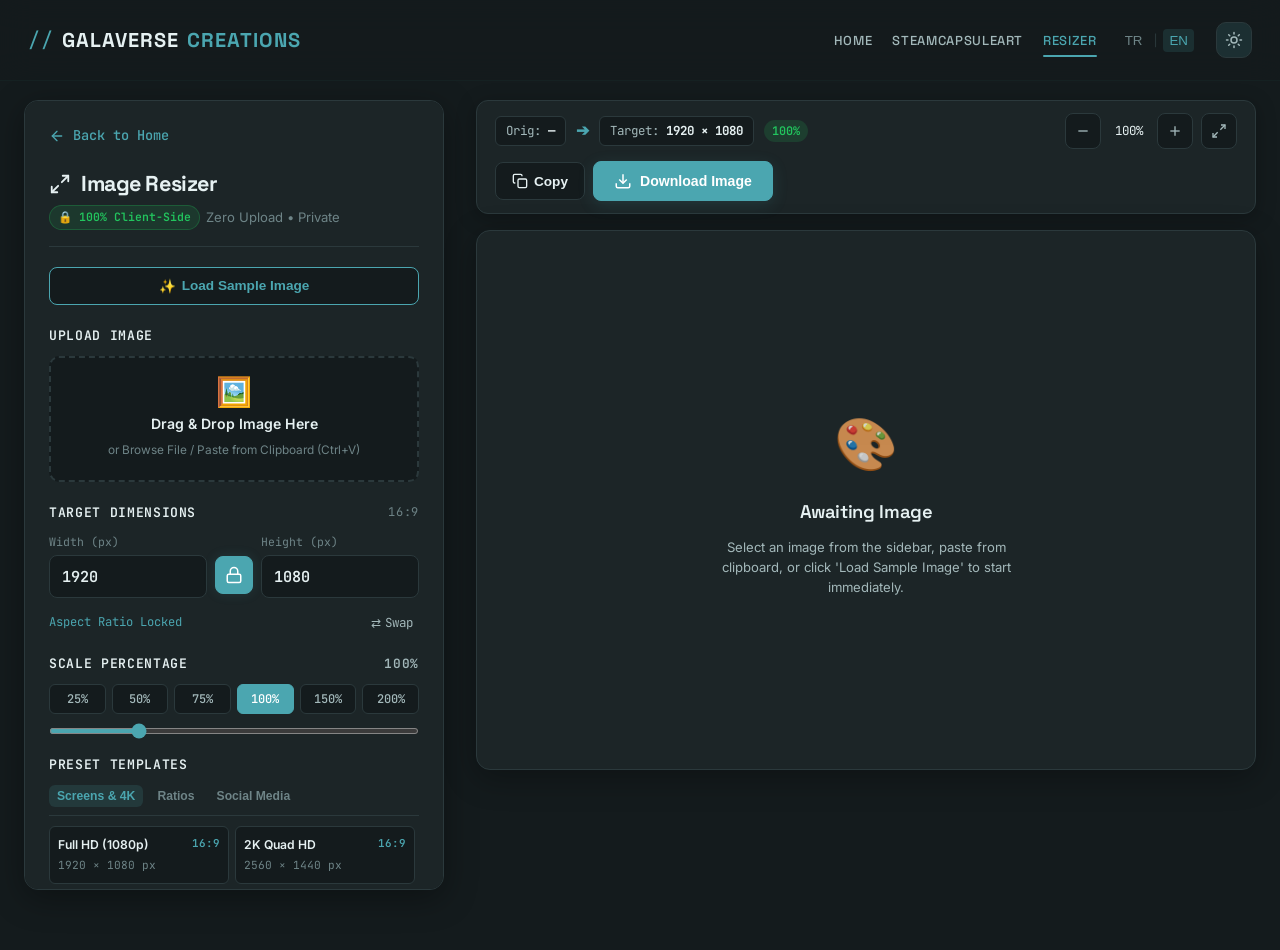
<file: resizer.html>
<!DOCTYPE html>
<html lang="en" data-theme="dark">
<head>
    <meta charset="UTF-8">
    <meta name="viewport" content="width=device-width, initial-scale=1.0">
    <title>Galaverse Image Resizer | Free Client-Side Image Resizer & Converter</title>
    <meta name="description" content="Galaverse Image Resizer: Free, secure, client-side image resizer and aspect ratio converter. Resize to 16:9, 1920x1080, Steam capsules, and social presets with interactive framing, no server uploads, and instant PNG/JPG/WEBP export.">
    <meta name="keywords" content="image resizer, resizer tool, 16:9 resizer, 1920x1080 resizer, steam capsule resizer, epic games image resizer, aspect ratio lock, convert to webp, crop and resize, photo resizer, client-side resizer, galaverse creations">
    <meta name="author" content="Galaverse Creations">
    <meta name="robots" content="index, follow">
    <link rel="canonical" href="https://galaversecreations.studio/resizer.html">
    
    <!-- Open Graph / Social Media -->
    <meta property="og:type" content="website">
    <meta property="og:url" content="https://galaversecreations.studio/resizer.html">
    <meta property="og:title" content="Galaverse Image Resizer | Free Client-Side Image Resizer">
    <meta property="og:description" content="Resize, crop, and convert images to exact pixels or aspect ratios directly in your browser. 100% private, instant, and free.">
    <meta property="og:image" content="https://galaversecreations.studio/images/anomaly_detective.jpg">

    <!-- Twitter -->
    <meta property="twitter:card" content="summary_large_image">
    <meta property="twitter:title" content="Galaverse Image Resizer | Free Client-Side Image Resizer">
    <meta property="twitter:description" content="Resize and convert images directly in your browser with interactive framing. 100% private.">
    <meta property="twitter:image" content="https://galaversecreations.studio/images/anomaly_detective.jpg">

    <!-- Structured Data (Schema.org) JSON-LD for WebApplication -->
    <script type="application/ld+json">
    {
      "@context": "https://schema.org",
      "@type": "WebApplication",
      "name": "Galaverse Image Resizer",
      "alternateName": ["PixelCraft Resizer", "Galaverse Client-Side Image Resizer & Converter"],
      "url": "https://galaversecreations.studio/resizer.html",
      "description": "Fast, privacy-friendly in-browser image resizer, aspect ratio converter, and crop tool with presets for Steam, Epic Games, YouTube, and screens.",
      "applicationCategory": "DesignApplication",
      "operatingSystem": "All modern browsers",
      "offers": {
        "@type": "Offer",
        "price": "0",
        "priceCurrency": "USD"
      },
      "creator": {
        "@type": "Organization",
        "name": "Galaverse Creations",
        "url": "https://galaversecreations.studio/"
      },
      "featureList": [
        "100% client-side in-browser processing with zero server uploads",
        "Proportional aspect ratio lock (Width/Height synchronization)",
        "Interactive pan and frame positioning directly on the preview canvas",
        "Cover, Contain, and Stretch resize modes with custom background color",
        "Presets for 16:9, 1920x1080, Steam Capsules, Epic Games, YouTube, Instagram, and 4K",
        "Instant export to PNG, JPEG, and WEBP with quality compression",
        "Real-time file size estimation and clipboard copy"
      ]
    }
    </script>

    <!-- Google Fonts -->
    <link rel="preconnect" href="https://fonts.googleapis.com">
    <link rel="preconnect" href="https://fonts.gstatic.com" crossorigin>
    <link href="https://fonts.googleapis.com/css2?family=Inter:wght@300;400;500;600;700&family=Space+Grotesk:wght@400;500;600;700&family=JetBrains+Mono:wght@400;500&display=swap" rel="stylesheet">
    <!-- CSS Stylesheet -->
    <link rel="stylesheet" href="style.css">
    <!-- Theme Initialization Script to prevent FOUC -->
    <script>
        (function() {
            const savedTheme = localStorage.getItem('galaverse-theme') || 'dark';
            document.documentElement.setAttribute('data-theme', savedTheme);
        })();
    </script>

    <style>
        /* Standalone Resizer Page Styles */
        .resizer-layout {
            max-width: 1560px;
            margin: 100px auto 60px auto;
            padding: 0 24px;
            display: grid;
            grid-template-columns: 420px 1fr;
            gap: 32px;
            align-items: start;
        }

        @media (max-width: 1120px) {
            .resizer-layout {
                grid-template-columns: 1fr;
                margin-top: 90px;
                gap: 24px;
            }
        }

        /* Sidebar Control Panel */
        .resizer-sidebar {
            background: var(--bg-card);
            border: 1px solid var(--border-color);
            border-radius: 14px;
            padding: 24px;
            box-shadow: 0 8px 32px rgba(0, 0, 0, 0.04);
            display: flex;
            flex-direction: column;
            gap: 20px;
            position: sticky;
            top: 90px;
            max-height: calc(100vh - 110px);
            overflow-y: auto;
            scrollbar-width: thin;
            scrollbar-color: var(--border-color) transparent;
        }

        [data-theme="dark"] .resizer-sidebar {
            box-shadow: 0 8px 32px rgba(0, 0, 0, 0.35);
        }

        .back-nav-link {
            display: inline-flex;
            align-items: center;
            gap: 8px;
            color: var(--accent);
            text-decoration: none;
            font-family: var(--font-mono);
            font-size: 0.85rem;
            transition: var(--transition-fast);
            font-weight: 500;
        }
        .back-nav-link:hover {
            color: var(--accent-hover);
            transform: translateX(-3px);
        }

        .tool-header-block {
            display: flex;
            flex-direction: column;
            gap: 4px;
            border-bottom: 1px solid var(--border-color);
            padding-bottom: 16px;
        }
        .tool-title {
            font-family: var(--font-heading);
            font-size: 1.35rem;
            font-weight: 700;
            color: var(--text-primary);
            display: flex;
            align-items: center;
            gap: 10px;
        }
        .tool-subtitle {
            font-size: 0.82rem;
            color: var(--text-muted);
            display: flex;
            align-items: center;
            gap: 6px;
        }
        .privacy-pill {
            display: inline-flex;
            align-items: center;
            gap: 4px;
            background: rgba(34, 197, 94, 0.12);
            color: #22c55e;
            font-size: 0.72rem;
            font-family: var(--font-mono);
            padding: 2px 8px;
            border-radius: 999px;
            font-weight: 600;
            border: 1px solid rgba(34, 197, 94, 0.25);
        }

        /* Control Card Sections */
        .resizer-group {
            display: flex;
            flex-direction: column;
            gap: 10px;
        }
        .resizer-label {
            font-size: 0.82rem;
            font-weight: 600;
            color: var(--text-primary);
            display: flex;
            justify-content: space-between;
            align-items: center;
            text-transform: uppercase;
            letter-spacing: 0.05em;
            font-family: var(--font-mono);
        }
        .resizer-label-badge {
            font-size: 0.75rem;
            color: var(--text-muted);
            font-weight: normal;
            text-transform: none;
        }

        /* Upload Area */
        .resizer-dropzone {
            border: 2px dashed var(--border-color);
            border-radius: 10px;
            padding: 20px 16px;
            text-align: center;
            background: var(--bg-main);
            cursor: pointer;
            transition: var(--transition-fast);
            position: relative;
            display: flex;
            flex-direction: column;
            align-items: center;
            gap: 6px;
        }
        .resizer-dropzone:hover, .resizer-dropzone.dragover {
            border-color: var(--accent);
            background: var(--accent-glow);
            transform: translateY(-1px);
        }
        .resizer-dropzone input[type="file"] {
            position: absolute;
            top: 0; left: 0; width: 100%; height: 100%;
            opacity: 0;
            cursor: pointer;
        }
        .dropzone-icon {
            font-size: 1.8rem;
            line-height: 1;
        }
        .dropzone-text {
            font-size: 0.88rem;
            font-weight: 600;
            color: var(--text-primary);
        }
        .dropzone-hint {
            font-size: 0.74rem;
            color: var(--text-muted);
        }
        .file-info-badge {
            display: none;
            width: 100%;
            padding: 8px 12px;
            background: var(--accent-glow);
            border: 1px solid var(--accent);
            border-radius: 6px;
            font-family: var(--font-mono);
            font-size: 0.78rem;
            color: var(--text-primary);
            align-items: center;
            justify-content: space-between;
        }
        .file-info-badge.active {
            display: flex;
        }

        /* Dimension Inputs Row with Link Lock */
        .dims-wrapper {
            display: grid;
            grid-template-columns: 1fr auto 1fr;
            align-items: center;
            gap: 8px;
        }
        .dim-input-box {
            display: flex;
            flex-direction: column;
            gap: 4px;
        }
        .dim-input-box span {
            font-size: 0.72rem;
            font-family: var(--font-mono);
            color: var(--text-muted);
        }
        .dim-input-field {
            width: 100%;
            background: var(--bg-main);
            border: 1px solid var(--border-color);
            color: var(--text-primary);
            padding: 10px 12px;
            border-radius: 8px;
            font-family: var(--font-mono);
            font-size: 0.95rem;
            font-weight: 600;
            outline: none;
            transition: var(--transition-fast);
        }
        .dim-input-field:focus {
            border-color: var(--accent);
            box-shadow: 0 0 0 3px var(--accent-glow);
        }

        .dim-lock-btn {
            background: var(--bg-main);
            border: 1px solid var(--border-color);
            color: var(--text-muted);
            width: 38px;
            height: 38px;
            border-radius: 8px;
            display: flex;
            align-items: center;
            justify-content: center;
            cursor: pointer;
            transition: var(--transition-fast);
            margin-top: 18px;
        }
        .dim-lock-btn:hover {
            border-color: var(--accent);
            color: var(--text-primary);
        }
        .dim-lock-btn.locked {
            background: var(--accent);
            border-color: var(--accent);
            color: #ffffff;
            box-shadow: 0 0 12px var(--accent-glow);
        }

        .dim-quick-actions {
            display: flex;
            justify-content: space-between;
            align-items: center;
            margin-top: 4px;
        }
        .ratio-badge-text {
            font-family: var(--font-mono);
            font-size: 0.76rem;
            color: var(--accent);
        }
        .dim-swap-btn {
            background: none;
            border: none;
            color: var(--text-secondary);
            font-size: 0.78rem;
            font-family: var(--font-mono);
            cursor: pointer;
            display: flex;
            align-items: center;
            gap: 4px;
            transition: var(--transition-fast);
            padding: 2px 6px;
            border-radius: 4px;
        }
        .dim-swap-btn:hover {
            color: var(--accent);
            background: var(--accent-glow);
        }

        /* Scale Percentage Chips & Slider */
        .scale-chips {
            display: grid;
            grid-template-columns: repeat(6, 1fr);
            gap: 6px;
        }
        .chip-btn {
            background: var(--bg-main);
            border: 1px solid var(--border-color);
            color: var(--text-secondary);
            padding: 6px 0;
            border-radius: 6px;
            font-size: 0.75rem;
            font-family: var(--font-mono);
            font-weight: 500;
            cursor: pointer;
            text-align: center;
            transition: var(--transition-fast);
        }
        .chip-btn:hover {
            border-color: var(--accent);
            color: var(--text-primary);
        }
        .chip-btn.active {
            background: var(--accent);
            border-color: var(--accent);
            color: #ffffff;
        }

        .slider-row {
            display: flex;
            align-items: center;
            gap: 12px;
            margin-top: 4px;
        }
        .slider-row input[type="range"] {
            flex: 1;
            accent-color: var(--accent);
            height: 6px;
            border-radius: 3px;
            background: var(--border-color);
            outline: none;
            cursor: pointer;
        }
        .slider-row-val {
            font-family: var(--font-mono);
            font-size: 0.8rem;
            color: var(--text-secondary);
            min-width: 44px;
            text-align: right;
            font-weight: 600;
        }

        /* Presets Section */
        .preset-tabs {
            display: flex;
            gap: 6px;
            border-bottom: 1px solid var(--border-color);
            padding-bottom: 8px;
            overflow-x: auto;
            scrollbar-width: none;
        }
        .preset-tab-btn {
            background: none;
            border: none;
            color: var(--text-muted);
            font-size: 0.76rem;
            font-weight: 600;
            cursor: pointer;
            padding: 4px 8px;
            border-radius: 6px;
            white-space: nowrap;
            transition: var(--transition-fast);
        }
        .preset-tab-btn:hover {
            color: var(--text-primary);
        }
        .preset-tab-btn.active {
            background: var(--accent-glow);
            color: var(--accent);
        }

        .preset-pill-grid {
            display: grid;
            grid-template-columns: repeat(2, 1fr);
            gap: 6px;
            max-height: 180px;
            overflow-y: auto;
            padding-right: 4px;
        }
        .preset-pill {
            background: var(--bg-main);
            border: 1px solid var(--border-color);
            border-radius: 6px;
            padding: 8px;
            cursor: pointer;
            text-align: left;
            display: flex;
            flex-direction: column;
            gap: 2px;
            transition: var(--transition-fast);
        }
        .preset-pill:hover {
            border-color: var(--accent);
            transform: translateY(-1px);
        }
        .preset-pill-title {
            font-size: 0.76rem;
            font-weight: 600;
            color: var(--text-primary);
            display: flex;
            justify-content: space-between;
        }
        .preset-pill-dim {
            font-size: 0.7rem;
            font-family: var(--font-mono);
            color: var(--text-muted);
        }

        /* Mode Selector (Cover, Contain, Stretch) */
        .mode-selector-grid {
            display: grid;
            grid-template-columns: repeat(3, 1fr);
            gap: 6px;
        }
        .mode-card {
            background: var(--bg-main);
            border: 1px solid var(--border-color);
            border-radius: 8px;
            padding: 10px 8px;
            text-align: center;
            cursor: pointer;
            transition: var(--transition-fast);
            display: flex;
            flex-direction: column;
            align-items: center;
            gap: 4px;
        }
        .mode-card:hover {
            border-color: var(--border-color-hover);
        }
        .mode-card.active {
            background: var(--accent-glow);
            border-color: var(--accent);
            color: var(--text-primary);
        }
        .mode-card-icon {
            font-size: 1.1rem;
        }
        .mode-card-name {
            font-size: 0.76rem;
            font-weight: 600;
            color: var(--text-primary);
        }
        .mode-card-desc {
            font-size: 0.68rem;
            color: var(--text-muted);
            line-height: 1.2;
        }

        /* Background Color (Contain mode) */
        .contain-bg-config {
            display: none;
            align-items: center;
            gap: 12px;
            padding: 10px 12px;
            background: var(--bg-main);
            border-radius: 8px;
            border: 1px solid var(--border-color);
        }
        .contain-bg-config.active {
            display: flex;
        }
        .contain-bg-config input[type="color"] {
            border: none;
            width: 32px;
            height: 32px;
            border-radius: 6px;
            cursor: pointer;
            background: none;
        }
        .contain-bg-config label {
            font-size: 0.78rem;
            color: var(--text-secondary);
            cursor: pointer;
            display: flex;
            align-items: center;
            gap: 6px;
        }

        /* Export Format & Quality */
        .format-row {
            display: grid;
            grid-template-columns: repeat(3, 1fr);
            gap: 6px;
        }
        .format-btn {
            background: var(--bg-main);
            border: 1px solid var(--border-color);
            color: var(--text-secondary);
            padding: 8px;
            border-radius: 6px;
            font-size: 0.8rem;
            font-family: var(--font-mono);
            font-weight: 600;
            cursor: pointer;
            text-align: center;
            transition: var(--transition-fast);
        }
        .format-btn:hover {
            border-color: var(--accent);
            color: var(--text-primary);
        }
        .format-btn.active {
            background: var(--accent);
            border-color: var(--accent);
            color: #ffffff;
        }

        .size-estimate-box {
            display: flex;
            justify-content: space-between;
            align-items: center;
            padding: 10px 14px;
            background: var(--bg-main);
            border: 1px solid var(--border-color);
            border-radius: 8px;
            font-family: var(--font-mono);
            font-size: 0.78rem;
        }
        .size-val {
            color: var(--accent);
            font-weight: 700;
        }

        /* Right Preview Workspace */
        .preview-workspace {
            display: flex;
            flex-direction: column;
            gap: 16px;
        }

        /* Top Action Bar */
        .workspace-actionbar {
            display: flex;
            align-items: center;
            justify-content: space-between;
            flex-wrap: wrap;
            gap: 12px;
            background: var(--bg-card);
            border: 1px solid var(--border-color);
            border-radius: 12px;
            padding: 12px 18px;
            box-shadow: 0 4px 16px rgba(0, 0, 0, 0.02);
        }
        [data-theme="dark"] .workspace-actionbar {
            box-shadow: 0 4px 20px rgba(0, 0, 0, 0.25);
        }

        .resolution-pill-group {
            display: flex;
            align-items: center;
            gap: 10px;
            flex-wrap: wrap;
        }
        .res-pill {
            background: var(--bg-main);
            border: 1px solid var(--border-color);
            padding: 4px 10px;
            border-radius: 6px;
            font-family: var(--font-mono);
            font-size: 0.78rem;
            color: var(--text-secondary);
        }
        .res-pill strong {
            color: var(--text-primary);
        }
        .res-arrow {
            color: var(--accent);
            font-weight: bold;
        }
        .res-diff-badge {
            font-family: var(--font-mono);
            font-size: 0.74rem;
            padding: 2px 8px;
            border-radius: 999px;
            font-weight: 600;
        }
        .res-diff-badge.down {
            background: rgba(34, 197, 94, 0.15);
            color: #22c55e;
        }
        .res-diff-badge.up {
            background: rgba(59, 130, 246, 0.15);
            color: #3b82f6;
        }

        .workspace-tools {
            display: flex;
            align-items: center;
            gap: 8px;
        }
        .tool-icon-btn {
            background: var(--bg-main);
            border: 1px solid var(--border-color);
            color: var(--text-secondary);
            width: 36px;
            height: 36px;
            border-radius: 8px;
            display: flex;
            align-items: center;
            justify-content: center;
            cursor: pointer;
            transition: var(--transition-fast);
        }
        .tool-icon-btn:hover {
            border-color: var(--accent);
            color: var(--text-primary);
        }

        .action-btns-group {
            display: flex;
            align-items: center;
            gap: 8px;
        }
        .btn-download-main {
            background: var(--accent);
            color: #ffffff;
            border: 1px solid var(--accent);
            padding: 10px 20px;
            border-radius: 8px;
            font-size: 0.88rem;
            font-weight: 600;
            cursor: pointer;
            display: inline-flex;
            align-items: center;
            gap: 8px;
            transition: var(--transition-fast);
            box-shadow: 0 4px 16px var(--accent-glow);
        }
        .btn-download-main:hover {
            background: var(--accent-hover);
            border-color: var(--accent-hover);
            transform: translateY(-1px);
        }
        .btn-secondary {
            background: var(--bg-main);
            color: var(--text-primary);
            border: 1px solid var(--border-color);
            padding: 10px 16px;
            border-radius: 8px;
            font-size: 0.85rem;
            font-weight: 600;
            cursor: pointer;
            display: inline-flex;
            align-items: center;
            gap: 6px;
            transition: var(--transition-fast);
        }
        .btn-secondary:hover {
            border-color: var(--accent);
            color: var(--accent);
        }

        /* Canvas Stage / Viewport */
        .stage-container {
            background: var(--bg-card);
            border: 1px solid var(--border-color);
            border-radius: 14px;
            min-height: 540px;
            display: flex;
            align-items: center;
            justify-content: center;
            position: relative;
            overflow: hidden;
            padding: 30px;
            box-shadow: 0 8px 32px rgba(0,0,0,0.02);
            user-select: none;
        }
        [data-theme="dark"] .stage-container {
            box-shadow: 0 8px 32px rgba(0,0,0,0.3);
        }

        /* Checkerboard pattern for transparency */
        .checkerboard-wrap {
            position: relative;
            background-image: 
                linear-gradient(45deg, rgba(128, 128, 128, 0.15) 25%, transparent 25%), 
                linear-gradient(-45deg, rgba(128, 128, 128, 0.15) 25%, transparent 25%), 
                linear-gradient(45deg, transparent 75%, rgba(128, 128, 128, 0.15) 75%), 
                linear-gradient(-45deg, transparent 75%, rgba(128, 128, 128, 0.15) 75%);
            background-size: 16px 16px;
            background-position: 0 0, 0 8px, 8px -8px, -8px 0px;
            border-radius: 8px;
            box-shadow: 0 12px 40px rgba(0, 0, 0, 0.4);
            border: 1px solid rgba(255, 255, 255, 0.08);
            transition: transform 0.15s ease-out;
            cursor: default;
        }
        .checkerboard-wrap.can-drag {
            cursor: grab;
        }
        .checkerboard-wrap.is-dragging {
            cursor: grabbing;
        }

        #preview-canvas {
            display: block;
            max-width: 100%;
            max-height: 70vh;
            border-radius: 6px;
            image-rendering: auto;
        }

        /* Interactive Framing Helper Notice */
        .framing-hint-pill {
            position: absolute;
            bottom: 16px;
            left: 50%;
            transform: translateX(-50%);
            background: rgba(15, 23, 42, 0.85);
            backdrop-filter: blur(8px);
            color: #ffffff;
            font-size: 0.78rem;
            font-family: var(--font-mono);
            padding: 6px 16px;
            border-radius: 999px;
            border: 1px solid rgba(255, 255, 255, 0.15);
            pointer-events: none;
            display: none;
            align-items: center;
            gap: 6px;
            z-index: 10;
        }
        .framing-hint-pill.active {
            display: inline-flex;
        }

        /* Empty State */
        .stage-empty-state {
            display: flex;
            flex-direction: column;
            align-items: center;
            justify-content: center;
            gap: 12px;
            color: var(--text-muted);
            text-align: center;
            max-width: 360px;
            padding: 40px 20px;
            cursor: pointer;
        }
        .stage-empty-icon {
            font-size: 3.2rem;
            opacity: 0.8;
            animation: floatSlow 4s ease-in-out infinite;
        }
        @keyframes floatSlow {
            0%, 100% { transform: translateY(0); }
            50% { transform: translateY(-8px); }
        }
        .stage-empty-title {
            font-family: var(--font-heading);
            font-size: 1.15rem;
            font-weight: 600;
            color: var(--text-primary);
        }
        .stage-empty-desc {
            font-size: 0.82rem;
            line-height: 1.5;
        }

        /* Toast notifications */
        .toast-notify {
            position: fixed;
            bottom: 30px;
            right: 30px;
            background: #10b981;
            color: #ffffff;
            padding: 12px 20px;
            border-radius: 8px;
            font-weight: 600;
            font-size: 0.85rem;
            font-family: var(--font-mono);
            box-shadow: 0 10px 25px rgba(0, 0, 0, 0.3);
            z-index: 9999;
            opacity: 0;
            transform: translateY(20px);
            transition: all 0.3s cubic-bezier(0.16, 1, 0.3, 1);
            pointer-events: none;
        }
        .toast-notify.show {
            opacity: 1;
            transform: translateY(0);
        }
    </style>
</head>
<body>

    <!-- Sticky Navbar -->
    <nav class="navbar" id="navbar">
        <div class="nav-container">
            <a href="index.html" class="logo">
                <span class="logo-symbol">//</span> GALAVERSE <span class="accent-text">CREATIONS</span>
            </a>
            
            <div class="nav-right">
                <ul class="nav-links" id="nav-links">
                    <li><a href="index.html" class="nav-link" data-tr="Ana Sayfa" data-en="Home">Ana Sayfa</a></li>
                    <li><a href="generator.html" class="nav-link" data-tr="SteamCapsuleArt" data-en="SteamCapsuleArt">SteamCapsuleArt</a></li>
                    <li><a href="resizer.html" class="nav-link active" data-tr="Boyutlandırıcı" data-en="Resizer">Boyutlandırıcı</a></li>
                </ul>

                <!-- Language Switcher -->
                <div class="lang-switch">
                    <button class="lang-btn" data-lang="tr">TR</button>
                    <span class="lang-separator">|</span>
                    <button class="lang-btn active" data-lang="en">EN</button>
                </div>

                <!-- Theme Switcher -->
                <button class="theme-toggle" id="theme-toggle" aria-label="Tema Değiştir">
                    <svg class="theme-icon sun" width="18" height="18" viewBox="0 0 24 24" fill="none" stroke="currentColor" stroke-width="2" stroke-linecap="round" stroke-linejoin="round">
                        <circle cx="12" cy="12" r="4"></circle>
                        <path d="M12 2v2M12 20v2M4.93 4.93l1.41 1.41M17.66 17.66l1.41 1.41M2 12h2M20 12h2M6.34 17.66l-1.41 1.41M19.07 4.93l-1.41 1.41"></path>
                    </svg>
                    <svg class="theme-icon moon" width="18" height="18" viewBox="0 0 24 24" fill="none" stroke="currentColor" stroke-width="2" stroke-linecap="round" stroke-linejoin="round">
                        <path d="M12 3a6 6 0 0 0 9 9 9 9 0 1 1-9-9Z"></path>
                    </svg>
                </button>

                <button class="menu-toggle" id="menu-toggle" aria-label="Menüyü Aç">
                    <span class="bar"></span>
                    <span class="bar"></span>
                    <span class="bar"></span>
                </button>
            </div>
        </div>
    </nav>

    <!-- Main Resizer Layout -->
    <main class="resizer-layout">
        
        <!-- Left Side: Controls & Configuration -->
        <aside class="resizer-sidebar">
            
            <a href="index.html" class="back-nav-link">
                <svg width="16" height="16" viewBox="0 0 24 24" fill="none" stroke="currentColor" stroke-width="2" stroke-linecap="round" stroke-linejoin="round">
                    <line x1="19" y1="12" x2="5" y2="12"></line>
                    <polyline points="12 19 5 12 12 5"></polyline>
                </svg>
                <span data-tr="Ana Sayfaya Dön" data-en="Back to Home">Ana Sayfaya Dön</span>
            </a>

            <div class="tool-header-block">
                <h1 class="tool-title">
                    <svg width="22" height="22" viewBox="0 0 24 24" fill="none" stroke="currentColor" stroke-width="2" stroke-linecap="round" stroke-linejoin="round"><path d="M15 3h6v6"/><path d="M9 21H3v-6"/><path d="M21 3l-7 7"/><path d="M3 21l7-7"/></svg>
                    <span data-tr="Görsel Boyutlandırıcı" data-en="Image Resizer">Görsel Boyutlandırıcı</span>
                </h1>
                <div class="tool-subtitle">
                    <span class="privacy-pill">🔒 100% Client-Side</span>
                    <span data-tr="Sunucusuz • Gizlilik Odaklı" data-en="Zero Upload • Private">Sunucusuz • Gizlilik Odaklı</span>
                </div>
            </div>

            <!-- Demo Load Button -->
            <button type="button" class="btn-secondary" id="btn-load-sample" style="width: 100%; justify-content: center; border-color: var(--accent); color: var(--accent);">
                ✨ <span data-tr="Örnek Görsel Yükle" data-en="Load Sample Image">Örnek Görsel Yükle</span>
            </button>

            <!-- Upload Area -->
            <div class="resizer-group">
                <label class="resizer-label" data-tr="Görsel Yükle" data-en="Upload Image">Görsel Yükle</label>
                <div class="resizer-dropzone" id="dropzone">
                    <input type="file" id="file-input" accept="image/*">
                    <span class="dropzone-icon">🖼️</span>
                    <span class="dropzone-text" data-tr="Görseli Buraya Sürükleyin" data-en="Drag & Drop Image Here">Görseli Buraya Sürükleyin</span>
                    <span class="dropzone-hint" data-tr="veya Tıklayıp Seçin / Panodan Yapıştırın (Ctrl+V)" data-en="or Browse File / Paste from Clipboard (Ctrl+V)">veya Tıklayıp Seçin / Panodan Yapıştırın (Ctrl+V)</span>
                </div>
                <div class="file-info-badge" id="file-info-badge">
                    <span id="file-name-text">image.png</span>
                    <span id="file-orig-dims" style="color: var(--accent);">1920×1080</span>
                </div>
            </div>

            <!-- Dimension Controls -->
            <div class="resizer-group">
                <div class="resizer-label">
                    <span data-tr="Hedef Boyutlar" data-en="Target Dimensions">Hedef Boyutlar</span>
                    <span class="resizer-label-badge" id="aspect-ratio-display">16:9</span>
                </div>
                <div class="dims-wrapper">
                    <div class="dim-input-box">
                        <span data-tr="Genişlik (px)" data-en="Width (px)">Genişlik (px)</span>
                        <input type="number" id="input-width" class="dim-input-field" value="1920" min="1" max="16384">
                    </div>
                    <button type="button" id="btn-lock-ratio" class="dim-lock-btn locked" title="En-Boy Oranını Kilitle">
                        <svg width="18" height="18" viewBox="0 0 24 24" fill="none" stroke="currentColor" stroke-width="2" stroke-linecap="round" stroke-linejoin="round">
                            <rect x="3" y="11" width="18" height="11" rx="2" ry="2"></rect>
                            <path d="M7 11V7a5 5 0 0 1 10 0v4"></path>
                        </svg>
                    </button>
                    <div class="dim-input-box">
                        <span data-tr="Yükseklik (px)" data-en="Height (px)">Yükseklik (px)</span>
                        <input type="number" id="input-height" class="dim-input-field" value="1080" min="1" max="16384">
                    </div>
                </div>
                <div class="dim-quick-actions">
                    <span class="ratio-badge-text" id="lock-status-text" data-tr="Oran Korunuyor (Bozmadan)" data-en="Aspect Ratio Locked">Oran Korunuyor (Bozmadan)</span>
                    <button type="button" id="btn-swap-dims" class="dim-swap-btn" title="Genişlik ve Yüksekliği Değiştir">
                        ⇄ <span data-tr="Yönü Değiştir" data-en="Swap">Yönü Değiştir</span>
                    </button>
                </div>
            </div>

            <!-- Scale % Slider & Chips -->
            <div class="resizer-group">
                <div class="resizer-label">
                    <span data-tr="Yüzde Ölçekleme" data-en="Scale Percentage">Yüzde Ölçekleme</span>
                    <span class="slider-row-val" id="scale-val-indicator">100%</span>
                </div>
                <div class="scale-chips">
                    <button type="button" class="chip-btn" data-scale="25">25%</button>
                    <button type="button" class="chip-btn" data-scale="50">50%</button>
                    <button type="button" class="chip-btn" data-scale="75">75%</button>
                    <button type="button" class="chip-btn active" data-scale="100">100%</button>
                    <button type="button" class="chip-btn" data-scale="150">150%</button>
                    <button type="button" class="chip-btn" data-scale="200">200%</button>
                </div>
                <div class="slider-row">
                    <input type="range" id="scale-slider" min="10" max="400" value="100">
                </div>
            </div>

            <!-- Ready Presets (Screens, Steam, Social, Ratios) -->
            <div class="resizer-group">
                <label class="resizer-label" data-tr="Hazır Şablonlar & Standartlar" data-en="Preset Templates">Hazır Şablonlar & Standartlar</label>
                <div class="preset-tabs">
                    <button type="button" class="preset-tab-btn active" data-category="screens" data-tr="Ekran & 4K" data-en="Screens & 4K">Ekran & 4K</button>
                    <button type="button" class="preset-tab-btn" data-category="ratios" data-tr="En-Boy" data-en="Ratios">En-Boy</button>
                    <button type="button" class="preset-tab-btn" data-category="social" data-tr="Sosyal Medya" data-en="Social Media">Sosyal Medya</button>
                </div>

                <!-- Presets Grid Container -->
                <div class="preset-pill-grid" id="preset-container">
                    <!-- Loaded dynamically via JS -->
                </div>
            </div>

            <!-- Resize Mode (Cover, Contain, Stretch) -->
            <div class="resizer-group">
                <label class="resizer-label" data-tr="Uydurma Modu" data-en="Fit Mode">Uydurma Modu</label>
                <div class="mode-selector-grid">
                    <div class="mode-card active" data-mode="cover">
                        <span class="mode-card-icon">✂️</span>
                        <span class="mode-card-name" data-tr="Kırp (Cover)" data-en="Crop (Cover)">Kırp (Cover)</span>
                        <span class="mode-card-desc" data-tr="Alanı doldurur, fazlalığı keser (Sürüklenebilir)" data-en="Fills box, crops excess (Draggable)">Alanı doldurur, fazlalığı keser</span>
                    </div>
                    <div class="mode-card" data-mode="contain">
                        <span class="mode-card-icon">🔳</span>
                        <span class="mode-card-name" data-tr="Sığdır (Fit)" data-en="Fit (Contain)">Sığdır (Fit)</span>
                        <span class="mode-card-desc" data-tr="Resmi bozmaz, kenarlara dolgu ekler" data-en="Pads borders, keeps full image">Kenarlara dolgu ekler</span>
                    </div>
                    <div class="mode-card" data-mode="stretch">
                        <span class="mode-card-icon">📐</span>
                        <span class="mode-card-name" data-tr="Esnet" data-en="Stretch">Esnet</span>
                        <span class="mode-card-desc" data-tr="Tam ölçülere çeker" data-en="Forces exact pixels">Tam ölçülere çeker</span>
                    </div>
                </div>
            </div>

            <!-- Contain Background Color Picker (Conditional) -->
            <div class="contain-bg-config" id="contain-bg-box">
                <input type="color" id="contain-color-picker" value="#000000">
                <label>
                    <input type="checkbox" id="contain-transparent-toggle" checked>
                    <span data-tr="Şeffaf Dolgu (PNG/WEBP için)" data-en="Transparent Padding (PNG/WEBP)">Şeffaf Dolgu</span>
                </label>
            </div>

            <!-- Export Format & Quality -->
            <div class="resizer-group">
                <div class="resizer-label">
                    <span data-tr="Çıktı Formatı" data-en="Export Format">Çıktı Formatı</span>
                    <span class="resizer-label-badge" id="format-badge">PNG</span>
                </div>
                <div class="format-row">
                    <button type="button" class="format-btn active" data-format="png">PNG</button>
                    <button type="button" class="format-btn" data-format="jpeg">JPEG</button>
                    <button type="button" class="format-btn" data-format="webp">WEBP</button>
                </div>

                <div class="dim-input-box" id="quality-control-box" style="display: none; margin-top: 6px;">
                    <div style="display: flex; justify-content: space-between; font-size: 0.76rem; color: var(--text-muted);">
                        <span data-tr="Sıkıştırma Kalitesi" data-en="Compression Quality">Sıkıştırma Kalitesi</span>
                        <span id="quality-val" style="font-family: var(--font-mono); color: var(--accent); font-weight: 600;">92%</span>
                    </div>
                    <input type="range" id="quality-slider" min="10" max="100" value="92" style="accent-color: var(--accent); width: 100%;">
                </div>

                <div class="size-estimate-box">
                    <span data-tr="Tahmini Çıktı Boyutu:" data-en="Estimated Output:">Tahmini Çıktı Boyutu:</span>
                    <span class="size-val" id="size-estimate-val">~0 KB</span>
                </div>
            </div>

            <!-- Reset Button -->
            <button type="button" class="btn-secondary" id="btn-reset-all" style="width: 100%; justify-content: center;">
                ↺ <span data-tr="Orijinal Boyuta Sıfırla" data-en="Reset to Original">Orijinal Boyuta Sıfırla</span>
            </button>

        </aside>

        <!-- Right Side: Interactive Preview Workspace -->
        <section class="preview-workspace">
            
            <!-- Top Workspace Action Bar -->
            <div class="workspace-actionbar">
                <div class="resolution-pill-group">
                    <div class="res-pill">
                        <span data-tr="Orijinal:" data-en="Orig:">Orijinal:</span> <strong id="bar-orig-res">—</strong>
                    </div>
                    <span class="res-arrow">➔</span>
                    <div class="res-pill">
                        <span data-tr="Hedef:" data-en="Target:">Hedef:</span> <strong id="bar-target-res">1920 × 1080</strong>
                    </div>
                    <span class="res-diff-badge down" id="bar-diff-badge">100%</span>
                </div>

                <div class="workspace-tools">
                    <button type="button" class="tool-icon-btn" id="btn-zoom-out" title="Uzaklaştır">
                        <svg width="16" height="16" viewBox="0 0 24 24" fill="none" stroke="currentColor" stroke-width="2"><line x1="5" y1="12" x2="19" y2="12"/></svg>
                    </button>
                    <span id="zoom-level-text" style="font-family: var(--font-mono); font-size: 0.78rem; min-width: 40px; text-align: center;">100%</span>
                    <button type="button" class="tool-icon-btn" id="btn-zoom-in" title="Yakınlaştır">
                        <svg width="16" height="16" viewBox="0 0 24 24" fill="none" stroke="currentColor" stroke-width="2"><line x1="12" y1="5" x2="12" y2="19"/><line x1="5" y1="12" x2="19" y2="12"/></svg>
                    </button>
                    <button type="button" class="tool-icon-btn" id="btn-zoom-fit" title="Ekrana Sığdır">
                        <svg width="16" height="16" viewBox="0 0 24 24" fill="none" stroke="currentColor" stroke-width="2"><path d="M15 3h6v6"/><path d="M9 21H3v-6"/><path d="M21 3l-7 7"/><path d="M3 21l7-7"/></svg>
                    </button>
                </div>

                <div class="action-btns-group">
                    <button type="button" class="btn-secondary" id="btn-copy-clip" title="Panoya Kopyala">
                        <svg width="16" height="16" viewBox="0 0 24 24" fill="none" stroke="currentColor" stroke-width="2"><rect x="9" y="9" width="13" height="13" rx="2" ry="2"/><path d="M5 15H4a2 2 0 0 1-2-2V4a2 2 0 0 1 2-2h9a2 2 0 0 1 2 2v1"/></svg>
                        <span data-tr="Kopyala" data-en="Copy">Kopyala</span>
                    </button>
                    <button type="button" class="btn-download-main" id="btn-download-image">
                        <svg width="18" height="18" viewBox="0 0 24 24" fill="none" stroke="currentColor" stroke-width="2"><path d="M21 15v4a2 2 0 0 1-2 2H5a2 2 0 0 1-2-2v-4"/><polyline points="7 10 12 15 17 10"/><line x1="12" y1="15" x2="12" y2="3"/></svg>
                        <span data-tr="Görseli İndir" data-en="Download Image">Görseli İndir</span>
                    </button>
                </div>
            </div>

            <!-- Stage Container with Checkerboard & Interactive Canvas -->
            <div class="stage-container" id="stage-container">
                
                <div class="checkerboard-wrap can-drag" id="checkerboard-wrap" style="display: none;">
                    <canvas id="preview-canvas"></canvas>
                </div>

                <!-- Framing Hint Tooltip (shown on Cover mode) -->
                <div class="framing-hint-pill" id="framing-hint">
                    ✋ <span data-tr="Kadrajı ayarlamak için resmi sürükleyebilirsiniz" data-en="Click and drag image to reposition framing">Kadrajı ayarlamak için resmi sürükleyebilirsiniz</span>
                </div>

                <!-- Empty State (Shown before upload) -->
                <div class="stage-empty-state" id="empty-state">
                    <span class="stage-empty-icon">🎨</span>
                    <h3 class="stage-empty-title" data-tr="Görsel Bekleniyor" data-en="Awaiting Image">Görsel Bekleniyor</h3>
                    <p class="stage-empty-desc" data-tr="Sol panelden dosya seçin, panodan yapıştırın veya 'Örnek Görsel Yükle' butonuna tıklayarak anında başlayın." data-en="Select an image from the sidebar, paste from clipboard, or click 'Load Sample Image' to start immediately.">Sol panelden dosya seçin, panodan yapıştırın veya 'Örnek Görsel Yükle' butonuna tıklayarak anında başlayın.</p>
                </div>

            </div>

        </section>

    </main>

    <!-- Toast Notification Element -->
    <div class="toast-notify" id="toast-notify">Görsel panoya kopyalandı!</div>

    <!-- Core Resizer Application Logic -->
    <script>
        (function() {
            // ==========================================
            // Preset Data Configuration
            // ==========================================
            const PRESETS = {
                screens: [
                    { name: "Full HD (1080p)", w: 1920, h: 1080, ratio: "16:9" },
                    { name: "2K Quad HD", w: 2560, h: 1440, ratio: "16:9" },
                    { name: "4K Ultra HD", w: 3840, h: 2160, ratio: "16:9" },
                    { name: "HD Ready (720p)", w: 1280, h: 720, ratio: "16:9" },
                    { name: "Kare FHD (Square)", w: 1080, h: 1080, ratio: "1:1" },
                    { name: "Ultrawide (21:9)", w: 2560, h: 1080, ratio: "21:9" }
                ],
                ratios: [
                    { name: "16:9 Geniş Ekran", w: 1920, h: 1080, ratio: "16:9" },
                    { name: "4:3 Klasik", w: 1440, h: 1080, ratio: "4:3" },
                    { name: "1:1 Kare", w: 1080, h: 1080, ratio: "1:1" },
                    { name: "9:16 Dikey Mobil", w: 1080, h: 1920, ratio: "9:16" },
                    { name: "21:9 Sinematik", w: 2560, h: 1080, ratio: "21:9" },
                    { name: "3:2 Fotoğraf", w: 1620, h: 1080, ratio: "3:2" }
                ],
                social: [
                    { name: "YouTube Thumbnail", w: 1280, h: 720, ratio: "16:9" },
                    { name: "X / Twitter Post", w: 1200, h: 675, ratio: "16:9" },
                    { name: "Instagram Gönderi", w: 1080, h: 1080, ratio: "1:1" },
                    { name: "Instagram Hikaye / Reel", w: 1080, h: 1920, ratio: "9:16" },
                    { name: "Discord Sunucu İkonu", w: 512, h: 512, ratio: "1:1" },
                    { name: "Discord Banner", w: 960, h: 540, ratio: "16:9" }
                ]
            };

            // ==========================================
            // Application State
            // ==========================================
            const state = {
                image: null,
                fileName: "resized-image",
                originalWidth: 1920,
                originalHeight: 1080,
                originalSizeKB: 0,
                targetWidth: 1920,
                targetHeight: 1080,
                aspectRatioLocked: true,
                scalePercent: 100,
                fitMode: "cover", // cover, contain, stretch
                containBgColor: "#000000",
                containTransparent: true,
                exportFormat: "png", // png, jpeg, webp
                exportQuality: 0.92,
                zoom: 1,
                // Drag & Pan state in Cover mode
                offsetX: 0,
                offsetY: 0,
                isDragging: false,
                dragStartX: 0,
                dragStartY: 0,
                dragOrigOffsetX: 0,
                dragOrigOffsetY: 0
            };

            // DOM Elements
            const dropzone = document.getElementById('dropzone');
            const fileInput = document.getElementById('file-input');
            const fileInfoBadge = document.getElementById('file-info-badge');
            const fileNameText = document.getElementById('file-name-text');
            const fileOrigDims = document.getElementById('file-orig-dims');
            const btnLoadSample = document.getElementById('btn-load-sample');

            const inputWidth = document.getElementById('input-width');
            const inputHeight = document.getElementById('input-height');
            const btnLockRatio = document.getElementById('btn-lock-ratio');
            const lockStatusText = document.getElementById('lock-status-text');
            const aspectRatioDisplay = document.getElementById('aspect-ratio-display');
            const btnSwapDims = document.getElementById('btn-swap-dims');

            const scaleChips = document.querySelectorAll('.chip-btn');
            const scaleSlider = document.getElementById('scale-slider');
            const scaleValIndicator = document.getElementById('scale-val-indicator');

            const presetTabs = document.querySelectorAll('.preset-tab-btn');
            const presetContainer = document.getElementById('preset-container');

            const modeCards = document.querySelectorAll('.mode-card');
            const containBgBox = document.getElementById('contain-bg-box');
            const containColorPicker = document.getElementById('contain-color-picker');
            const containTransparentToggle = document.getElementById('contain-transparent-toggle');

            const formatBtns = document.querySelectorAll('.format-btn');
            const formatBadge = document.getElementById('format-badge');
            const qualityControlBox = document.getElementById('quality-control-box');
            const qualitySlider = document.getElementById('quality-slider');
            const qualityVal = document.getElementById('quality-val');
            const sizeEstimateVal = document.getElementById('size-estimate-val');
            const btnResetAll = document.getElementById('btn-reset-all');

            const barOrigRes = document.getElementById('bar-orig-res');
            const barTargetRes = document.getElementById('bar-target-res');
            const barDiffBadge = document.getElementById('bar-diff-badge');

            const btnZoomIn = document.getElementById('btn-zoom-in');
            const btnZoomOut = document.getElementById('btn-zoom-out');
            const btnZoomFit = document.getElementById('btn-zoom-fit');
            const zoomLevelText = document.getElementById('zoom-level-text');

            const btnDownload = document.getElementById('btn-download-image');
            const btnCopyClip = document.getElementById('btn-copy-clip');

            const stageContainer = document.getElementById('stage-container');
            const checkerboardWrap = document.getElementById('checkerboard-wrap');
            const previewCanvas = document.getElementById('preview-canvas');
            const emptyState = document.getElementById('empty-state');
            const framingHint = document.getElementById('framing-hint');
            const toastNotify = document.getElementById('toast-notify');

            const ctx = previewCanvas.getContext('2d');

            // ==========================================
            // Initialization
            // ==========================================
            function init() {
                renderPresets('screens');
                bindEvents();
                updateAspectDisplay();
                updateBarBadges();
            }

            // ==========================================
            // Preset Rendering
            // ==========================================
            function renderPresets(category) {
                const list = PRESETS[category] || [];
                presetContainer.innerHTML = '';
                list.forEach(p => {
                    const btn = document.createElement('div');
                    btn.className = 'preset-pill';
                    btn.innerHTML = `
                        <div class="preset-pill-title">
                            <span>${p.name}</span>
                            <span style="color: var(--accent); font-family: var(--font-mono); font-size: 0.68rem;">${p.ratio}</span>
                        </div>
                        <div class="preset-pill-dim">${p.w} × ${p.h} px</div>
                    `;
                    btn.addEventListener('click', () => {
                        applyPreset(p.w, p.h);
                    });
                    presetContainer.appendChild(btn);
                });
            }

            function applyPreset(w, h) {
                state.targetWidth = w;
                state.targetHeight = h;
                inputWidth.value = w;
                inputHeight.value = h;
                
                // Recalculate scale percent relative to original if available
                if (state.image) {
                    const pct = Math.round((w / state.originalWidth) * 100);
                    updateScale(pct, false);
                }

                state.offsetX = 0;
                state.offsetY = 0;
                updateAspectDisplay();
                updateBarBadges();
                renderPreview();
            }

            // ==========================================
            // Event Bindings
            // ==========================================
            function bindEvents() {
                // Preset tab switching
                presetTabs.forEach(tab => {
                    tab.addEventListener('click', () => {
                        presetTabs.forEach(t => t.classList.remove('active'));
                        tab.classList.add('active');
                        renderPresets(tab.getAttribute('data-category'));
                    });
                });

                // File Upload
                fileInput.addEventListener('change', (e) => {
                    if (e.target.files && e.target.files[0]) {
                        loadFile(e.target.files[0]);
                    }
                });

                // Drag & drop dropzone
                dropzone.addEventListener('dragover', (e) => {
                    e.preventDefault();
                    dropzone.classList.add('dragover');
                });
                dropzone.addEventListener('dragleave', () => {
                    dropzone.classList.remove('dragover');
                });
                dropzone.addEventListener('drop', (e) => {
                    e.preventDefault();
                    dropzone.classList.remove('dragover');
                    if (e.dataTransfer.files && e.dataTransfer.files[0]) {
                        loadFile(e.dataTransfer.files[0]);
                    }
                });

                // Stage container drop support
                stageContainer.addEventListener('dragover', (e) => e.preventDefault());
                stageContainer.addEventListener('drop', (e) => {
                    e.preventDefault();
                    if (e.dataTransfer.files && e.dataTransfer.files[0]) {
                        loadFile(e.dataTransfer.files[0]);
                    }
                });

                // Empty state click
                emptyState.addEventListener('click', () => fileInput.click());

                // Clipboard paste (Ctrl+V) anywhere on page
                window.addEventListener('paste', (e) => {
                    const items = (e.clipboardData || e.originalEvent.clipboardData).items;
                    for (let item of items) {
                        if (item.kind === 'file' && item.type.startsWith('image/')) {
                            const blob = item.getAsFile();
                            loadFile(blob, 'pasted-image');
                            showToast(currentLang === 'tr' ? 'Görsel panodan yapıştırıldı!' : 'Image pasted from clipboard!');
                            break;
                        }
                    }
                });

                // Sample image button
                btnLoadSample.addEventListener('click', () => {
                    loadSampleImage();
                });

                // Width / Height input listeners
                inputWidth.addEventListener('input', () => {
                    let w = parseInt(inputWidth.value, 10);
                    if (isNaN(w) || w <= 0) return;
                    state.targetWidth = w;
                    if (state.aspectRatioLocked && state.image) {
                        const ratio = state.originalWidth / state.originalHeight;
                        const h = Math.round(w / ratio);
                        state.targetHeight = h;
                        inputHeight.value = h;
                    }
                    updateScaleFromDims();
                    updateAspectDisplay();
                    updateBarBadges();
                    renderPreview();
                });

                inputHeight.addEventListener('input', () => {
                    let h = parseInt(inputHeight.value, 10);
                    if (isNaN(h) || h <= 0) return;
                    state.targetHeight = h;
                    if (state.aspectRatioLocked && state.image) {
                        const ratio = state.originalWidth / state.originalHeight;
                        const w = Math.round(h * ratio);
                        state.targetWidth = w;
                        inputWidth.value = w;
                    }
                    updateScaleFromDims();
                    updateAspectDisplay();
                    updateBarBadges();
                    renderPreview();
                });

                // Aspect Ratio Lock Button
                btnLockRatio.addEventListener('click', () => {
                    state.aspectRatioLocked = !state.aspectRatioLocked;
                    btnLockRatio.classList.toggle('locked', state.aspectRatioLocked);
                    updateLockText();
                });

                // Swap Dimensions Button
                btnSwapDims.addEventListener('click', () => {
                    const temp = state.targetWidth;
                    state.targetWidth = state.targetHeight;
                    state.targetHeight = temp;
                    inputWidth.value = state.targetWidth;
                    inputHeight.value = state.targetHeight;
                    updateAspectDisplay();
                    updateBarBadges();
                    renderPreview();
                });

                // Scale percentage chips
                scaleChips.forEach(chip => {
                    chip.addEventListener('click', () => {
                        const scale = parseInt(chip.getAttribute('data-scale'), 10);
                        updateScale(scale, true);
                    });
                });

                // Scale Slider
                scaleSlider.addEventListener('input', (e) => {
                    const scale = parseInt(e.target.value, 10);
                    updateScale(scale, true);
                });

                // Fit Mode Selector
                modeCards.forEach(card => {
                    card.addEventListener('click', () => {
                        modeCards.forEach(c => c.classList.remove('active'));
                        card.classList.add('active');
                        state.fitMode = card.getAttribute('data-mode');
                        
                        // Toggle contain bg options
                        if (state.fitMode === 'contain') {
                            containBgBox.classList.add('active');
                        } else {
                            containBgBox.classList.remove('active');
                        }

                        // Toggle framing hint
                        updateFramingHint();
                        renderPreview();
                    });
                });

                // Contain Background options
                containColorPicker.addEventListener('input', (e) => {
                    state.containBgColor = e.target.value;
                    renderPreview();
                });
                containTransparentToggle.addEventListener('change', (e) => {
                    state.containTransparent = e.target.checked;
                    renderPreview();
                });

                // Export Format
                formatBtns.forEach(btn => {
                    btn.addEventListener('click', () => {
                        formatBtns.forEach(b => b.classList.remove('active'));
                        btn.classList.add('active');
                        state.exportFormat = btn.getAttribute('data-format');
                        formatBadge.textContent = state.exportFormat.toUpperCase();

                        if (state.exportFormat === 'png') {
                            qualityControlBox.style.display = 'none';
                        } else {
                            qualityControlBox.style.display = 'flex';
                        }
                        updateSizeEstimate();
                    });
                });

                // Quality Slider
                qualitySlider.addEventListener('input', (e) => {
                    state.exportQuality = parseInt(e.target.value, 10) / 100;
                    qualityVal.textContent = e.target.value + '%';
                    updateSizeEstimate();
                });

                // Reset All
                btnResetAll.addEventListener('click', () => {
                    if (!state.image) return;
                    state.targetWidth = state.originalWidth;
                    state.targetHeight = state.originalHeight;
                    inputWidth.value = state.originalWidth;
                    inputHeight.value = state.originalHeight;
                    state.offsetX = 0;
                    state.offsetY = 0;
                    updateScale(100, true);
                    updateAspectDisplay();
                    updateBarBadges();
                    renderPreview();
                });

                // Zoom controls
                btnZoomIn.addEventListener('click', () => {
                    state.zoom = Math.min(3, +(state.zoom + 0.15).toFixed(2));
                    applyZoom();
                });
                btnZoomOut.addEventListener('click', () => {
                    state.zoom = Math.max(0.2, +(state.zoom - 0.15).toFixed(2));
                    applyZoom();
                });
                btnZoomFit.addEventListener('click', () => {
                    state.zoom = 1;
                    applyZoom();
                });

                // Download Button
                btnDownload.addEventListener('click', () => {
                    downloadResult();
                });

                // Copy to Clipboard Button
                btnCopyClip.addEventListener('click', () => {
                    copyToClipboard();
                });

                // ==========================================
                // Interactive Drag / Pan in Cover mode
                // ==========================================
                checkerboardWrap.addEventListener('mousedown', (e) => {
                    if (state.fitMode !== 'cover' || !state.image) return;
                    state.isDragging = true;
                    checkerboardWrap.classList.add('is-dragging');
                    state.dragStartX = e.clientX;
                    state.dragStartY = e.clientY;
                    state.dragOrigOffsetX = state.offsetX;
                    state.dragOrigOffsetY = state.offsetY;
                });

                window.addEventListener('mousemove', (e) => {
                    if (!state.isDragging) return;
                    const dx = e.clientX - state.dragStartX;
                    const dy = e.clientY - state.dragStartY;
                    
                    // Adjust sensitivity based on canvas CSS scale
                    const rect = previewCanvas.getBoundingClientRect();
                    const scaleFactor = state.targetWidth / rect.width;

                    state.offsetX = state.dragOrigOffsetX + (dx * scaleFactor);
                    state.offsetY = state.dragOrigOffsetY + (dy * scaleFactor);
                    renderPreview();
                });

                window.addEventListener('mouseup', () => {
                    if (state.isDragging) {
                        state.isDragging = false;
                        checkerboardWrap.classList.remove('is-dragging');
                    }
                });

                // Touch support for mobile dragging
                checkerboardWrap.addEventListener('touchstart', (e) => {
                    if (state.fitMode !== 'cover' || !state.image || e.touches.length !== 1) return;
                    state.isDragging = true;
                    state.dragStartX = e.touches[0].clientX;
                    state.dragStartY = e.touches[0].clientY;
                    state.dragOrigOffsetX = state.offsetX;
                    state.dragOrigOffsetY = state.offsetY;
                });

                window.addEventListener('touchmove', (e) => {
                    if (!state.isDragging || e.touches.length !== 1) return;
                    const dx = e.touches[0].clientX - state.dragStartX;
                    const dy = e.touches[0].clientY - state.dragStartY;
                    const rect = previewCanvas.getBoundingClientRect();
                    const scaleFactor = state.targetWidth / rect.width;
                    state.offsetX = state.dragOrigOffsetX + (dx * scaleFactor);
                    state.offsetY = state.dragOrigOffsetY + (dy * scaleFactor);
                    renderPreview();
                });

                window.addEventListener('touchend', () => {
                    state.isDragging = false;
                });
            }

            // ==========================================
            // Image Loading Logic
            // ==========================================
            function loadFile(file, customName) {
                const reader = new FileReader();
                reader.onload = (e) => {
                    const img = new Image();
                    img.onload = () => {
                        state.image = img;
                        state.fileName = (customName || file.name || 'image').replace(/\.[^/.]+$/, "");
                        state.originalWidth = img.naturalWidth;
                        state.originalHeight = img.naturalHeight;
                        state.originalSizeKB = Math.round((file.size || 0) / 1024);
                        
                        state.targetWidth = img.naturalWidth;
                        state.targetHeight = img.naturalHeight;
                        state.offsetX = 0;
                        state.offsetY = 0;

                        inputWidth.value = state.targetWidth;
                        inputHeight.value = state.targetHeight;
                        
                        fileNameText.textContent = file.name || 'image.png';
                        fileOrigDims.textContent = `${img.naturalWidth}×${img.naturalHeight} px`;
                        fileInfoBadge.classList.add('active');

                        emptyState.style.display = 'none';
                        checkerboardWrap.style.display = 'block';

                        updateScale(100, true);
                        updateAspectDisplay();
                        updateBarBadges();
                        updateFramingHint();
                        renderPreview();
                    };
                    img.src = e.target.result;
                };
                reader.readAsDataURL(file);
            }

            function loadSampleImage() {
                const img = new Image();
                img.onload = () => {
                    state.image = img;
                    state.fileName = "anomaly_detective_sample";
                    state.originalWidth = img.naturalWidth || 1920;
                    state.originalHeight = img.naturalHeight || 1080;
                    state.originalSizeKB = 450;

                    state.targetWidth = state.originalWidth;
                    state.targetHeight = state.originalHeight;
                    state.offsetX = 0;
                    state.offsetY = 0;

                    inputWidth.value = state.targetWidth;
                    inputHeight.value = state.targetHeight;

                    fileNameText.textContent = "anomaly_detective.jpg";
                    fileOrigDims.textContent = `${state.originalWidth}×${state.originalHeight} px`;
                    fileInfoBadge.classList.add('active');

                    emptyState.style.display = 'none';
                    checkerboardWrap.style.display = 'block';

                    updateScale(100, true);
                    updateAspectDisplay();
                    updateBarBadges();
                    updateFramingHint();
                    renderPreview();
                };
                img.src = "images/anomaly_detective.jpg";
            }

            // ==========================================
            // Scale Calculation
            // ==========================================
            function updateScale(pct, syncInputs) {
                state.scalePercent = pct;
                scaleValIndicator.textContent = pct + '%';
                scaleSlider.value = pct;

                scaleChips.forEach(c => {
                    c.classList.toggle('active', parseInt(c.getAttribute('data-scale'), 10) === pct);
                });

                if (syncInputs && state.image) {
                    const factor = pct / 100;
                    const w = Math.round(state.originalWidth * factor);
                    const h = Math.round(state.originalHeight * factor);
                    state.targetWidth = w;
                    state.targetHeight = h;
                    inputWidth.value = w;
                    inputHeight.value = h;
                    updateAspectDisplay();
                    updateBarBadges();
                    renderPreview();
                }
            }

            function updateScaleFromDims() {
                if (!state.image) return;
                const pct = Math.round((state.targetWidth / state.originalWidth) * 100);
                state.scalePercent = pct;
                scaleValIndicator.textContent = pct + '%';
                scaleSlider.value = Math.min(400, Math.max(10, pct));
                scaleChips.forEach(c => {
                    c.classList.toggle('active', parseInt(c.getAttribute('data-scale'), 10) === pct);
                });
            }

            function updateLockText() {
                if (state.aspectRatioLocked) {
                    lockStatusText.textContent = currentLang === 'tr' ? "Oran Korunuyor (Bozmadan)" : "Aspect Ratio Locked";
                } else {
                    lockStatusText.textContent = currentLang === 'tr' ? "Serbest Boyutlandırma" : "Free Transform";
                }
            }

            function updateAspectDisplay() {
                const gcd = (a, b) => b === 0 ? a : gcd(b, a % b);
                const w = state.targetWidth || 1920;
                const h = state.targetHeight || 1080;
                const d = gcd(w, h);
                const rw = w / d;
                const rh = h / d;
                
                // Standard readable ratios
                const dec = +(w / h).toFixed(2);
                if (dec === 1.78) {
                    aspectRatioDisplay.textContent = "16:9";
                } else if (dec === 1.33) {
                    aspectRatioDisplay.textContent = "4:3";
                } else if (dec === 1) {
                    aspectRatioDisplay.textContent = "1:1";
                } else if (dec === 0.56) {
                    aspectRatioDisplay.textContent = "9:16";
                } else if (dec === 2.33 || dec === 2.37) {
                    aspectRatioDisplay.textContent = "21:9";
                } else {
                    aspectRatioDisplay.textContent = `${rw}:${rh} (${dec})`;
                }
            }

            function updateBarBadges() {
                barOrigRes.textContent = state.image ? `${state.originalWidth} × ${state.originalHeight}` : '—';
                barTargetRes.textContent = `${state.targetWidth} × ${state.targetHeight}`;

                if (state.image) {
                    const origPixels = state.originalWidth * state.originalHeight;
                    const targetPixels = state.targetWidth * state.targetHeight;
                    const pctDiff = Math.round(((targetPixels - origPixels) / origPixels) * 100);
                    
                    if (pctDiff > 0) {
                        barDiffBadge.className = 'res-diff-badge up';
                        barDiffBadge.textContent = `+${pctDiff}%`;
                    } else if (pctDiff < 0) {
                        barDiffBadge.className = 'res-diff-badge down';
                        barDiffBadge.textContent = `${pctDiff}%`;
                    } else {
                        barDiffBadge.className = 'res-diff-badge down';
                        barDiffBadge.textContent = `0%`;
                    }
                } else {
                    barDiffBadge.textContent = '100%';
                }
            }

            function updateFramingHint() {
                if (state.fitMode === 'cover' && state.image) {
                    framingHint.classList.add('active');
                    checkerboardWrap.classList.add('can-drag');
                } else {
                    framingHint.classList.remove('active');
                    checkerboardWrap.classList.remove('can-drag');
                }
            }

            function applyZoom() {
                zoomLevelText.textContent = Math.round(state.zoom * 100) + '%';
                checkerboardWrap.style.transform = `scale(${state.zoom})`;
            }

            // ==========================================
            // Canvas Rendering Engine
            // ==========================================
            function renderPreview() {
                if (!state.image) return;

                const tw = Math.max(1, state.targetWidth);
                const th = Math.max(1, state.targetHeight);

                previewCanvas.width = tw;
                previewCanvas.height = th;

                ctx.clearRect(0, 0, tw, th);

                const iw = state.originalWidth;
                const ih = state.originalHeight;

                if (state.fitMode === 'stretch') {
                    // Direct stretch to dimensions
                    ctx.drawImage(state.image, 0, 0, tw, th);
                } 
                else if (state.fitMode === 'contain') {
                    // Fill background if not transparent
                    if (!state.containTransparent) {
                        ctx.fillStyle = state.containBgColor;
                        ctx.fillRect(0, 0, tw, th);
                    }

                    const imgRatio = iw / ih;
                    const boxRatio = tw / th;

                    let dw, dh, dx, dy;
                    if (imgRatio > boxRatio) {
                        dw = tw;
                        dh = tw / imgRatio;
                        dx = 0;
                        dy = (th - dh) / 2;
                    } else {
                        dh = th;
                        dw = th * imgRatio;
                        dx = (tw - dw) / 2;
                        dy = 0;
                    }
                    ctx.drawImage(state.image, dx, dy, dw, dh);
                } 
                else if (state.fitMode === 'cover') {
                    // Scale image so it covers the entire target canvas
                    const scale = Math.max(tw / iw, th / ih);
                    const dw = iw * scale;
                    const dh = ih * scale;

                    // Base centered offset plus user drag offset
                    const baseX = (tw - dw) / 2;
                    const baseY = (th - dh) / 2;

                    // Constrain user drag offsets so image doesn't expose blank gaps
                    const minX = tw - dw;
                    const maxX = 0;
                    const minY = th - dh;
                    const maxY = 0;

                    let targetX = baseX + state.offsetX;
                    let targetY = baseY + state.offsetY;

                    // Clamp
                    if (dw >= tw) {
                        targetX = Math.min(maxX, Math.max(minX, targetX));
                    }
                    if (dh >= th) {
                        targetY = Math.min(maxY, Math.max(minY, targetY));
                    }

                    ctx.drawImage(state.image, targetX, targetY, dw, dh);
                }

                updateSizeEstimate();
            }

            // ==========================================
            // Output Size Estimator
            // ==========================================
            let estimateDebounce = null;
            function updateSizeEstimate() {
                if (!state.image) {
                    sizeEstimateVal.textContent = "~0 KB";
                    return;
                }
                clearTimeout(estimateDebounce);
                estimateDebounce = setTimeout(() => {
                    const mime = state.exportFormat === 'png' ? 'image/png' : 
                                 (state.exportFormat === 'webp' ? 'image/webp' : 'image/jpeg');
                    previewCanvas.toBlob((blob) => {
                        if (!blob) return;
                        const kb = Math.round(blob.size / 1024);
                        if (kb > 1024) {
                            sizeEstimateVal.textContent = `~${(kb / 1024).toFixed(2)} MB`;
                        } else {
                            sizeEstimateVal.textContent = `~${kb} KB`;
                        }
                    }, mime, state.exportQuality);
                }, 150);
            }

            // ==========================================
            // Export & Download
            // ==========================================
            function downloadResult() {
                if (!state.image) {
                    showToast(currentLang === 'tr' ? 'Lütfen önce bir görsel yükleyin!' : 'Please upload an image first!');
                    return;
                }

                const mime = state.exportFormat === 'png' ? 'image/png' : 
                             (state.exportFormat === 'webp' ? 'image/webp' : 'image/jpeg');
                const ext = state.exportFormat;

                const link = document.createElement('a');
                link.download = `${state.fileName}_${state.targetWidth}x${state.targetHeight}.${ext}`;
                link.href = previewCanvas.toDataURL(mime, state.exportQuality);
                document.body.appendChild(link);
                link.click();
                document.body.removeChild(link);

                showToast(currentLang === 'tr' ? 'Görsel başarıyla indirildi!' : 'Image downloaded successfully!');
            }

            function copyToClipboard() {
                if (!state.image) {
                    showToast(currentLang === 'tr' ? 'Lütfen önce bir görsel yükleyin!' : 'Please upload an image first!');
                    return;
                }

                previewCanvas.toBlob((blob) => {
                    if (!blob) return;
                    try {
                        const item = new ClipboardItem({ 'image/png': blob });
                        navigator.clipboard.write([item]).then(() => {
                            showToast(currentLang === 'tr' ? 'Görsel panoya kopyalandı!' : 'Image copied to clipboard!');
                        }).catch(() => {
                            showToast(currentLang === 'tr' ? 'Kopyalama desteklenmiyor, indirmeyi deneyin.' : 'Clipboard copy not supported, try downloading.');
                        });
                    } catch (err) {
                        showToast(currentLang === 'tr' ? 'Kopyalama desteklenmiyor, indirmeyi deneyin.' : 'Clipboard copy not supported, try downloading.');
                    }
                }, 'image/png');
            }

            function showToast(msg) {
                toastNotify.textContent = msg;
                toastNotify.classList.add('show');
                setTimeout(() => {
                    toastNotify.classList.remove('show');
                }, 2800);
            }

            // ==========================================
            // Language & Theme Handlers
            // ==========================================
            let currentLang = localStorage.getItem('galaverse-lang') || 'en';

            function applyTranslations(lang) {
                currentLang = lang;
                document.querySelectorAll('[data-tr]').forEach(el => {
                    const text = el.getAttribute(`data-${lang}`);
                    if (text) el.innerHTML = text;
                });

                document.querySelectorAll('.lang-btn').forEach(btn => {
                    btn.classList.toggle('active', btn.getAttribute('data-lang') === lang);
                });

                updateLockText();
            }

            document.querySelectorAll('.lang-btn').forEach(btn => {
                btn.addEventListener('click', () => {
                    const lang = btn.getAttribute('data-lang');
                    localStorage.setItem('galaverse-lang', lang);
                    applyTranslations(lang);
                });
            });

            // Theme toggle
            const themeToggleBtn = document.getElementById('theme-toggle');
            if (themeToggleBtn) {
                themeToggleBtn.addEventListener('click', () => {
                    const currentTheme = document.documentElement.getAttribute('data-theme') || 'dark';
                    const newTheme = currentTheme === 'dark' ? 'light' : 'dark';
                    document.documentElement.setAttribute('data-theme', newTheme);
                    localStorage.setItem('galaverse-theme', newTheme);
                });
            }

            // Mobile menu toggle
            const menuToggle = document.getElementById('menu-toggle');
            const navLinks = document.getElementById('nav-links');
            if (menuToggle && navLinks) {
                menuToggle.addEventListener('click', () => {
                    menuToggle.classList.toggle('active');
                    navLinks.classList.toggle('active');
                });
            }

            // Start
            init();
            applyTranslations(currentLang);

        })();
    </script>
</body>
</html>
</file>
<file: style.css>
/* ==========================================================================
   GALAVERSE CREATIONS - DESIGN SYSTEM & STYLESHEET
   Theme: Cozy Light, Atmospheric Professional, Indie Games
   Accent: Deep Ocean Teal (#2c6e75)
   ========================================================================== */

/* Variables */
:root {
    --bg-main: #f3f7f6;
    --bg-card: #ffffff;
    --bg-card-hover: #edf4f2;
    --bg-terminal: #1e282a;
    --border-color: #d1dfdb;
    --border-color-hover: #b8cfcb;
    
    --accent: #2c6e75;
    --accent-hover: #1f5056;
    --accent-glow: rgba(44, 110, 117, 0.12);
    
    --text-primary: #1e2d2f;
    --text-secondary: #4a5e61;
    --text-muted: #7a8e91;
    
    --navbar-bg: rgba(243, 247, 246, 0.75);
    --navbar-bg-scrolled: rgba(243, 247, 246, 0.92);
    --footer-bg: #e6edeb;
    --assistant-bg: #e2edea;
    --terminal-hdr-bg: #151d1e;
    --chat-header-bg: rgba(255, 255, 255, 0.85);
    
    --font-heading: 'Space Grotesk', -apple-system, BlinkMacSystemFont, "Segoe UI", Roboto, sans-serif;
    --font-body: 'Inter', -apple-system, BlinkMacSystemFont, "Segoe UI", Roboto, sans-serif;
    --font-mono: 'JetBrains Mono', monospace;
    
    --transition-smooth: all 0.3s cubic-bezier(0.25, 0.8, 0.25, 1);
    --transition-fast: all 0.15s ease-out;
}

[data-theme="dark"] {
    --bg-main: #141b1d;
    --bg-card: #1c2527;
    --bg-card-hover: #222d30;
    --bg-terminal: #0b0e0f;
    --border-color: #2b393c;
    --border-color-hover: #3b4e52;
    
    --accent: #4ba6b0;
    --accent-hover: #6bc2cc;
    --accent-glow: rgba(75, 166, 176, 0.15);
    
    --text-primary: #e6f1f2;
    --text-secondary: #a3b8ba;
    --text-muted: #6e8487;
    
    --navbar-bg: rgba(20, 27, 29, 0.75);
    --navbar-bg-scrolled: rgba(20, 27, 29, 0.92);
    --footer-bg: #0d1213;
    --assistant-bg: #0d1213;
    --terminal-hdr-bg: #0b0e0f;
    --chat-header-bg: rgba(28, 37, 39, 0.85);
}

/* Reset & Base Styles */
* {
    margin: 0;
    padding: 0;
    box-sizing: border-box;
}

html {
    scroll-behavior: smooth;
    scroll-padding-top: 80px; /* Offset for sticky nav */
    background-color: var(--bg-main);
    color: var(--text-primary);
    font-family: var(--font-body);
    -webkit-font-smoothing: antialiased;
    -moz-osx-font-smoothing: grayscale;
}

body {
    overflow-x: hidden;
    line-height: 1.6;
}

/* Custom Scrollbar */
::-webkit-scrollbar {
    width: 8px;
    height: 8px;
}
::-webkit-scrollbar-track {
    background: var(--bg-main);
}
::-webkit-scrollbar-thumb {
    background: var(--border-color);
    border-radius: 4px;
}
::-webkit-scrollbar-thumb:hover {
    background: var(--accent);
}

/* Common Typography & Layout */
h1, h2, h3, h4, h5, h6 {
    font-family: var(--font-heading);
    font-weight: 600;
    letter-spacing: -0.02em;
    color: var(--text-primary);
}

p {
    color: var(--text-secondary);
}

a {
    text-decoration: none;
    color: inherit;
    transition: var(--transition-fast);
}

.accent-text {
    color: var(--accent);
}

.gradient-text {
    background: linear-gradient(135deg, var(--text-primary) 0%, var(--accent) 100%);
    -webkit-background-clip: text;
    -webkit-text-fill-color: transparent;
}

.section-container {
    max-width: 1200px;
    margin: 0 auto;
    padding: 100px 24px;
}

/* Buttons */
.btn {
    display: inline-flex;
    align-items: center;
    justify-content: center;
    padding: 12px 28px;
    font-family: var(--font-heading);
    font-size: 14px;
    font-weight: 600;
    letter-spacing: 0.05em;
    text-transform: uppercase;
    border-radius: 12px; /* Cozy rounded corners */
    cursor: pointer;
    transition: var(--transition-smooth);
}

.btn-primary {
    background-color: var(--accent);
    color: #071518;
    border: 1px solid var(--accent);
    font-weight: 700;
}

.btn-primary:hover {
    background-color: var(--accent-hover);
    border-color: var(--accent-hover);
    box-shadow: 0 0 20px var(--accent-glow);
    transform: translateY(-2px);
    color: #040e10;
}

.btn-outline {
    background-color: transparent;
    color: var(--text-primary);
    border: 1px solid var(--border-color);
}

.btn-outline:hover {
    border-color: var(--accent);
    color: var(--accent);
    transform: translateY(-2px);
}

/* Header & Navigation */
.navbar {
    position: fixed;
    top: 0;
    left: 0;
    width: 100%;
    z-index: 1000;
    border-bottom: 1px solid rgba(44, 110, 117, 0.08);
    background-color: var(--navbar-bg);
    backdrop-filter: blur(16px);
    -webkit-backdrop-filter: blur(16px);
    transition: var(--transition-smooth);
}

.navbar.scrolled {
    background-color: var(--navbar-bg-scrolled);
    border-bottom-color: var(--border-color-hover);
    box-shadow: 0 4px 30px rgba(44, 110, 117, 0.04);
}

.nav-container {
    max-width: 1380px;
    margin: 0 auto;
    display: flex;
    justify-content: space-between;
    align-items: center;
    padding: 20px 28px;
    height: 80px;
}

.logo {
    font-family: var(--font-heading);
    font-size: 20px;
    font-weight: 700;
    letter-spacing: 0.05em;
    color: var(--text-primary);
    display: flex;
    align-items: center;
    gap: 8px;
    flex-shrink: 0;
    white-space: nowrap;
}

.logo-symbol {
    color: var(--accent);
    font-family: var(--font-mono);
    font-weight: 400;
}

.nav-right {
    display: flex;
    align-items: center;
    gap: 22px;
    flex-shrink: 0;
}

.nav-links {
    display: flex;
    align-items: center;
    gap: 20px;
    list-style: none;
    white-space: nowrap;
}

.nav-link {
    font-family: var(--font-heading);
    font-size: 13px;
    font-weight: 500;
    letter-spacing: 0.05em;
    text-transform: uppercase;
    color: var(--text-secondary);
    position: relative;
    padding: 8px 0;
    white-space: nowrap;
}

.nav-link::after {
    content: '';
    position: absolute;
    bottom: 0;
    left: 0;
    width: 0;
    height: 2px;
    background-color: var(--accent);
    transition: var(--transition-smooth);
    border-radius: 2px;
}

.nav-link:hover {
    color: var(--text-primary);
}

.nav-link:hover::after,
.nav-link.active::after {
    width: 100%;
}

.nav-link.active {
    color: var(--accent);
}

/* Nav Dropdown (Tools Menu) */
.nav-dropdown {
    position: relative;
    display: flex;
    align-items: center;
}

.nav-dropdown-btn {
    background: none;
    border: none;
    cursor: pointer;
    display: inline-flex;
    align-items: center;
    gap: 5px;
    font-family: var(--font-heading);
    font-size: 13px;
    font-weight: 500;
    letter-spacing: 0.05em;
    text-transform: uppercase;
    color: var(--text-secondary);
    padding: 8px 0;
    transition: var(--transition-fast);
}

.dropdown-chevron {
    transition: transform var(--transition-fast);
    color: var(--text-muted);
}

.nav-dropdown:hover .nav-dropdown-btn,
.nav-dropdown.active .nav-dropdown-btn {
    color: var(--text-primary);
}

.nav-dropdown:hover .dropdown-chevron,
.nav-dropdown.active .dropdown-chevron {
    transform: rotate(180deg);
    color: var(--accent);
}

.nav-dropdown-menu {
    position: absolute;
    top: calc(100% + 8px);
    right: 0;
    background: var(--bg-card);
    border: 1px solid var(--border-color);
    border-radius: 10px;
    padding: 8px;
    min-width: 220px;
    list-style: none;
    box-shadow: 0 16px 36px rgba(0, 0, 0, 0.45);
    opacity: 0;
    visibility: hidden;
    pointer-events: none;
    transform: translateY(6px);
    transition: all 0.2s cubic-bezier(0.16, 1, 0.3, 1);
    backdrop-filter: blur(20px);
    -webkit-backdrop-filter: blur(20px);
    z-index: 1050;
    display: flex;
    flex-direction: column;
    gap: 4px;
}

.nav-dropdown:hover .nav-dropdown-menu,
.nav-dropdown:focus-within .nav-dropdown-menu,
.nav-dropdown.active .nav-dropdown-menu {
    opacity: 1;
    visibility: visible;
    pointer-events: auto;
    transform: translateY(0);
}

.nav-dropdown-item {
    display: flex;
    align-items: center;
    gap: 10px;
    padding: 9px 12px;
    border-radius: 6px;
    color: var(--text-secondary);
    font-family: var(--font-heading);
    font-size: 13px;
    font-weight: 500;
    text-decoration: none;
    transition: var(--transition-fast);
    white-space: nowrap;
}

.nav-dropdown-item:hover {
    background: var(--accent-glow);
    color: var(--accent);
    transform: translateX(3px);
}

.nav-dropdown-icon {
    font-size: 1rem;
    line-height: 1;
}

/* Language Switcher */
.lang-switch {
    display: flex;
    align-items: center;
    gap: 6px;
    font-family: var(--font-heading);
    font-size: 13px;
    font-weight: 600;
}

.lang-btn {
    background: none;
    border: none;
    color: var(--text-muted);
    cursor: pointer;
    padding: 4px 6px;
    transition: var(--transition-fast);
    border-radius: 4px;
}

.lang-btn:hover, .lang-btn.active {
    color: var(--accent);
    background-color: var(--accent-glow);
}

.lang-separator {
    color: var(--border-color);
    font-weight: 400;
}

.menu-toggle {
    display: none;
    background: none;
    border: none;
    cursor: pointer;
    flex-direction: column;
    gap: 6px;
}

.menu-toggle .bar {
    width: 20px;
    height: 2px;
    background-color: var(--text-primary);
    transition: var(--transition-smooth);
    border-radius: 2px;
}

/* Hero Section */
.hero-section {
    min-height: 100vh;
    display: flex;
    flex-direction: column;
    justify-content: center;
    align-items: center;
    position: relative;
    padding: 120px 24px 60px;
    background-color: var(--bg-main);
    overflow: hidden;
}

.hero-bg-overlay {
    position: absolute;
    top: 0;
    left: 0;
    width: 100%;
    height: 100%;
    background: 
        radial-gradient(circle at 50% 45%, rgba(0, 242, 254, 0.05) 0%, transparent 60%),
        linear-gradient(180deg, rgba(8, 10, 12, 0.2) 0%, rgba(8, 10, 12, 0.45) 70%, var(--bg-main) 100%);
    pointer-events: none;
    z-index: 1;
}

.hero-glow-blob {
    position: absolute;
    top: 45%;
    left: 50%;
    transform: translate(-50%, -50%);
    width: 650px;
    height: 650px;
    background: radial-gradient(circle, rgba(168, 85, 247, 0.08) 0%, rgba(0, 242, 254, 0.05) 45%, transparent 70%);
    filter: blur(60px);
    z-index: 1;
    pointer-events: none;
}

.hero-content {
    position: relative;
    z-index: 2;
    max-width: 850px;
    text-align: center;
    display: flex;
    flex-direction: column;
    align-items: center;
}

.hero-badge {
    font-family: var(--font-mono);
    font-size: 11px;
    letter-spacing: 0.2em;
    color: var(--accent);
    border: 1px solid var(--accent);
    padding: 6px 14px;
    margin-bottom: 28px;
    background: var(--accent-glow);
    border-radius: 20px;
    animation: pulseGlow 3s infinite ease-in-out;
}

.hero-title {
    font-size: 64px;
    line-height: 1.15;
    font-weight: 700;
    margin-bottom: 24px;
    text-transform: uppercase;
}

.hero-subtitle {
    font-size: 16px;
    max-width: 650px;
    margin-bottom: 40px;
    color: var(--text-secondary);
    line-height: 1.7;
}

.hero-buttons {
    display: flex;
    gap: 16px;
}

.scroll-down {
    position: absolute;
    bottom: 40px;
    left: 50%;
    transform: translateX(-50%);
    z-index: 2;
    display: flex;
    flex-direction: column;
    align-items: center;
    gap: 8px;
    color: var(--text-muted);
    font-family: var(--font-heading);
    font-size: 10px;
    letter-spacing: 0.3em;
    transition: var(--transition-smooth);
}

.scroll-down:hover {
    color: var(--accent);
}

.scroll-icon {
    animation: bounceDown 2s infinite ease-in-out;
}

/* Sections Common Header */
.section-header {
    margin-bottom: 64px;
    position: relative;
}

.section-subtitle {
    font-family: var(--font-mono);
    font-size: 12px;
    color: var(--accent);
    letter-spacing: 0.15em;
    display: block;
    margin-bottom: 12px;
}

.section-title {
    font-size: 36px;
    text-transform: uppercase;
    letter-spacing: -0.01em;
    margin-bottom: 16px;
}

.section-desc {
    max-width: 600px;
    color: var(--text-secondary);
    margin-bottom: 24px;
    line-height: 1.6;
}

.section-line {
    width: 60px;
    height: 3px;
    background-color: var(--accent);
    border-radius: 2px;
}

/* Projects Section */
.projects-section {
    background-color: var(--bg-main);
    border-top: 1px solid var(--border-color);
}

.projects-grid {
    display: grid;
    grid-template-columns: repeat(3, 1fr);
    gap: 32px;
}

.project-card {
    background-color: var(--bg-card);
    border: 1px solid var(--border-color);
    border-radius: 16px; /* Soft cozy edges */
    transition: var(--transition-smooth);
    display: flex;
    flex-direction: column;
    position: relative;
    overflow: hidden;
}

.project-card::before {
    content: '';
    position: absolute;
    top: 0;
    left: 0;
    width: 100%;
    height: 100%;
    border: 1px solid transparent;
    border-radius: 16px;
    transition: var(--transition-smooth);
    pointer-events: none;
    z-index: 5;
}

.project-card:hover {
    background-color: var(--bg-card-hover);
    transform: translateY(-6px);
    box-shadow: 0 16px 40px rgba(44, 110, 117, 0.08);
    border-color: rgba(44, 110, 117, 0.25);
}

.project-card:hover::before {
    border-color: rgba(44, 110, 117, 0.3);
    box-shadow: inset 0 0 20px rgba(44, 110, 117, 0.04);
}

.project-img-wrapper {
    position: relative;
    width: 100%;
    padding-top: 56.25%; /* 16:9 Aspect Ratio */
    background-color: var(--bg-main);
    overflow: hidden;
    border-bottom: 1px solid var(--border-color);
}

.project-img {
    position: absolute;
    top: 0;
    left: 0;
    width: 100%;
    height: 100%;
    object-fit: cover;
    transition: transform 0.6s cubic-bezier(0.25, 0.8, 0.25, 1);
}

.project-card:hover .project-img {
    transform: scale(1.04);
}

.project-status {
    position: absolute;
    top: 16px;
    right: 16px;
    background-color: rgba(255, 255, 255, 0.9);
    border: 1px solid var(--border-color-hover);
    color: var(--text-primary);
    font-family: var(--font-mono);
    font-size: 10px;
    padding: 6px 12px;
    letter-spacing: 0.05em;
    backdrop-filter: blur(4px);
    border-radius: 8px;
    z-index: 2;
}

.project-content {
    padding: 28px;
    display: flex;
    flex-direction: column;
    flex-grow: 1;
}

.project-meta {
    display: flex;
    justify-content: space-between;
    align-items: center;
    margin-bottom: 14px;
}

.project-genre {
    font-family: var(--font-mono);
    font-size: 11px;
    color: var(--accent);
    letter-spacing: 0.05em;
}

.project-year {
    font-family: var(--font-mono);
    font-size: 11px;
    color: var(--text-muted);
}

.project-title {
    font-size: 22px;
    text-transform: uppercase;
    margin-bottom: 12px;
    letter-spacing: 0.01em;
}

.project-desc {
    font-size: 14px;
    line-height: 1.6;
    margin-bottom: 24px;
    color: var(--text-secondary);
}

.project-features {
    display: flex;
    flex-wrap: wrap;
    gap: 8px;
    margin-bottom: 28px;
}

.feature-tag {
    font-size: 11px;
    background-color: rgba(34, 32, 43, 0.5);
    border: 1px solid var(--border-color);
    color: var(--text-secondary);
    padding: 5px 12px;
    font-family: var(--font-heading);
    border-radius: 20px;
}

.btn-card {
    display: inline-flex;
    align-items: center;
    justify-content: space-between;
    padding: 14px 20px;
    border: 1px solid var(--border-color);
    font-family: var(--font-heading);
    font-size: 12px;
    font-weight: 600;
    text-transform: uppercase;
    letter-spacing: 0.08em;
    color: var(--text-primary);
    transition: var(--transition-smooth);
    margin-top: auto;
    border-radius: 10px;
}

.btn-card:hover {
    border-color: var(--accent);
    background-color: var(--accent);
    color: #141318;
}

/* Chat UI (Assistant) Section */
.assistant-section {
    background-color: var(--assistant-bg);
    border-top: 1px solid var(--border-color);
    position: relative;
    overflow: hidden;
}

.assistant-section::after {
    content: '';
    position: absolute;
    bottom: -100px;
    right: -100px;
    width: 400px;
    height: 400px;
    background: radial-gradient(circle, var(--accent-glow) 0%, transparent 70%);
    filter: blur(40px);
    z-index: 1;
    pointer-events: none;
}

.assistant-workspace {
    display: grid;
    grid-template-columns: 1.2fr 0.8fr;
    gap: 32px;
    max-width: 1100px;
    margin: 40px auto 0;
    position: relative;
    z-index: 2;
}

@media (max-width: 992px) {
    .assistant-workspace {
        grid-template-columns: 1fr;
        gap: 24px;
        max-width: 680px;
    }
}

.chat-container {
    width: 100%;
    background-color: var(--bg-card);
    border: 1px solid var(--border-color);
    border-radius: 16px;
    display: flex;
    flex-direction: column;
    height: 520px;
    position: relative;
    overflow: hidden;
    box-shadow: 0 16px 40px rgba(44, 110, 117, 0.08);
}

.config-container {
    width: 100%;
    background-color: var(--bg-card);
    border: 1px solid var(--border-color);
    border-radius: 16px;
    display: flex;
    flex-direction: column;
    height: 520px;
    position: relative;
    overflow: hidden;
    box-shadow: 0 16px 40px rgba(44, 110, 117, 0.08);
}

.config-container::before {
    content: '';
    position: absolute;
    top: 0;
    left: 0;
    width: 100%;
    height: 3px;
    background: linear-gradient(90deg, rgba(44, 110, 117, 0.2) 0%, var(--accent) 100%);
}

.config-header {
    padding: 18px 24px;
    border-bottom: 1px solid var(--border-color);
    background-color: var(--chat-header-bg);
    backdrop-filter: blur(10px);
}

.config-header-title {
    font-family: var(--font-heading);
    font-weight: 600;
    font-size: 13px;
    color: var(--text-primary);
    text-transform: uppercase;
    letter-spacing: 0.05em;
}

.config-body {
    padding: 24px;
    display: flex;
    flex-direction: column;
    gap: 16px;
    overflow-y: auto;
    flex-grow: 1;
}

.config-description {
    font-size: 12px;
    color: var(--text-secondary);
    line-height: 1.5;
    margin-bottom: 8px;
}

.config-field {
    display: flex;
    flex-direction: column;
    gap: 6px;
}

.config-label {
    font-family: var(--font-mono);
    font-size: 10px;
    color: var(--text-muted);
    letter-spacing: 0.05em;
    text-transform: uppercase;
}

.config-input, .config-textarea {
    background-color: var(--bg-main);
    border: 1px solid var(--border-color);
    padding: 10px 14px;
    color: var(--text-primary);
    font-family: var(--font-body);
    font-size: 13px;
    border-radius: 8px;
    transition: var(--transition-fast);
}

.config-input:focus, .config-textarea:focus {
    outline: none;
    border-color: var(--accent);
}

.config-textarea {
    resize: none;
    height: 80px;
}

.config-actions {
    padding: 16px 24px;
    border-top: 1px solid var(--border-color);
    background-color: var(--bg-card);
    display: grid;
    grid-template-columns: 1fr 1fr;
    gap: 12px;
}

.config-btn {
    padding: 12px 16px;
    font-family: var(--font-heading);
    font-size: 11px;
    font-weight: 700;
    text-transform: uppercase;
    letter-spacing: 0.05em;
    border-radius: 8px;
    cursor: pointer;
    transition: var(--transition-smooth);
    border: none;
    text-align: center;
}

.config-btn-demo {
    background-color: transparent;
    color: var(--text-secondary);
    border: 1px solid var(--border-color);
}

.config-btn-demo:hover {
    border-color: var(--accent);
    color: var(--accent);
}

.config-btn-apply {
    background-color: var(--accent);
    color: #ffffff;
}

.config-btn-apply:hover {
    background-color: var(--accent-hover);
    box-shadow: 0 0 12px var(--accent-glow);
}

.config-toast {
    position: absolute;
    bottom: 80px;
    left: 50%;
    transform: translateX(-50%) translateY(20px);
    background-color: #10b981;
    color: #ffffff;
    font-size: 11px;
    font-family: var(--font-heading);
    font-weight: 600;
    padding: 8px 16px;
    border-radius: 20px;
    box-shadow: 0 4px 12px rgba(16, 185, 129, 0.3);
    opacity: 0;
    pointer-events: none;
    transition: all 0.3s cubic-bezier(0.175, 0.885, 0.32, 1.275);
    z-index: 10;
}

.config-toast.show {
    opacity: 1;
    transform: translateX(-50%) translateY(0);
}

.chat-container::before {
    content: '';
    position: absolute;
    top: 0;
    left: 0;
    width: 100%;
    height: 3px;
    background: linear-gradient(90deg, var(--accent) 0%, rgba(44, 110, 117, 0.2) 100%);
}

.chat-header {
    padding: 18px 24px;
    border-bottom: 1px solid var(--border-color);
    display: flex;
    justify-content: space-between;
    align-items: center;
    background-color: var(--chat-header-bg);
    backdrop-filter: blur(10px);
}

.chat-header-info {
    display: flex;
    align-items: center;
    gap: 12px;
}

.status-indicator {
    width: 8px;
    height: 8px;
    border-radius: 50%;
}

.status-indicator.online {
    background-color: #10b981;
    box-shadow: 0 0 8px rgba(16, 185, 129, 0.6);
}

.chat-bot-name {
    font-family: var(--font-heading);
    font-weight: 600;
    font-size: 14px;
    display: block;
}

.chat-bot-status {
    font-size: 11px;
    color: var(--text-muted);
    display: block;
}

.chat-latency {
    font-family: var(--font-mono);
    font-size: 10px;
    color: var(--text-muted);
    letter-spacing: 0.05em;
}

.chat-body {
    flex-grow: 1;
    overflow-y: auto;
    padding: 24px;
    display: flex;
    flex-direction: column;
    gap: 20px;
}

.chat-message {
    display: flex;
    gap: 16px;
    max-width: 85%;
    animation: msgFadeIn 0.3s ease-out forwards;
}

.chat-message.bot {
    align-self: flex-start;
}

.chat-message.user {
    align-self: flex-end;
    flex-direction: row-reverse;
}

.message-avatar {
    width: 36px;
    height: 36px;
    border-radius: 50%;
    overflow: hidden;
    border: 1px solid var(--border-color-hover);
    flex-shrink: 0;
    background-color: var(--bg-main);
}

.message-avatar img {
    width: 100%;
    height: 100%;
    object-fit: cover;
}

.chat-message.user .message-avatar {
    background-color: var(--accent);
    display: flex;
    align-items: center;
    justify-content: center;
}

.user-avatar-icon {
    color: #ffffff;
    font-weight: 700;
    font-family: var(--font-heading);
    font-size: 12px;
}

.message-wrapper {
    display: flex;
    flex-direction: column;
    gap: 6px;
}

.message-content {
    padding: 14px 18px;
    font-size: 14px;
    line-height: 1.5;
    border-radius: 12px;
}

.bot .message-content {
    background-color: var(--bg-card-hover);
    border: 1px solid var(--border-color);
    color: var(--text-primary);
    border-top-left-radius: 2px;
}

.user .message-content {
    background-color: var(--accent-glow);
    border: 1px solid rgba(44, 110, 117, 0.25);
    color: var(--text-primary);
    border-top-right-radius: 2px;
}

.message-time {
    font-size: 10px;
    color: var(--text-muted);
    font-family: var(--font-mono);
}

.user .message-time {
    align-self: flex-end;
}

/* Typing Indicator */
.typing-indicator {
    display: flex;
    align-items: center;
    gap: 4px;
    padding: 4px 8px;
}

.typing-dot {
    width: 6px;
    height: 6px;
    background-color: var(--text-muted);
    border-radius: 50%;
    animation: typingBlink 1.4s infinite both;
}

.typing-dot:nth-child(2) {
    animation-delay: 0.2s;
}

.typing-dot:nth-child(3) {
    animation-delay: 0.4s;
}

/* Chat Input Form */
.chat-input-area {
    padding: 16px 24px;
    border-top: 1px solid var(--border-color);
    background-color: var(--bg-card);
    display: flex;
    gap: 16px;
}

#chat-input {
    flex-grow: 1;
    background-color: var(--bg-main);
    border: 1px solid var(--border-color);
    padding: 14px 20px;
    color: var(--text-primary);
    font-family: var(--font-body);
    font-size: 14px;
    transition: var(--transition-fast);
    border-radius: 10px;
}

#chat-input:focus {
    outline: none;
    border-color: var(--accent);
}

.chat-send-btn {
    background-color: var(--accent);
    color: #ffffff;
    border: none;
    padding: 0 24px;
    font-family: var(--font-heading);
    font-weight: 700;
    font-size: 12px;
    letter-spacing: 0.05em;
    display: flex;
    align-items: center;
    gap: 8px;
    cursor: pointer;
    transition: var(--transition-smooth);
    border-radius: 10px;
}

.chat-send-btn:hover {
    background-color: var(--accent-hover);
    box-shadow: 0 0 15px var(--accent-glow);
}

/* About & Contact Section */
.about-section {
    background-color: var(--bg-main);
    border-top: 1px solid var(--border-color);
}

.about-grid {
    display: grid;
    grid-template-columns: 1.2fr 0.8fr;
    gap: 64px;
    align-items: center;
}

.about-text {
    font-size: 15px;
    line-height: 1.7;
    margin-bottom: 24px;
    color: var(--text-secondary);
}

.contact-details {
    margin-top: 48px;
    display: flex;
    flex-direction: column;
    gap: 24px;
}

.contact-item {
    display: flex;
    flex-direction: column;
    gap: 4px;
}

.contact-label {
    font-family: var(--font-mono);
    font-size: 11px;
    color: var(--text-muted);
    letter-spacing: 0.1em;
}

.contact-value {
    font-size: 18px;
    font-weight: 500;
    color: var(--accent);
    transition: var(--transition-fast);
}

a.contact-value:hover {
    color: var(--text-primary);
}

/* Terminal Styling */
.about-terminal {
    background-color: var(--bg-terminal);
    border: 1px solid var(--border-color-hover);
    border-radius: 16px; /* Soft cozy edges */
    overflow: hidden;
    box-shadow: 0 20px 40px rgba(0, 0, 0, 0.4);
}

.terminal-header {
    background-color: #151d1e;
    padding: 14px 18px;
    border-bottom: 1px solid var(--border-color);
    display: flex;
    align-items: center;
    position: relative;
}

.terminal-dots {
    display: flex;
    gap: 6px;
}

.terminal-dots .dot {
    width: 8px;
    height: 8px;
    border-radius: 50%;
}

.terminal-dots .red { background-color: #ef4444; }
.terminal-dots .yellow { background-color: #f59e0b; }
.terminal-dots .green { background-color: #10b981; }

.terminal-title {
    position: absolute;
    left: 50%;
    transform: translateX(-50%);
    font-family: var(--font-mono);
    font-size: 11px;
    color: var(--text-muted);
}

.terminal-body {
    padding: 24px;
    font-family: var(--font-mono);
    font-size: 13px;
    line-height: 1.6;
    color: #e5e5e7;
}

.term-line {
    margin-bottom: 8px;
}

.term-prompt {
    color: var(--accent);
    margin-right: 8px;
}

.term-output {
    color: var(--text-secondary);
    margin-bottom: 4px;
}

.term-key {
    color: var(--accent);
}

.term-val {
    color: #a7f3d0;
}

.blink {
    animation: cursorBlink 1s infinite step-end;
}

/* Footer Section */
.footer {
    background-color: var(--footer-bg);
    border-top: 1px solid var(--border-color);
    padding: 40px 24px;
}

.footer-container {
    max-width: 1200px;
    margin: 0 auto;
    display: flex;
    justify-content: space-between;
    align-items: center;
}

.footer-copy {
    font-size: 12px;
    color: var(--text-muted);
    font-family: var(--font-heading);
}

.footer-socials {
    display: flex;
    gap: 20px;
}

.social-link {
    color: var(--text-muted);
    transition: var(--transition-fast);
}

.social-link:hover {
    color: var(--accent);
}

/* Animations */
@keyframes pulseGlow {
    0%, 100% {
        opacity: 0.7;
        transform: scale(0.98);
    }
    50% {
        opacity: 1;
        transform: scale(1.02);
    }
}

@keyframes bounceDown {
    0%, 20%, 50%, 80%, 100% {
        transform: translateY(0) translateX(-50%);
    }
    40% {
        transform: translateY(-6px) translateX(-50%);
    }
    60% {
        transform: translateY(-3px) translateX(-50%);
    }
}

@keyframes msgFadeIn {
    from {
        opacity: 0;
        transform: translateY(8px);
    }
    to {
        opacity: 1;
        transform: translateY(0);
    }
}

@keyframes typingBlink {
    0%, 100% {
        opacity: 0.2;
    }
    50% {
        opacity: 1;
    }
}

@keyframes cursorBlink {
    from, to { opacity: 0; }
    50% { opacity: 1; }
}

/* Services Section */
.services-section {
    background-color: var(--bg-card);
    border-top: 1px solid var(--border-color);
    border-bottom: 1px solid var(--border-color);
}

.services-grid {
    display: grid;
    grid-template-columns: repeat(3, 1fr);
    gap: 32px;
    margin-top: 48px;
}

.service-card {
    background-color: var(--bg-main);
    border: 1px solid var(--border-color);
    border-radius: 20px;
    padding: 40px 32px;
    transition: var(--transition-smooth);
    display: flex;
    flex-direction: column;
    height: 100%;
    position: relative;
    overflow: hidden;
}

.service-card:hover {
    transform: translateY(-8px);
    border-color: var(--accent);
    box-shadow: 0 12px 30px rgba(44, 110, 117, 0.06);
}

.service-card::after {
    content: '';
    position: absolute;
    top: 0;
    left: 0;
    width: 100%;
    height: 4px;
    background-color: var(--accent);
    opacity: 0;
    transition: var(--transition-fast);
}

.service-card:hover::after {
    opacity: 1;
}

.service-icon {
    font-size: 32px;
    color: var(--accent);
    margin-bottom: 24px;
}

.service-title {
    font-size: 22px;
    font-weight: 700;
    margin-bottom: 16px;
    color: var(--text-primary);
}

.service-description {
    font-size: 14px;
    line-height: 1.6;
    color: var(--text-secondary);
    margin-bottom: 24px;
}

.service-features {
    list-style: none;
    padding: 0;
    margin: 0 0 32px 0;
    display: flex;
    flex-direction: column;
    gap: 12px;
    flex-grow: 1;
}

.service-features li {
    font-size: 13.5px;
    color: var(--text-secondary);
    display: flex;
    align-items: center;
    gap: 10px;
}

.service-features li svg {
    color: var(--accent);
    flex-shrink: 0;
}

.service-price {
    margin-top: auto;
    padding-top: 24px;
    border-top: 1px dashed var(--border-color);
    display: flex;
    flex-direction: column;
    gap: 8px;
}

.price-label {
    font-family: var(--font-mono);
    font-size: 10.5px;
    color: var(--text-muted);
    text-transform: uppercase;
    letter-spacing: 0.1em;
}

.price-amount {
    font-size: 28px;
    font-weight: 700;
    color: var(--text-primary);
    font-family: var(--font-heading);
}

.price-amount span {
    font-size: 14px;
    font-weight: 500;
    color: var(--text-secondary);
}

.service-action {
    margin-top: 24px;
    width: 100%;
}

/* Responsive Styles */
@media (max-width: 1200px) {
    .nav-container {
        padding: 20px 16px;
    }
    .nav-links {
        gap: 18px;
    }
    .nav-right {
        gap: 18px;
    }
    .nav-link {
        font-size: 13px;
        letter-spacing: 0.03em;
    }
}

@media (max-width: 1024px) {
    .projects-grid {
        grid-template-columns: repeat(2, 1fr);
    }
    
    .services-grid {
        grid-template-columns: repeat(2, 1fr);
        gap: 24px;
    }

    /* Navbar Mobile Styles Triggered at 1024px */
    .navbar {
        padding: 0;
    }
    
    .nav-right {
        gap: 16px;
    }
    
    .menu-toggle {
        display: flex;
        z-index: 1001;
    }
    
    .nav-links {
        position: fixed;
        top: 0;
        right: -100%;
        width: 75%;
        height: 100vh;
        background-color: var(--bg-main);
        backdrop-filter: blur(20px);
        -webkit-backdrop-filter: blur(20px);
        border-left: 1px solid var(--border-color);
        flex-direction: column;
        justify-content: center;
        align-items: center;
        gap: 40px;
        transition: right 0.4s cubic-bezier(0.25, 0.8, 0.25, 1);
        z-index: 1000;
    }
    
    .nav-links.active {
        right: 0;
    }

    .nav-dropdown {
        flex-direction: column;
        align-items: center;
        width: 100%;
    }
    .nav-dropdown-menu {
        position: static;
        transform: none;
        opacity: 1;
        visibility: visible;
        pointer-events: auto;
        box-shadow: none;
        border: none;
        background: transparent;
        min-width: unset;
        width: 100%;
        align-items: center;
        gap: 8px;
        padding: 6px 0 0 0;
    }
    .nav-dropdown-item {
        font-size: 14px;
        color: var(--text-secondary);
    }
    
    /* Hamburger Menu Animation States */
    .menu-toggle.active .bar:nth-child(1) {
        transform: rotate(45deg) translate(5px, 5px);
    }
    .menu-toggle.active .bar:nth-child(2) {
        opacity: 0;
    }
    .menu-toggle.active .bar:nth-child(3) {
        transform: rotate(-45deg) translate(5.5px, -5.5px);
    }
}

@media (max-width: 992px) {
    .hero-title {
        font-size: 48px;
    }
    
    .about-grid {
        grid-template-columns: 1fr;
        gap: 48px;
    }
}

@media (max-width: 768px) {
    .section-container {
        padding: 60px 16px;
    }
    
    .hero-title {
        font-size: 36px;
    }
    
    .hero-subtitle {
        font-size: 14px;
    }
    
    .hero-buttons {
        flex-direction: column;
        width: 100%;
        gap: 12px;
    }
    
    .btn {
        width: 100%;
    }
    
    .projects-grid {
        grid-template-columns: 1fr;
        gap: 24px;
    }
    
    .services-grid {
        grid-template-columns: 1fr;
        gap: 20px;
    }
    
    .chat-container {
        height: 480px;
    }
    
    .chat-message {
        max-width: 90%;
    }
    
    .footer-container {
        flex-direction: column;
        gap: 20px;
        text-align: center;
    }
}

/* ==========================================================================
   Theme Toggle Buttons & Icon Controls
   ========================================================================== */
.theme-toggle {
    background: none;
    border: none;
    color: var(--text-secondary);
    cursor: pointer;
    padding: 8px;
    display: inline-flex;
    align-items: center;
    justify-content: center;
    border-radius: 10px;
    transition: var(--transition-fast);
    background-color: var(--accent-glow);
    border: 1px solid var(--border-color);
}

.theme-toggle:hover {
    color: var(--accent);
    background-color: var(--bg-card-hover);
    border-color: var(--accent);
}

.theme-icon {
    display: none;
}

/* Light mode defaults: show Moon icon */
html:not([data-theme="dark"]) .theme-icon.moon {
    display: block;
}

[data-theme="light"] .theme-icon.moon {
    display: block;
}

/* Dark mode overrides: show Sun icon */
[data-theme="dark"] .theme-icon.sun {
    display: block;
}

[data-theme="dark"] .project-status {
    background-color: rgba(28, 37, 39, 0.9);
}

/* ==========================================================================
   STATS & TRUST SECTION
   ========================================================================== */

.stat-item {
    padding: 20px 10px;
    border-radius: 10px;
    transition: background 0.2s;
}
.stat-item:hover { background: var(--bg-card); }

.stat-number {
    font-family: var(--font-heading);
    font-size: 2.8rem;
    font-weight: 700;
    color: var(--accent);
    line-height: 1;
    margin-bottom: 6px;
    letter-spacing: -0.02em;
}

.stat-label {
    font-size: 0.8rem;
    color: var(--text-muted);
    font-family: var(--font-mono);
    letter-spacing: 0.05em;
    text-transform: uppercase;
    line-height: 1.4;
}

/* CTA Banner Styling */
.cta-banner {
    background: radial-gradient(circle at top right, var(--accent-glow) 0%, transparent 60%), var(--bg-card);
    border: 1px solid var(--border-color);
    border-radius: 20px;
    padding: 60px 40px;
    text-align: center;
    position: relative;
    overflow: hidden;
    margin-top: 20px;
    box-shadow: 0 20px 40px rgba(44, 110, 117, 0.04);
}

.cta-banner::before {
    content: '';
    position: absolute;
    top: 0;
    left: 0;
    width: 100%;
    height: 4px;
    background: linear-gradient(90deg, #14a800, #1dbf73); /* Upwork to Fiverr green gradients */
}

.cta-content {
    max-width: 750px;
    margin: 0 auto;
    display: flex;
    flex-direction: column;
    align-items: center;
}

.cta-buttons {
    display: flex;
    justify-content: center;
    gap: 20px;
    margin-bottom: 32px;
    width: 100%;
}

.cta-btn-link {
    display: inline-flex;
    align-items: center;
    justify-content: center;
    gap: 12px;
    padding: 16px 32px;
    font-family: var(--font-heading);
    font-size: 14px;
    font-weight: 700;
    letter-spacing: 0.05em;
    text-transform: uppercase;
    border-radius: 12px;
    cursor: pointer;
    transition: var(--transition-smooth);
    min-width: 240px;
    text-decoration: none;
}

/* Brand Colors: Upwork & Fiverr */
.upwork-btn {
    background-color: #14a800;
    color: #ffffff;
    border: 1px solid #14a800;
    box-shadow: 0 4px 14px rgba(20, 168, 0, 0.2);
}

.upwork-btn:hover {
    background-color: #108a00;
    border-color: #108a00;
    transform: translateY(-3px);
    box-shadow: 0 8px 24px rgba(20, 168, 0, 0.35);
    color: #ffffff;
}

.fiverr-btn {
    background-color: #1dbf73;
    color: #ffffff;
    border: 1px solid #1dbf73;
    box-shadow: 0 4px 14px rgba(29, 191, 115, 0.2);
}

.fiverr-btn:hover {
    background-color: #1aa664;
    border-color: #1aa664;
    transform: translateY(-3px);
    box-shadow: 0 8px 24px rgba(29, 191, 115, 0.35);
    color: #ffffff;
}

.btn-icon {
    display: flex;
    align-items: center;
    justify-content: center;
    flex-shrink: 0;
}

.cta-features {
    display: flex;
    justify-content: center;
    gap: 28px;
    flex-wrap: wrap;
    font-family: var(--font-mono);
    font-size: 12px;
    color: var(--text-muted);
}

.cta-feature-item {
    display: flex;
    align-items: center;
    gap: 8px;
}

.feature-bullet {
    color: var(--accent);
    font-size: 10px;
}

/* Mobile responsive fixes for CTA */
@media (max-width: 768px) {
    .cta-banner {
        padding: 40px 20px;
    }
    .cta-buttons {
        flex-direction: column;
        align-items: center;
        gap: 16px;
    }
    .cta-btn-link {
        width: 100%;
        min-width: unset;
    }
    .cta-features {
        flex-direction: column;
        align-items: center;
        gap: 12px;
    }
}

/* Mobile responsive fixes for Navbar */
@media (max-width: 768px) {
    .logo {
        font-size: 15px;
    }
    .nav-container {
        padding: 10px 12px;
        height: 60px;
    }
    .nav-right {
        gap: 8px;
    }
    .lang-switch {
        gap: 2px;
        font-size: 11px;
    }
    .theme-toggle {
        padding: 6px;
    }
}

/* ==========================================================================
   CUSTOM DESIGN SYSTEM ENHANCEMENTS (GALAVERSE UNIQUE UI)
   ========================================================================== */

/* Hero Canvas Background */
.hero-section {
    position: relative;
    overflow: hidden;
}

.hero-canvas {
    position: absolute;
    top: 0;
    left: 0;
    width: 100%;
    height: 100%;
    z-index: 1;
    pointer-events: none;
}

.hero-content {
    position: relative;
    z-index: 2;
}

/* Glowing Pulsing Status Badge */
.hero-badge {
    display: inline-flex;
    align-items: center;
    gap: 8px;
    position: relative;
}

.hero-badge::before {
    content: '';
    display: inline-block;
    width: 8px;
    height: 8px;
    border-radius: 50%;
    background-color: #00f2fe;
    box-shadow: 0 0 10px #00f2fe;
    animation: pulseBadge 2s infinite ease-in-out;
}

@keyframes pulseBadge {
    0%, 100% {
        transform: scale(1);
        opacity: 1;
    }
    50% {
        transform: scale(1.5);
        opacity: 0.5;
    }
}

/* Sound FX Toggle Button */
.sound-toggle {
    background: none;
    border: 1px solid var(--border-color);
    color: var(--text-secondary);
    padding: 8px;
    border-radius: 10px;
    cursor: pointer;
    display: flex;
    align-items: center;
    justify-content: center;
    transition: var(--transition-smooth);
}

.sound-toggle:hover {
    color: var(--accent);
    border-color: var(--accent);
    background-color: var(--accent-glow);
    transform: scale(1.05);
}

/* Live Animated Stats Banner */
.stats-banner {
    width: 100%;
    background: var(--bg-card);
    border-top: 1px solid var(--border-color);
    border-bottom: 1px solid var(--border-color);
    padding: 36px 24px;
    position: relative;
    z-index: 5;
    backdrop-filter: blur(16px);
}

.stats-container {
    max-width: 1200px;
    margin: 0 auto;
    display: grid;
    grid-template-columns: repeat(auto-fit, minmax(220px, 1px));
    gap: 24px;
    justify-content: center;
}

.stat-box {
    text-align: center;
    padding: 20px 16px;
    background: var(--bg-main);
    border: 1px solid var(--border-color);
    border-radius: 16px;
    transition: var(--transition-smooth);
}

.stat-box:hover {
    border-color: var(--accent);
    transform: translateY(-4px);
    box-shadow: 0 12px 30px var(--accent-glow);
}

.stat-number {
    display: block;
    font-family: var(--font-heading);
    font-size: 38px;
    font-weight: 700;
    color: var(--accent);
    line-height: 1.1;
    margin-bottom: 6px;
}

.stat-label {
    font-family: var(--font-mono);
    font-size: 12px;
    letter-spacing: 0.05em;
    color: var(--text-secondary);
    text-transform: uppercase;
}

/* 3D Card Parallax & Dynamic Spotlight Glow */
.project-card, .service-card {
    position: relative;
    transform-style: preserve-3d;
    transition: transform 0.2s cubic-bezier(0.2, 0, 0.2, 1), box-shadow 0.3s ease, border-color 0.3s ease;
    will-change: transform;
}

.project-card::after, .service-card::after {
    content: '';
    position: absolute;
    inset: -1px;
    border-radius: inherit;
    background: radial-gradient(400px circle at var(--mouse-x, 50%) var(--mouse-y, 50%), var(--accent-glow), transparent 60%);
    pointer-events: none;
    opacity: 0;
    transition: opacity 0.3s ease;
    z-index: 1;
}

.project-card:hover::after, .service-card:hover::after {
    opacity: 1;
}

.project-img-wrapper {
    cursor: pointer;
    overflow: hidden;
    position: relative;
}

.project-img-wrapper::after {
    content: '🔍 BÜYÜT';
    position: absolute;
    inset: 0;
    background: rgba(10, 13, 15, 0.65);
    color: #ffffff;
    font-family: var(--font-heading);
    font-size: 12px;
    font-weight: 700;
    letter-spacing: 0.1em;
    display: flex;
    align-items: center;
    justify-content: center;
    opacity: 0;
    transition: opacity 0.3s ease;
}

.project-img-wrapper:hover::after {
    opacity: 1;
}

/* Lightbox Modal */
.lightbox-modal {
    position: fixed;
    inset: 0;
    z-index: 9999;
    display: none;
    align-items: center;
    justify-content: center;
    opacity: 0;
    pointer-events: none;
    transition: opacity 0.3s ease;
}

.lightbox-modal.active {
    display: flex;
    opacity: 1;
    pointer-events: auto;
}

.lightbox-overlay {
    position: absolute;
    inset: 0;
    background: rgba(10, 13, 15, 0.88);
    backdrop-filter: blur(12px);
}

.lightbox-content {
    position: relative;
    z-index: 2;
    max-width: 90vw;
    max-height: 85vh;
    display: flex;
    flex-direction: column;
    align-items: center;
    transform: scale(0.92);
    transition: transform 0.3s cubic-bezier(0.34, 1.56, 0.64, 1);
}

.lightbox-modal.active .lightbox-content {
    transform: scale(1);
}

.lightbox-img {
    max-width: 100%;
    max-height: 75vh;
    object-fit: contain;
    border-radius: 12px;
    box-shadow: 0 20px 50px rgba(0, 0, 0, 0.6), 0 0 30px var(--accent-glow);
    border: 1px solid var(--border-color);
}

.lightbox-caption {
    margin-top: 16px;
    font-family: var(--font-heading);
    font-size: 16px;
    color: #ffffff;
    text-align: center;
}

.lightbox-close {
    position: absolute;
    top: -40px;
    right: 0;
    background: none;
    border: none;
    color: #ffffff;
    font-size: 36px;
    cursor: pointer;
    line-height: 1;
    transition: transform 0.2s ease;
}

.lightbox-close:hover {
    transform: scale(1.2) rotate(90deg);
    color: var(--accent);
}
</file>
